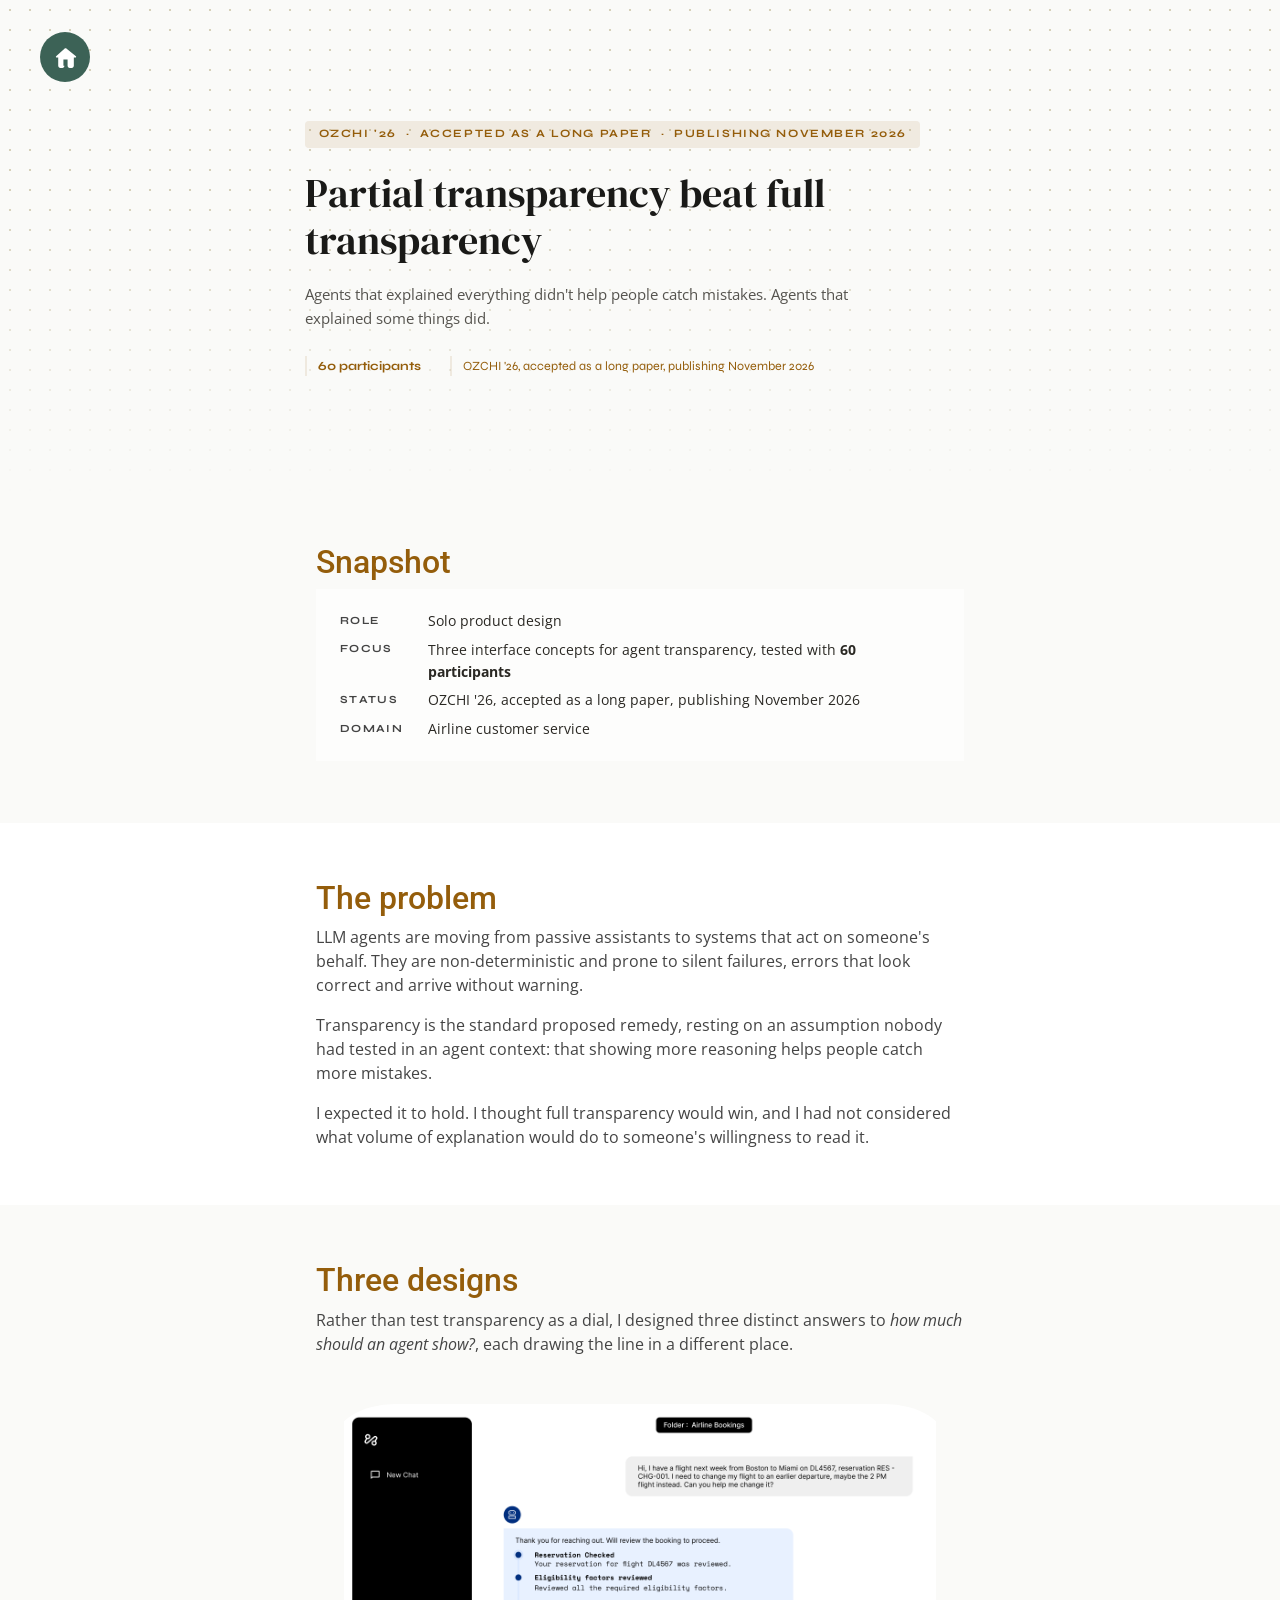
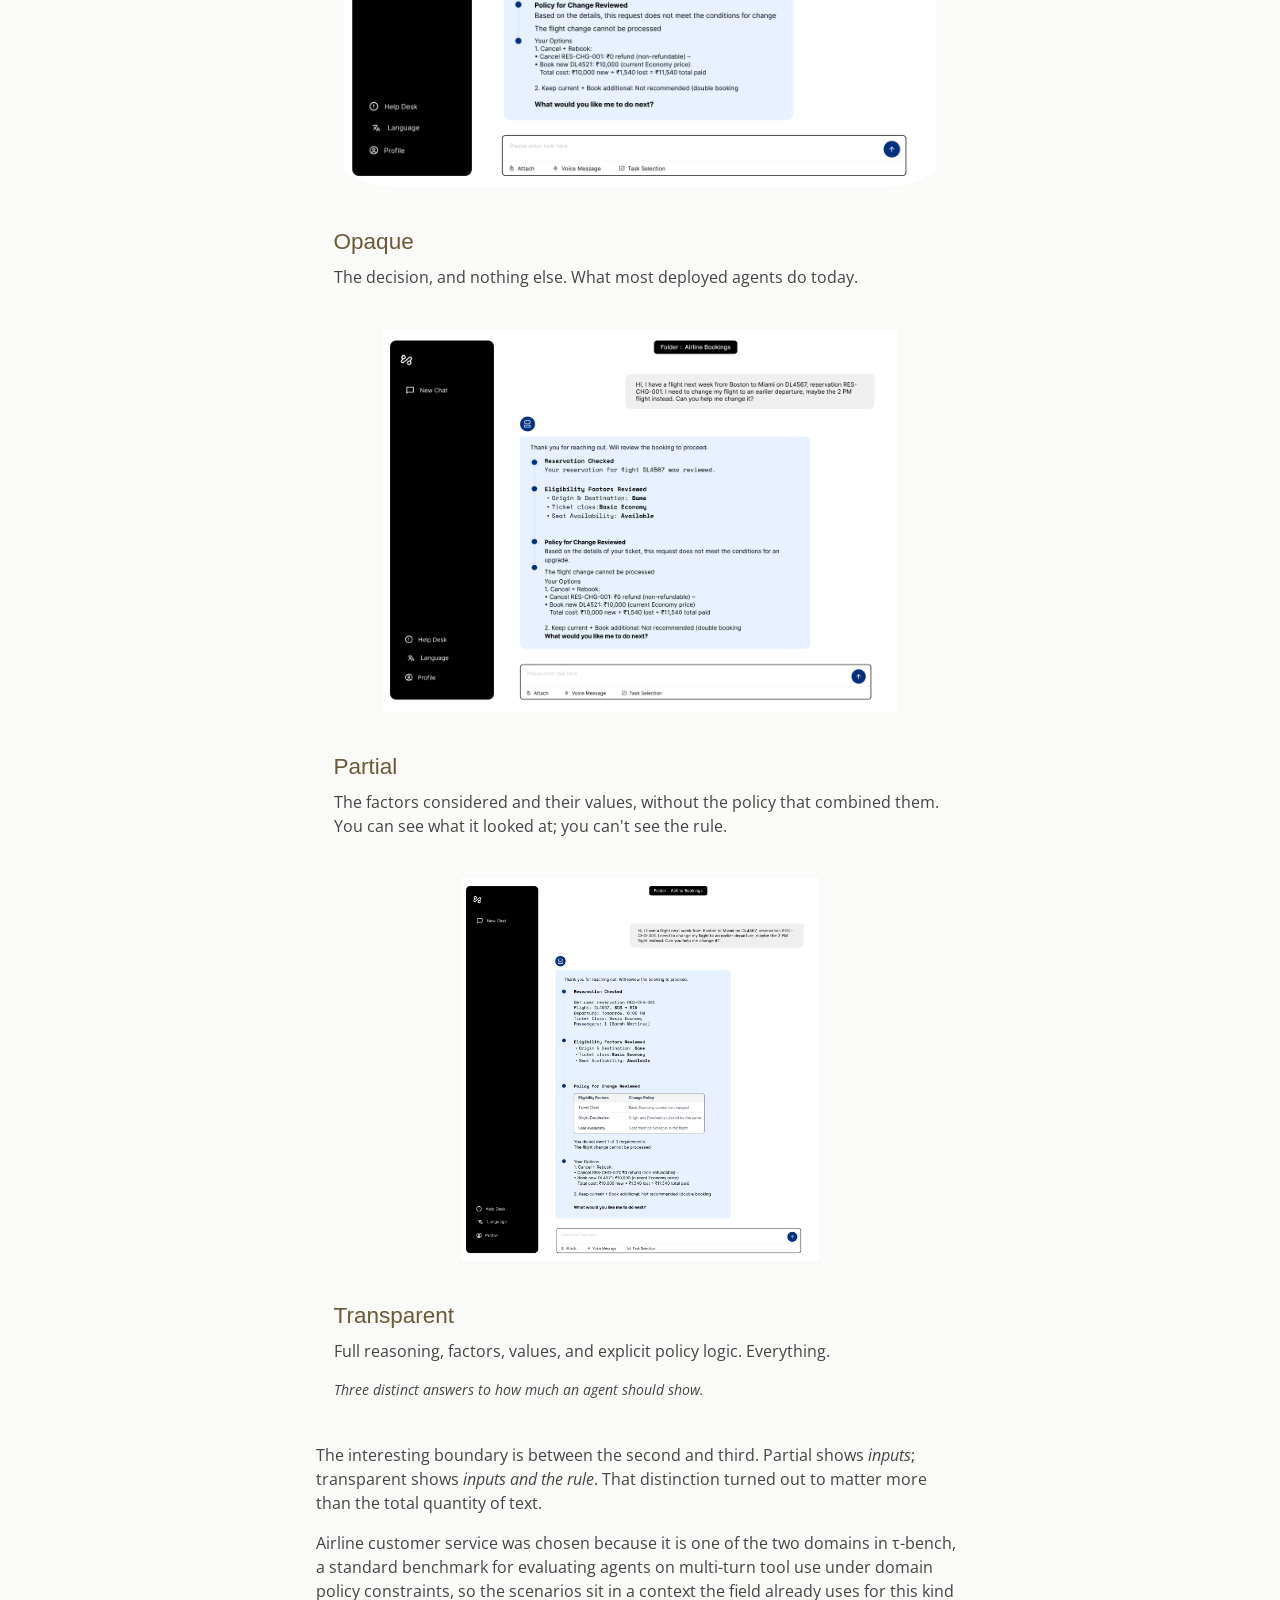
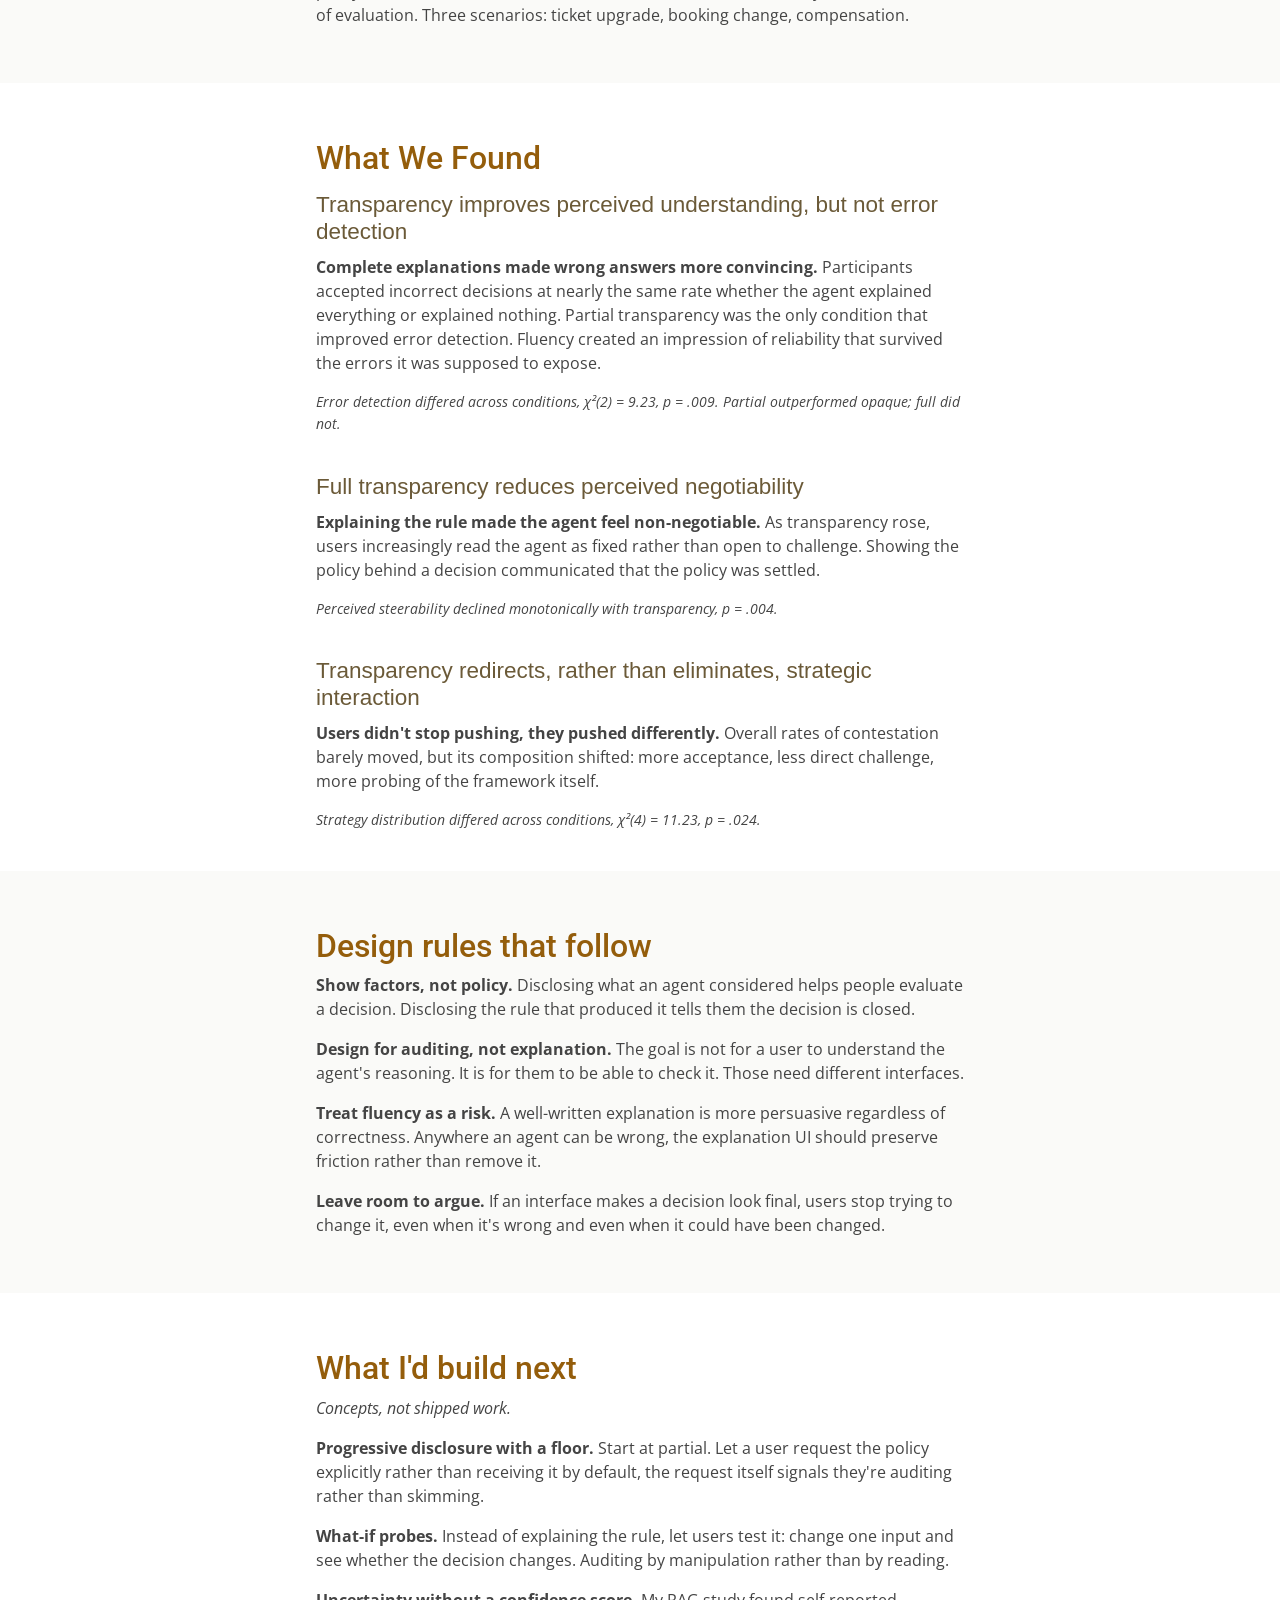
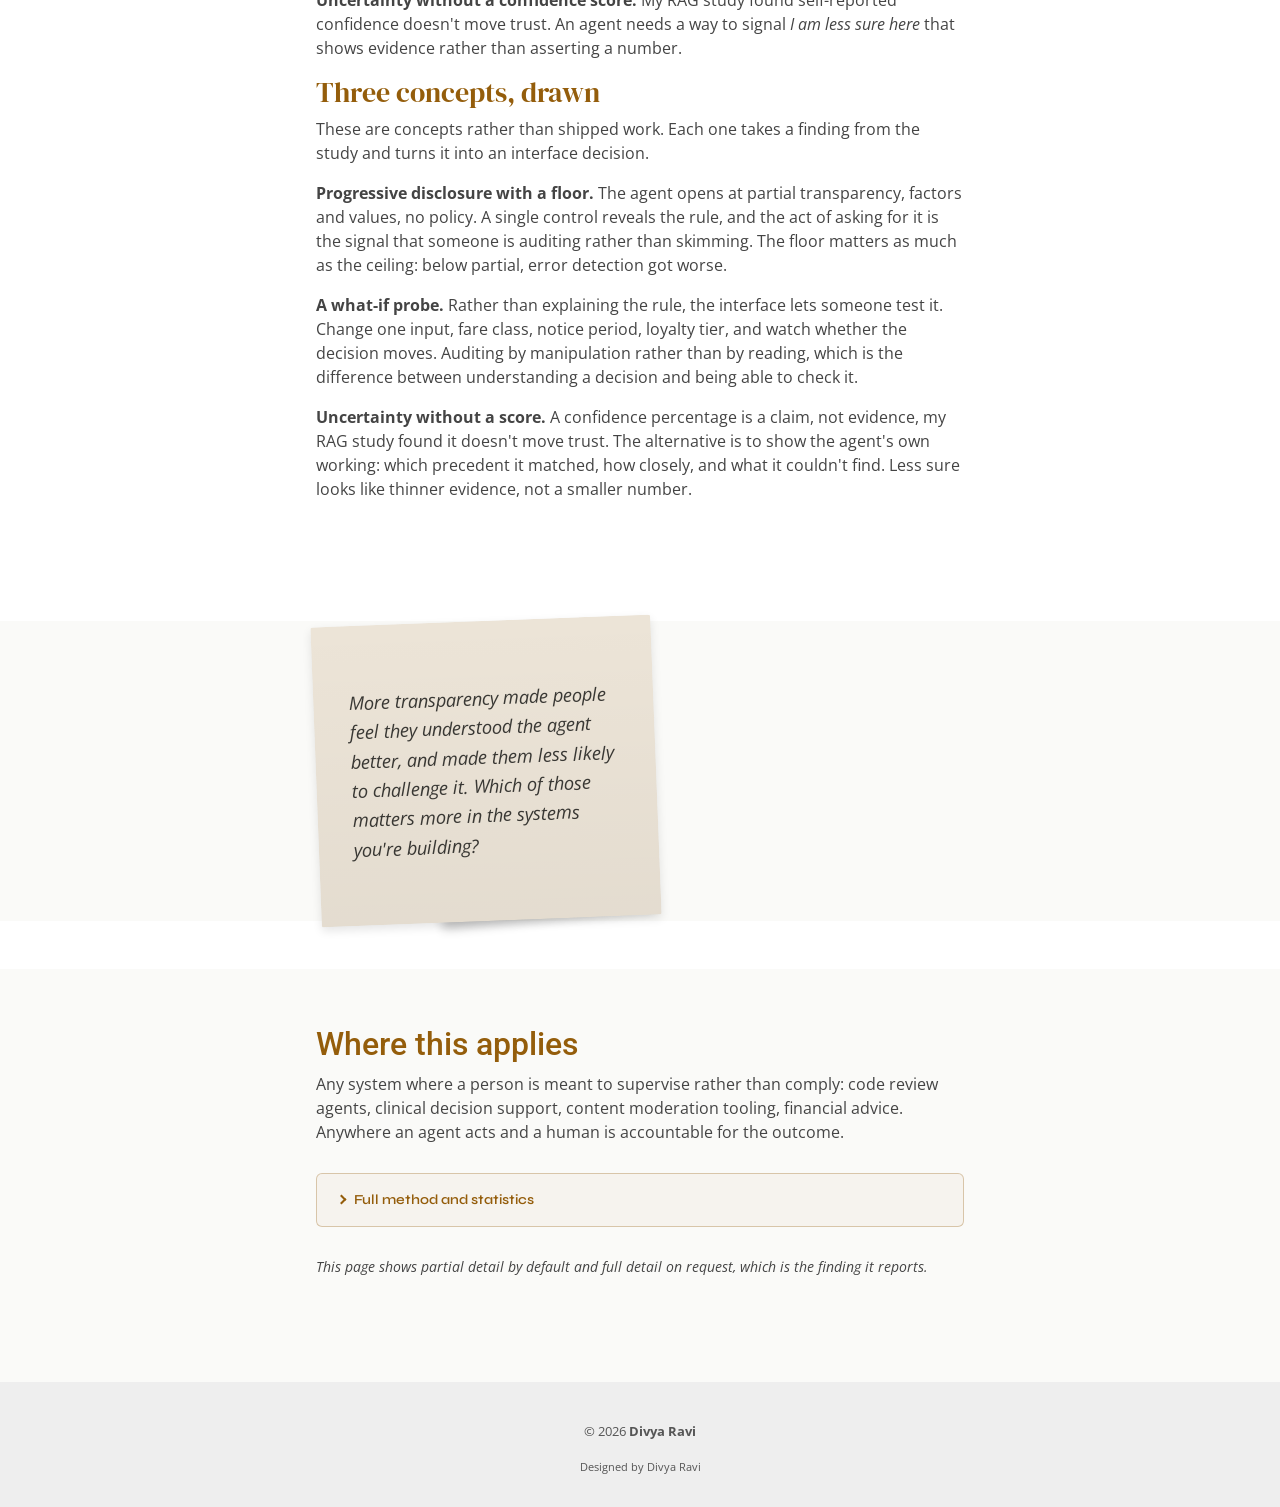
<file: ux-projects/Agentic_AI.html>
<!DOCTYPE html>
<html lang="en">

<head>
  <meta charset="utf-8">
  <meta content="width=device-width, initial-scale=1" name="viewport">

  <title>Seeing Inside AI Agents | Divya Ravi</title>
  <meta content="" name="description">
  <meta content="" name="keywords">

  <!-- Favicons -->
  <link href="assets/img/apple-touch-icon.png" rel="apple-touch-icon">

    <link rel="icon" href="data:,">

  <!-- Google Fonts -->
  <link href="https://fonts.googleapis.com/css?family=Open+Sans:300,300i,400,400i,600,600i,700,700i|Roboto:300,300i,400,400i,500,500i,600,600i,700,700i|Poppins:300,300i,400,400i,500,500i,600,600i,700,700i" rel="stylesheet">
  <link href="https://fonts.googleapis.com/css2?family=DM+Serif+Display:ital@0;1&family=Syne:wght@400;600;700;800&display=swap" rel="stylesheet">


  <!-- Runs before any CSS. Two jobs, both fail-safe:
       1. adds .js to <html> — [data-aos] hiding is gated on it, so if this
          script never runs every animated element renders visible.
       2. adds .preloader-seen on repeat visits in the same tab, so the
          preloader is never painted on internal navigation (no flash). -->
  <script>
    document.documentElement.className += ' js';
    try {
      if (sessionStorage.getItem('dr-preloader-shown')) {
        document.documentElement.className += ' preloader-seen';
      }
    } catch (e) { /* private mode / storage blocked — just show the preloader */ }
  </script>
  <!-- PATH: vendor CSS — Bootstrap 5, Bootstrap Icons, AOS (CDN; local vendor/ was absent) -->
  <link href="https://cdn.jsdelivr.net/npm/bootstrap@5.3.3/dist/css/bootstrap.min.css" rel="stylesheet">
  <link href="https://cdn.jsdelivr.net/npm/bootstrap-icons@1.11.3/font/bootstrap-icons.min.css" rel="stylesheet">
  <link href="https://cdn.jsdelivr.net/npm/aos@2.3.4/dist/aos.css" rel="stylesheet">
  <!-- PATH: main stylesheet -->
  <link href="assets/css/projectstyle.css" rel="stylesheet">
  <!-- PATH: shared case study styles — hero pattern (flow strip to follow) -->
  <link href="assets/css/case-study.css?v=5" rel="stylesheet">

  <script async src="https://www.googletagmanager.com/gtag/js?id=G-MVNYZ6Y0L4"></script>
  <script>
    window.dataLayer = window.dataLayer || [];
    function gtag(){dataLayer.push(arguments);}
    gtag('js', new Date());
    gtag('config', 'G-MVNYZ6Y0L4');
  </script>

  <style>
    /* ── Palette ── */
    :root {
      --mint:       #F6E3C4;
      --mint-mid:   #E3C68A;
      --mint-deep:  #B8862A;
      --green-dark: #945D0B;
      --green-ink:  #4A2F06;
      --white:      #ffffff;
      --off-white:  #f4fdf9;
      --text-body:  #3A2E1A;
      --text-muted: #6B5A38;
      --border:     #EFDFBE;
    }

    /* ── Global overrides (scoped) ── */
    body { background: var(--white); }

    /* ── Home button colour ── */
    .home-btn { background: rgba(13, 61, 46, 0.8); }
    .home-btn:hover { background: rgba(13, 61, 46, 0.95); }

    /* ── Section labels ── */
    .oz-label {
      font-family: 'Syne', sans-serif;
      font-size: 0.68rem;
      font-weight: 700;
      letter-spacing: 0.18em;
      text-transform: uppercase;
      color: var(--green-dark);
      border-bottom: 2px solid var(--mint);
      padding-bottom: 0.35rem;
      margin-bottom: 1.4rem;
      display: inline-block;
    }

    /* ── Abstract band ── */
    .oz-abstract {
      background: var(--off-white);
      border-left: 5px solid var(--mint-deep);
      padding: 2rem 2.4rem;
      border-radius: 0 10px 10px 0;
      margin: 2rem 0;
    }
    .oz-abstract p {
      font-size: 1rem;
      line-height: 1.85;
      color: var(--text-body);
      margin: 0;
    }

    /* ── Role pills ── */
    .role-list {
      display: flex;
      flex-wrap: wrap;
      gap: 0.6rem;
      padding: 0;
      list-style: none;
      margin: 0.5rem 0 0;
    }
    .role-list li {
      background: var(--mint);
      color: var(--green-ink);
      font-family: 'Syne', sans-serif;
      font-size: 0.8rem;
      font-weight: 600;
      padding: 0.35rem 0.9rem;
      border-radius: 20px;
    }

    /* ── Context band ── */
    .oz-context-band {
      background: var(--green-ink);
      width: 100%;
      padding: 3.5rem 0;
    }
    .oz-context-band h3 { color: var(--mint) !important; }
    .oz-context-band h4 { color: var(--mint-mid) !important; font-family: 'Syne', sans-serif !important; }
    .oz-context-band p.oz-context-band li { color: rgba(246, 227, 196,0.8) !important; line-height: 1.8; }

    /* ── Why it matters cards ── */
    .why-card {
      background: rgba(246, 227, 196,0.07);
      border: 1px solid rgba(246, 227, 196,0.18);
      border-top: 3px solid var(--mint-deep);
      border-radius: 0 0 10px 10px;
      padding: 1.4rem 1.6rem;
      height: 100%;
    }
    .why-card .why-num {
      font-family: 'Syne', sans-serif;
      font-size: 0.65rem;
      letter-spacing: 0.18em;
      color: var(--mint-deep);
      text-transform: uppercase;
      margin-bottom: 0.4rem;
    }
    .why-card h4 { color: var(--mint) !important; font-size: 0.9rem !important; font-weight: 700 !important; margin-bottom: 0.6rem; }
    .why-card p { font-size: 0.88rem !important; color: rgba(246, 227, 196,0.75) !important; margin: 0; }

    /* ── RQ callout ── */
    .rq-callout {
      background: var(--off-white);
      border-left: 4px solid var(--mint-deep);
      padding: 1.2rem 1.6rem;
      border-radius: 0 8px 8px 0;
      margin: 1rem 0 2rem;
    }
    .rq-callout p {
      margin: 0;
      font-size: 0.98rem;
      color: var(--green-ink);
      font-weight: 600;
      font-style: normal !important;
      line-height: 1.6;
    }

    /* ── Study Design section ── */
    .oz-study { background: #FDF9F0; width: 100%; }

    /* ── Condition cards ── */
    .condition-card {
      border-radius: 10px;
      padding: 1.5rem 1.8rem;
      margin-bottom: 1rem;
      border-left: 5px solid;
    }
    .condition-card.opaque      { background: #FDF9F0; border-color: #E3C68A; }
    .condition-card.partial     { background: #FBF4E8; border-color: #B8862A; }
    .condition-card.transparent { background: #F7EDD9; border-color: #945D0B; }
    .condition-card .cond-label {
      font-family: 'Syne', sans-serif;
      font-size: 0.68rem;
      letter-spacing: 0.14em;
      text-transform: uppercase;
      color: var(--green-dark);
      margin-bottom: 0.3rem;
    }
    /* Condition screenshots are LANDSCAPE WEB captures (§5.2). The container
       ratio matches the source, so nothing is cropped, letterboxed or forced
       into portrait. */
    .oz-condition-shot {
      display: block;
      width: 100%;
      aspect-ratio: 16 / 10;
      object-fit: contain;   /* was: cover — shows the whole image, no cropping */
      object-position: top;
      margin: 0;
      border-radius: 10%;
    }
    .condition-card h4 { color: var(--green-ink) !important; font-size: 0.95rem !important; font-weight: 700 !important; margin-bottom: 0.4rem; }
    .condition-card p { font-size: 0.88rem; color: var(--text-muted); margin: 0; }

    /* ── Findings section ── */
    .oz-findings { background: #f4fdf9; width: 100%; }

    /* ── Finding cards ── */
    .finding-card {
      border-radius: 10px;
      padding: 1.6rem 1.8rem;
      margin-bottom: 1.8rem;
    }
    .finding-card.fc-1 { background: #FAF3E6; border-left: 5px solid #B8862A; }
    .finding-card.fc-2 { background: #F5EBD7; border-left: 5px solid #A6741A; }
    .finding-card.fc-3 { background: #F0E4C8; border-left: 5px solid #945D0B; }

    .finding-label {
      font-family: 'Syne', sans-serif;
      font-size: 0.65rem;
      letter-spacing: 0.16em;
      font-weight: 700;
      text-transform: uppercase;
      color: var(--green-dark);
      opacity: 0.7;
      margin-bottom: 0.25rem;
    }
    .finding-card h4 {
      font-size: 1rem !important;
      font-weight: 700 !important;
      color: var(--green-ink) !important;
      margin-bottom: 0.7rem;
    }
    .stat-pill {
      display: inline-block;
      background: var(--white);
      border-radius: 20px;
      padding: 0.2rem 0.75rem;
      font-size: 0.8rem;
      font-weight: 700;
      margin-bottom: 0.7rem;
      color: var(--green-dark);
      box-shadow: 0 1px 4px rgba(0,0,0,0.08);
    }
    .finding-card ul { padding-left: 1.1rem; margin-bottom: 0; }
    .finding-card li { font-size: 0.92rem; color: var(--text-body); padding: 2px 0; line-height: 1.7; }

    /* ── Strategy grid ── */
    .strategy-grid {
      display: grid;
      grid-template-columns: repeat(3, 1fr);
      gap: 1rem;
      margin-top: 1rem;
    }
    @media (max-width: 768px) { .strategy-grid { grid-template-columns: 1fr; } }
    .strategy-card {
      background: var(--white);
      border: 1px solid var(--border);
      border-radius: 8px;
      padding: 1.2rem;
      text-align: center;
    }
    .strategy-pct {
      font-family: 'DM Serif Display', serif;
      font-size: 2rem;
      color: var(--green-dark);
      line-height: 1;
      display: block;
    }
    .strategy-change {
      font-family: 'Syne', sans-serif;
      font-size: 0.72rem;
      font-weight: 700;
      color: var(--mint-deep);
      letter-spacing: 0.08em;
    }
    .strategy-name {
      font-size: 0.82rem;
      color: var(--text-muted);
      margin-top: 0.3rem;
      font-weight: 600;
    }

    /* ── Implication box ── */
    .implication-box {
      background: var(--green-ink);
      border-radius: 10px;
      padding: 1.8rem 2.2rem;
      margin: 2rem 0 1rem;
    }
    .implication-box p {
      color: rgba(246, 227, 196,0.85);
      margin: 0;
      font-size: 0.97rem;
      line-height: 1.8;
    }
    .implication-box strong { color: var(--mint); }

    /* ── Design implications cards ── */
    .design-impl-card {
      background: var(--off-white);
      border: 1px solid var(--border);
      border-radius: 10px;
      padding: 1.4rem 1.6rem;
      margin-bottom: 1rem;
      display: flex;
      gap: 1rem;
      align-items: flex-start;
    }
    .design-impl-card .impl-icon {
      width: 36px;
      height: 36px;
      background: var(--mint);
      border-radius: 8px;
      display: flex;
      align-items: center;
      justify-content: center;
      flex-shrink: 0;
      font-size: 1rem;
    }
    .design-impl-card h5 {
      font-family: 'Syne', sans-serif;
      font-size: 0.88rem;
      font-weight: 700;
      color: var(--green-ink);
      margin-bottom: 0.3rem;
    }
    .design-impl-card p { font-size: 0.86rem; color: var(--text-muted); margin: 0; line-height: 1.65; }

    /* ── Reflection band ── */
    .oz-reflection {
      background: var(--mint);
      width: 100%;
    }
    .oz-reflection h3 { color: var(--green-ink) !important; }
    .oz-reflection p { color: var(--green-ink) !important; line-height: 1.8; }

    /* ── Publication band ── */
    .oz-pub {
      background: var(--green-ink);
      width: 100%;
    }
    .oz-pub h3 { color: var(--mint) !important; }
    .oz-pub p { color: rgba(246, 227, 196,0.8) !important; font-size: 0.9rem; line-height: 1.75; }
    .oz-pub a { color: var(--mint-mid) !important; }

    /* ── Global text ── */
    .text-with-margins p.text-with-margins li { line-height: 1.8; color: var(--text-body); }
    .text-with-margins h3 { color: var(--green-ink); font-family: 'DM Serif Display', serif; font-weight: 400; }
    .text-with-margins h4 { color: var(--text-muted) !important; }

    /* ── Responsive ── */
    @media (max-width: 768px) {
    }

    /* ── Agentic AI — page accent. The ONLY per-page hero
       declaration. Everything else is in case-study.css.
       amber, darkened from #B4720E · verified >=4.5:1 as text on #FAFAF8 ── */
    .ozchi-hero { --hero-accent: #945D0B; }
  
    /* Page accent on <body> so h2/h3 and the drop-cap can reach it. */
    body { --hero-accent: #945D0B; }
  </style>
</head>

<body>

  <a href="../index.html" class="home-btn" aria-label="Back to Home">
    <svg viewBox="0 0 24 24" class="home-icon">
      <path d="M10 20v-6h4v6c0 1.1.9 2 2 2h2c1.1 0 2-.9 2-2v-8h1.55c.66 0 .99-.8.47-1.27L13.12 3.52c-.6-.56-1.53-.56-2.12 0L2.98 10.73c-.52.47-.19 1.27.47 1.27H5v8c0 1.1.9 2 2 2h2c1.1 0 2-.9 2-2z"/>
    </svg>
  </a>

  <!-- ── HERO ── -->
  <div class="project-hero ozchi-hero">
    <div class="container">
      <div class="text-with-margins">
        <span class="badge-type">OZCHI '26 &nbsp;·&nbsp; Accepted as a long paper &nbsp;·&nbsp; Publishing November 2026</span>
        <h1>Partial transparency beat full transparency</h1>
        <p class="hero-sub">Agents that explained everything didn't help people catch mistakes. Agents that explained some things did.</p>
        <div class="meta-row">
          <div class="meta-chip"><b>60 participants</b></div>
          <div class="meta-chip">OZCHI '26, accepted as a long paper, publishing November 2026</div>
        
        </div>
      </div>
    </div>
  </div>

  <main id="main">
    <!-- ══ Snapshot ══ -->
    <div class="frame-bg" style="background:#FAFAF8; width:100%;">
      <div class="container padding" style="padding-top:3rem;" data-aos="fade-up">
        <div class="text-with-margins">
          <h2>Snapshot</h2>
          <dl class="cs-snapshot">
            <dt>Role</dt>   <dd>Solo product design</dd>
            <dt>Focus</dt>  <dd>Three interface concepts for agent transparency, tested with <b>60 participants</b></dd>
            <dt>Status</dt> <dd>OZCHI '26, accepted as a long paper, publishing November 2026</dd>
            <dt>Domain</dt> <dd>Airline customer service</dd>
          </dl>
        </div>
      </div>
    </div>

    <!-- ══ The problem ══ -->
    <div class="frame-bg" style="background:#FFFFFF; width:100%;">
      <div class="container padding" style="padding-top:3.5rem;" data-aos="fade-up">
        <div class="text-with-margins">
          <h2>The problem</h2>
          <p>LLM agents are moving from passive assistants to systems that act on someone's behalf. They are non-deterministic and prone to silent failures, errors that look correct and arrive without warning.</p>
          <p>Transparency is the standard proposed remedy, resting on an assumption nobody had tested in an agent context: that showing more reasoning helps people catch more mistakes.</p>
          <p>I expected it to hold. I thought full transparency would win, and I had not considered what volume of explanation would do to someone's willingness to read it.</p>
        </div>
      </div>
    </div>

    <!-- ══ Three designs — the condition screenshots live here ══ -->
    <div class="frame-bg" style="background:#FAFAF8; width:100%;">
      <div class="container padding" style="padding-top:3.5rem;" data-aos="fade-up">
        <div class="text-with-margins">
          <h2>Three designs</h2>
          <p>Rather than test transparency as a dial, I designed three distinct answers to <em>how much should an agent show?</em>, each drawing the line in a different place.</p>

          <div class="fs-framed" style="margin-top:1.6rem;">
            <div class="row">
              <div class="col-12 mb-4">
                <button type="button" class="cs-expandable"><img src="./assets/img/Agentic/Opaque.png" class="oz-condition-shot" alt="Opaque agent interface, decision only, no reasoning shown" data-aos="zoom-in" loading="lazy"></button>
                <br>  
                <h4 style="margin-top:0.7rem;">Opaque</h4>
                    <p>The decision, and nothing else. What most deployed agents do today.</p>
              </div>
              <div class="col-12 mb-4">
                <button type="button" class="cs-expandable"><img src="./assets/img/Agentic/Partial.png" class="oz-condition-shot" alt="Partial agent interface, factors and values shown, policy withheld" data-aos="zoom-in" loading="lazy"></button>
                <br>  
                <h4 style="margin-top:0.7rem;">Partial</h4>
                    <p>The factors considered and their values, without the policy that combined them. You can see what it looked at; you can't see the rule.</p>
              </div>
               <div class="col-12 mb-4">
                <button type="button" class="cs-expandable"><img src="./assets/img/Agentic/Transparent.png" class="oz-condition-shot" alt="Transparent agent interface, full reasoning and explicit policy logic" data-aos="zoom-in" loading="lazy"></button>
                <br>  
                <h4 style="margin-top:0.7rem;">Transparent</h4>
                    <p>Full reasoning, factors, values, and explicit policy logic. Everything.</p>

                    <p class="cs-caption">Three distinct answers to how much an agent should show.</p>
              </div>
               
          </div>
             
          </div>

          <p>The interesting boundary is between the second and third. Partial shows <em>inputs</em>; transparent shows <em>inputs and the rule</em>. That distinction turned out to matter more than the total quantity of text.</p>
          <p>Airline customer service was chosen because it is one of the two domains in &tau;-bench, a standard benchmark for evaluating agents on multi-turn tool use under domain policy constraints, so the scenarios sit in a context the field already uses for this kind of evaluation. Three scenarios: ticket upgrade, booking change, compensation.</p>
        </div>
      </div>
    </div>

    <!-- ══ What We Found ══ -->
    <div class="frame-bg" style="background:#FFFFFF; width:100%;">
      <div class="container padding" style="padding-top:3.5rem;" data-aos="fade-up">
        <div class="text-with-margins">
          <h2>What We Found</h2>

          <h4>Transparency improves perceived understanding, but not error detection</h4>
          <p><strong>Complete explanations made wrong answers more convincing.</strong> Participants accepted incorrect decisions at nearly the same rate whether the agent explained everything or explained nothing. Partial transparency was the only condition that improved error detection. Fluency created an impression of reliability that survived the errors it was supposed to expose.</p>
          <p class="cs-caption">Error detection differed across conditions, χ²(2) = 9.23, p = .009. Partial outperformed opaque; full did not.</p>

          <h4 style="margin-top:2rem;">Full transparency reduces perceived negotiability</h4>
          <p><strong>Explaining the rule made the agent feel non-negotiable.</strong> As transparency rose, users increasingly read the agent as fixed rather than open to challenge. Showing the policy behind a decision communicated that the policy was settled.</p>
          <p class="cs-caption">Perceived steerability declined monotonically with transparency, p = .004.</p>

          <h4 style="margin-top:2rem;">Transparency redirects, rather than eliminates, strategic interaction</h4>
          <p><strong>Users didn't stop pushing, they pushed differently.</strong> Overall rates of contestation barely moved, but its composition shifted: more acceptance, less direct challenge, more probing of the framework itself.</p>
          <p class="cs-caption">Strategy distribution differed across conditions, χ²(4) = 11.23, p = .024.</p>
        </div>
      </div>
    </div>

    <!-- ══ Design rules that follow ══ -->
    <div class="frame-bg" style="background:#FAFAF8; width:100%;">
      <div class="container padding" style="padding-top:3.5rem;" data-aos="fade-up">
        <div class="text-with-margins">
          <h2>Design rules that follow</h2>
          <p><strong>Show factors, not policy.</strong> Disclosing what an agent considered helps people evaluate a decision. Disclosing the rule that produced it tells them the decision is closed.</p>
          <p><strong>Design for auditing, not explanation.</strong> The goal is not for a user to understand the agent's reasoning. It is for them to be able to check it. Those need different interfaces.</p>
          <p><strong>Treat fluency as a risk.</strong> A well-written explanation is more persuasive regardless of correctness. Anywhere an agent can be wrong, the explanation UI should preserve friction rather than remove it.</p>
          <p><strong>Leave room to argue.</strong> If an interface makes a decision look final, users stop trying to change it, even when it's wrong and even when it could have been changed.</p>
        </div>
      </div>
    </div>

    <!-- ══ What I'd build next ══ -->
    <div class="frame-bg" style="background:#FFFFFF; width:100%;">
      <div class="container padding" style="padding-top:3.5rem;" data-aos="fade-up">
        <div class="text-with-margins">
          <h2>What I'd build next</h2>
          <p><em>Concepts, not shipped work.</em></p>
          <p><strong>Progressive disclosure with a floor.</strong> Start at partial. Let a user request the policy explicitly rather than receiving it by default, the request itself signals they're auditing rather than skimming.</p>
          <p><strong>What-if probes.</strong> Instead of explaining the rule, let users test it: change one input and see whether the decision changes. Auditing by manipulation rather than by reading.</p>
          <p><strong>Uncertainty without a confidence score.</strong> My RAG study found self-reported confidence doesn't move trust. An agent needs a way to signal <em>I am less sure here</em> that shows evidence rather than asserting a number.</p>

          <h3>Three concepts, drawn</h3>
          <p>These are concepts rather than shipped work. Each one takes a finding from the study and turns it into an interface decision.</p>
          <p><strong>Progressive disclosure with a floor.</strong> The agent opens at partial transparency, factors and values, no policy. A single control reveals the rule, and the act of asking for it is the signal that someone is auditing rather than skimming. The floor matters as much as the ceiling: below partial, error detection got worse.</p>
          <p><strong>A what-if probe.</strong> Rather than explaining the rule, the interface lets someone test it. Change one input, fare class, notice period, loyalty tier, and watch whether the decision moves. Auditing by manipulation rather than by reading, which is the difference between understanding a decision and being able to check it.</p>
          <p><strong>Uncertainty without a score.</strong> A confidence percentage is a claim, not evidence, my RAG study found it doesn't move trust. The alternative is to show the agent's own working: which precedent it matched, how closely, and what it couldn't find. Less sure looks like thinner evidence, not a smaller number.</p>

          <!-- PENDING ASSETS: these three sketches are grey stubs. Remove the
               .pending-assets class below to reveal this group once the real
               images are in assets/img/agentic_sketch_1..3.png. -->
          <div class="fs-framed pending-assets" style="margin-top:1.6rem;">
            <div class="row">
              <div class="col-md-4 mb-4">
                <button type="button" class="cs-expandable"><img src="./assets/img/agentic_sketch_1.png" class="oz-condition-shot" alt="PLACEHOLDER, sketch: progressive disclosure with a floor" data-aos="zoom-in" loading="lazy"></button>
                <span class="cs-state-label">Progressive disclosure with a floor</span>
              </div>
              <div class="col-md-4 mb-4">
                <button type="button" class="cs-expandable"><img src="./assets/img/agentic_sketch_2.png" class="oz-condition-shot" alt="PLACEHOLDER, sketch: what-if probe" data-aos="zoom-in" loading="lazy"></button>
                <span class="cs-state-label">A what-if probe</span>
              </div>
              <div class="col-md-4 mb-4">
                <button type="button" class="cs-expandable"><img src="./assets/img/agentic_sketch_3.png" class="oz-condition-shot" alt="PLACEHOLDER, sketch: uncertainty without a score" data-aos="zoom-in" loading="lazy"></button>
                <span class="cs-state-label">Uncertainty without a score</span>
              </div>
            </div>
            <p class="cs-caption">Three concepts, drawn. Each takes a finding from the study and turns it into an interface decision.</p>
          </div>
        </div>
      </div>
    </div>

    <!-- Closing question, set as a note. -->
    <div class="frame-bg" style="background:#FAFAF8; width:100%;">
      <div class="container padding" style="padding-top:0; padding-bottom:0;" data-aos="fade-up">
        <div class="text-with-margins">
          <div class="cs-note">
            <p>More transparency made people feel they understood the agent better, and made them less likely to challenge it. Which of those matters more in the systems you're building?</p>
          </div>
        </div>
      </div>
    </div>

    <!-- ══ Where this applies  +  statistics drawer  +  closing line ══ -->
    <div class="frame-bg" style="background:#FAFAF8; width:100%; padding-bottom:4rem;">
      <div class="container padding" style="padding-top:3.5rem;" data-aos="fade-up">
        <div class="text-with-margins">
          <h2>Where this applies</h2>
          <p>Any system where a person is meant to supervise rather than comply: code review agents, clinical decision support, content moderation tooling, financial advice. Anywhere an agent acts and a human is accountable for the outcome.</p>

          <details class="cs-drawer">
            <summary>Full method and statistics</summary>
            <div class="cs-drawer__body">
              <p>Within-subjects design, 60 participants with prior chatbot experience, recruited through professional networks. Three airline scenarios under three transparency conditions, order counterbalanced by Latin square.</p>
              <p>Responses were scripted rather than live-generated, giving precise control over correctness and explanation quality at the cost of some ecological validity.</p>
              <p>Error detection: χ²(2) = 9.23, p = .009. Partial vs. opaque Z = 110.50, p = .002, r = 0.43. Full vs. opaque p = .385.<br>
              Steerability: χ²(2) = 7.46, p = .024. Opaque M = 3.89, transparent M = 3.26. Z = 142.50, p = .004, r = 0.40.<br>
              Strategy: χ²(4) = 11.23, p = .024, Cramér's V = 0.24. Adversarial rates p = .281. Acceptance +15%.</p>
              <p>Divya Ravi. 2026. <em>Seeing Inside AI Agents: How Transparency Shapes Human-Agent Interactions.</em> OZCHI '26.</p>
            </div>
          </details>
          <p class="cs-caption">This page shows partial detail by default and full detail on request, which is the finding it reports.</p>

        </div>
      </div>
    </div>

  </main>

  <!-- ── Footer ── -->
  <footer id="footer">
    <div class="container">
      <div class="credits">
        <div class="copyright">
          <p>&copy; <script>document.write(new Date().getFullYear())</script><strong> Divya Ravi</strong></p>
          <a style="font-size: smaller;">Designed by Divya Ravi</a>
        </div>
      </div>
    </div>
  </footer>

  <div id="preloader" aria-hidden="true"></div>
  <a href="#" class="back-to-top d-flex align-items-center justify-content-center"><i class="bi bi-arrow-up-short"></i></a>

  <!-- PATH: vendor JS — Bootstrap 5 bundle + AOS (CDN) -->
  <script src="https://cdn.jsdelivr.net/npm/bootstrap@5.3.3/dist/js/bootstrap.bundle.min.js"></script>
  <script src="https://cdn.jsdelivr.net/npm/aos@2.3.4/dist/aos.js"></script>
  <!-- PATH: flow strip + group frames (shared) -->
  <script src="assets/js/flow-strip.js?v=5"></script>

  <script src="assets/js/main.js"></script>

</body>
</html>
</file>
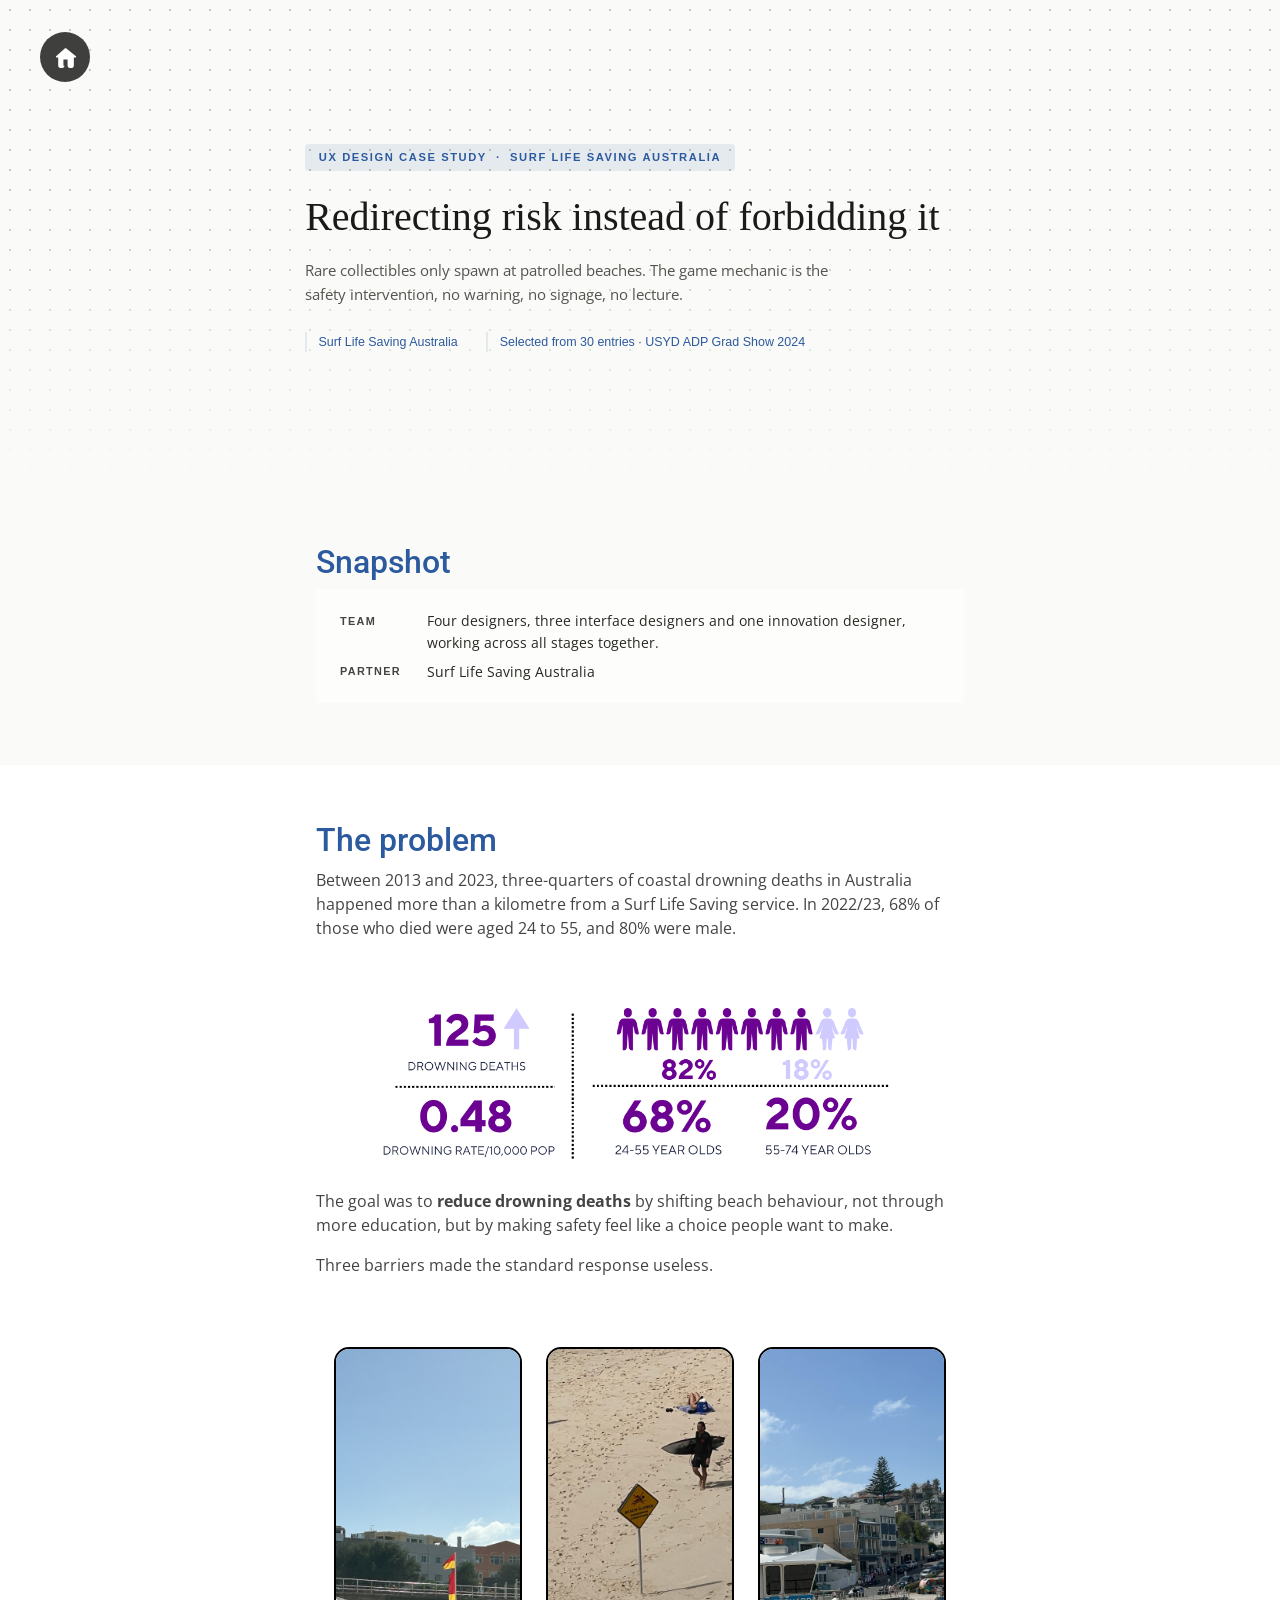
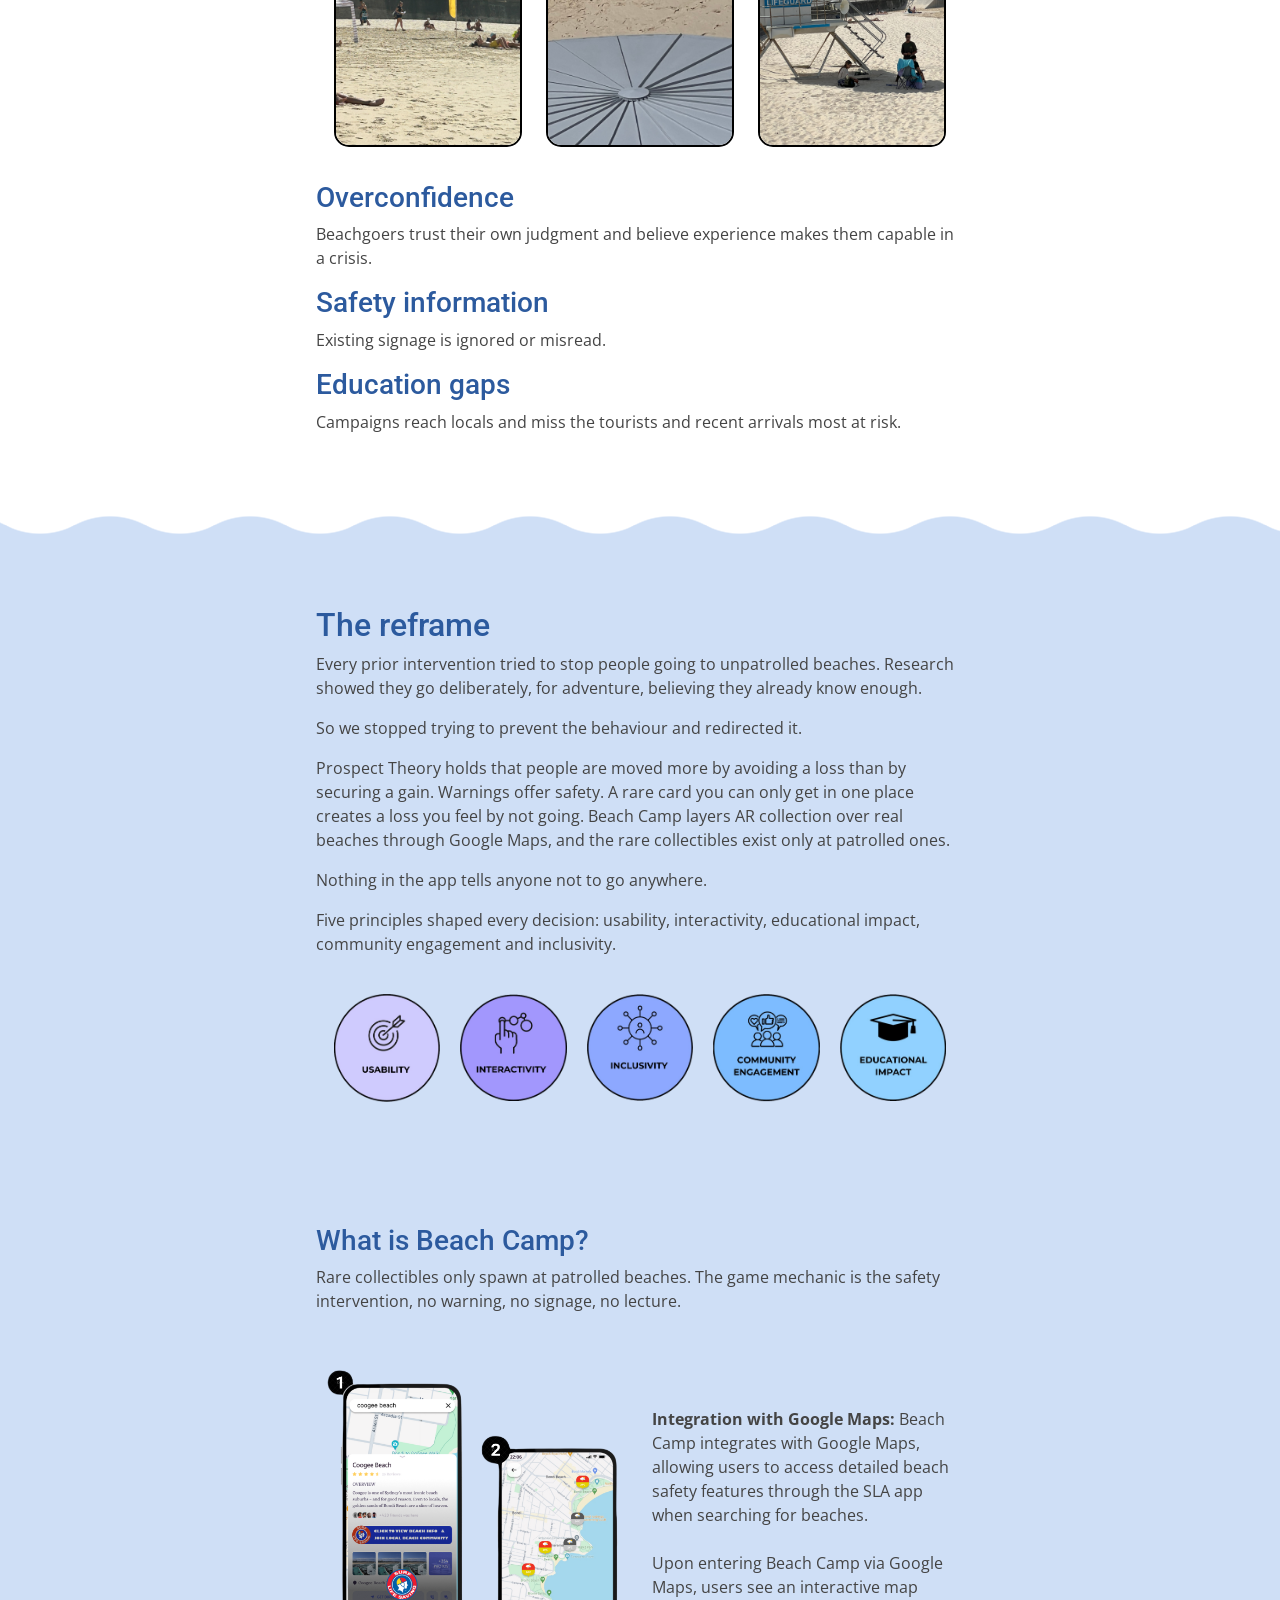
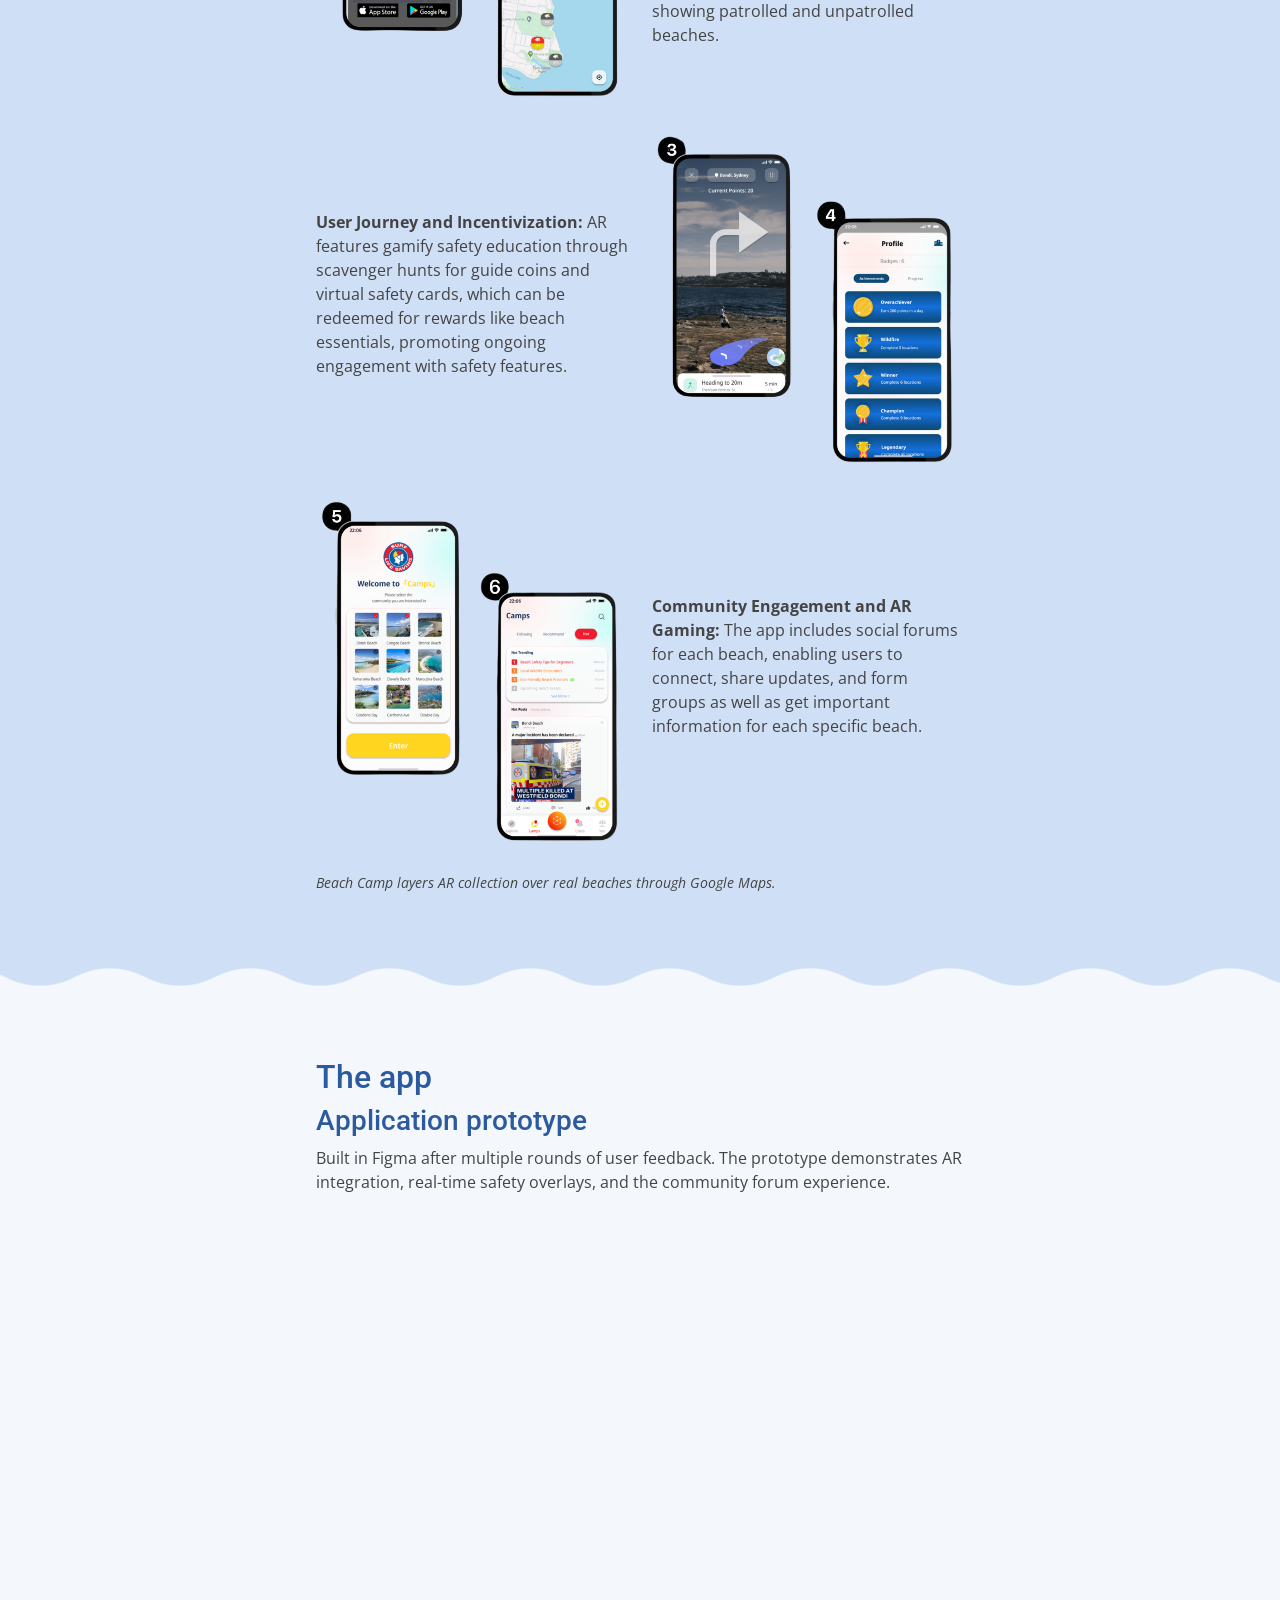
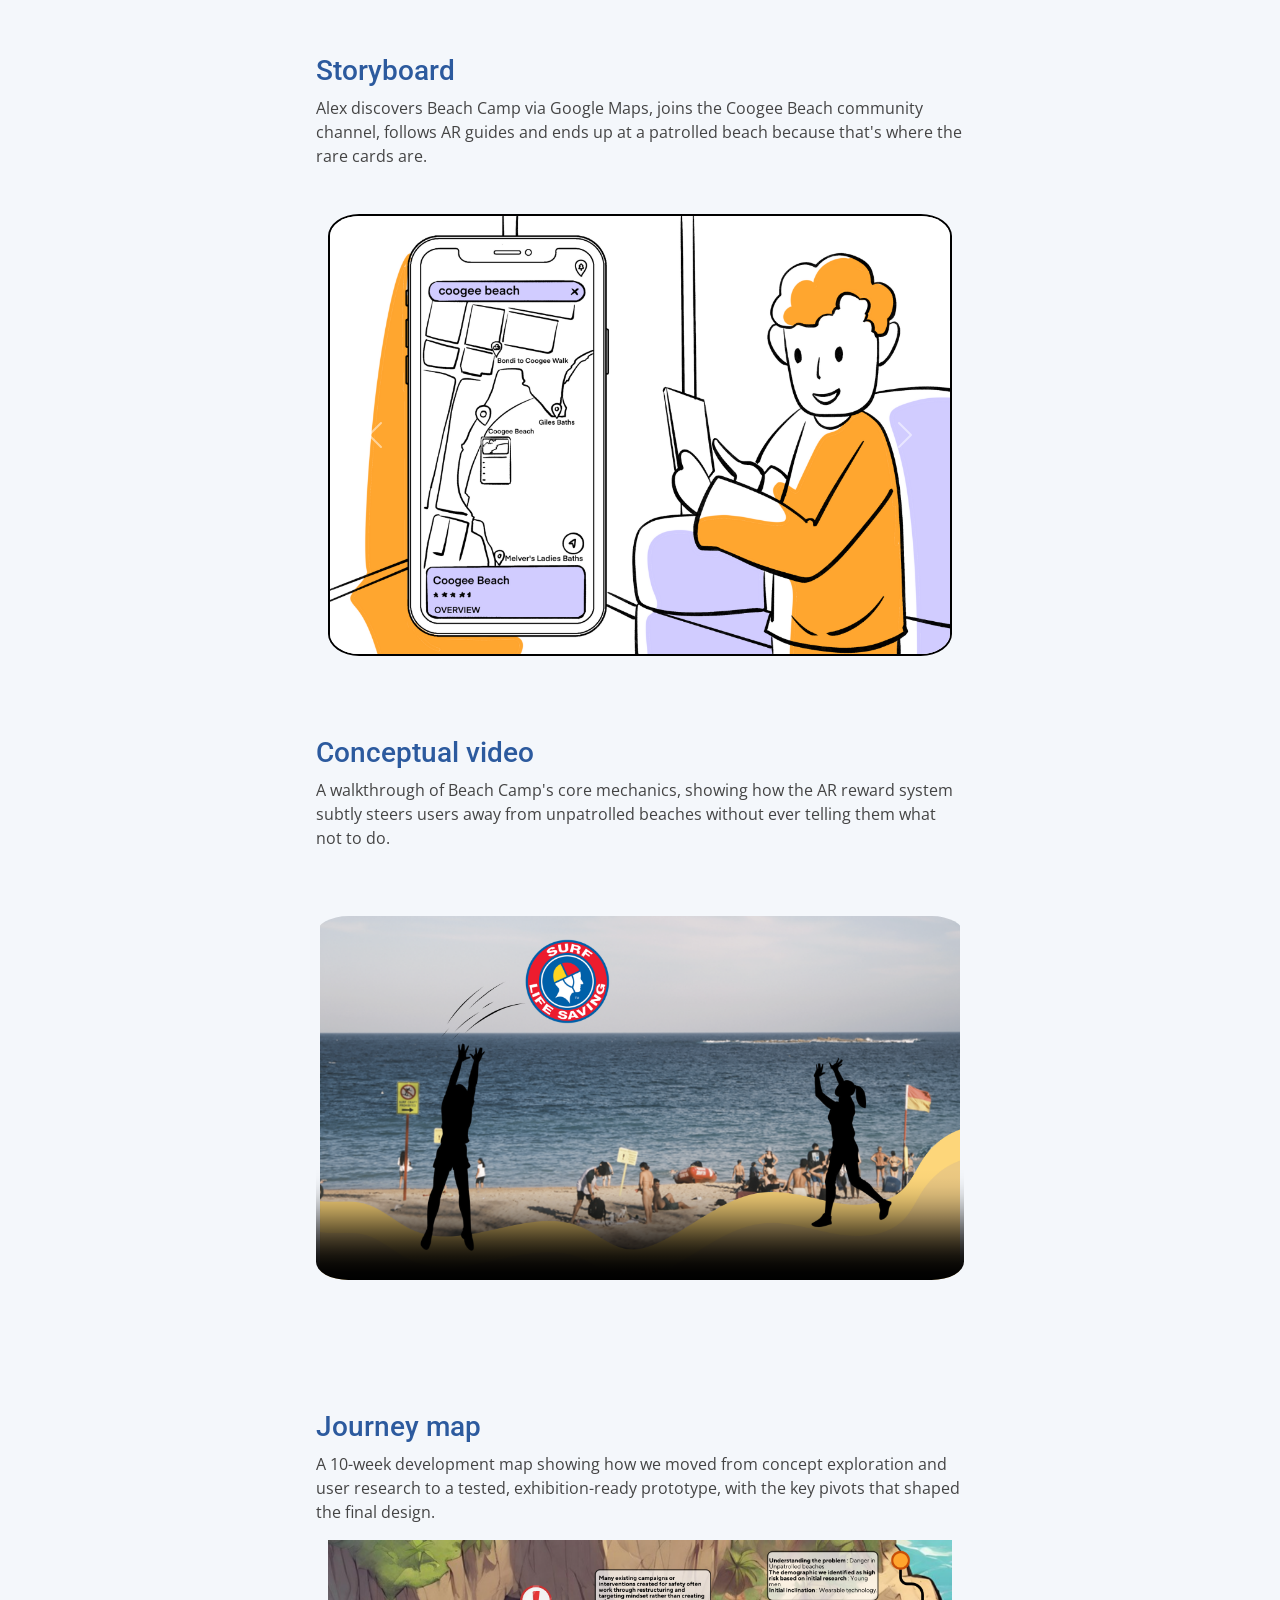
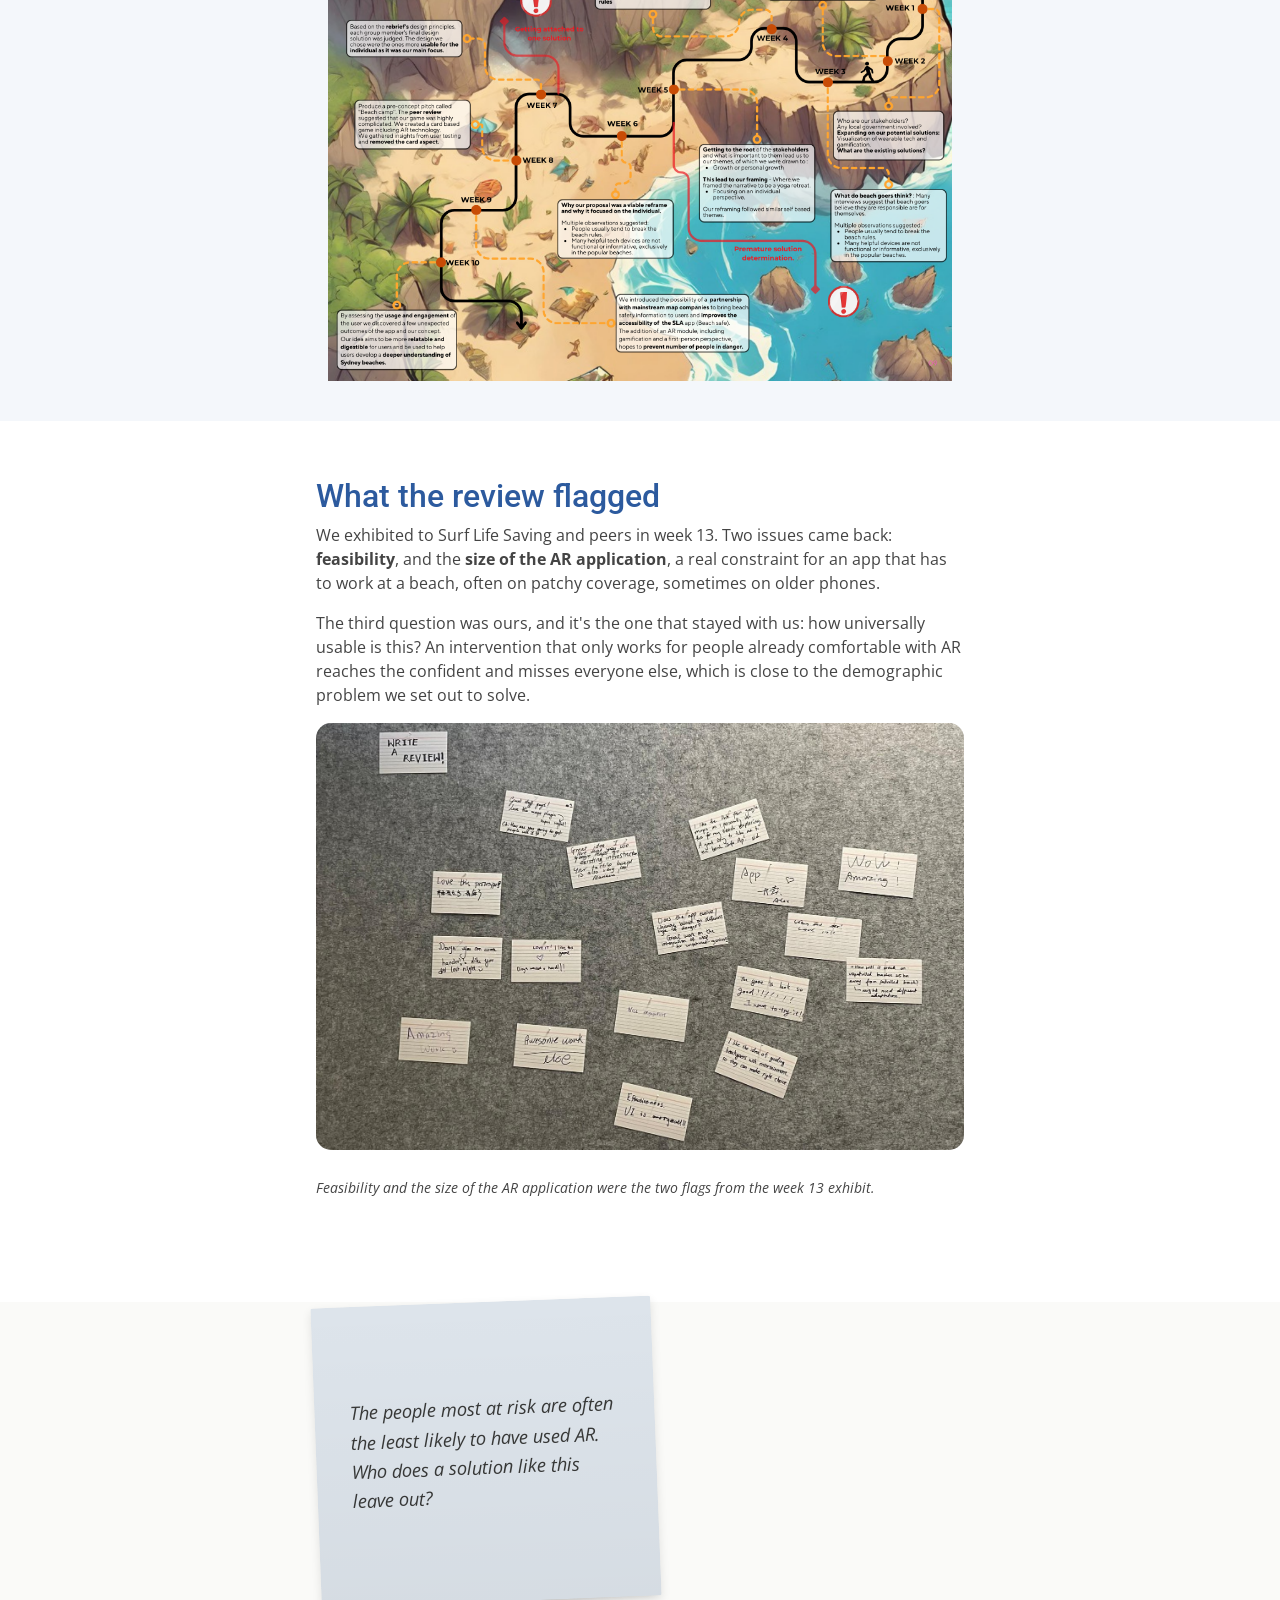
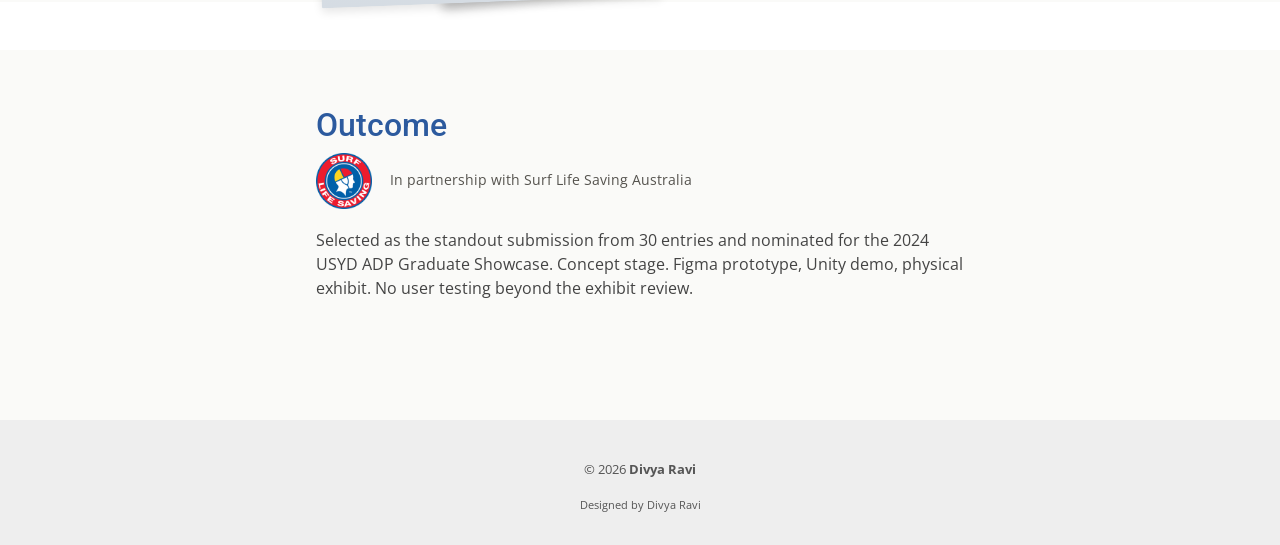
<file: ux-projects/beachcamp_project.html>
<!DOCTYPE html>
<html lang="en">

<head>
  <meta charset="utf-8">
  <meta content="width=device-width, initial-scale=1" name="viewport">

  <title>Beach Camp | Divya Ravi</title>
  <meta content="" name="description">
  <meta content="" name="keywords">
  
  <!-- Favicons -->
  <link href="assets/img/apple-touch-icon.png" rel="apple-touch-icon"> 

  <link rel="icon" href="data:,">

  <!-- Google Fonts -->
  <link href="https://fonts.googleapis.com/css?family=Open+Sans:300,300i,400,400i,600,600i,700,700i|Roboto:300,300i,400,400i,500,500i,600,600i,700,700i|Poppins:300,300i,400,400i,500,500i,600,600i,700,700i" rel="stylesheet">


  <!-- Runs before any CSS. Two jobs, both fail-safe:
       1. adds .js to <html> — [data-aos] hiding is gated on it, so if this
          script never runs every animated element renders visible.
       2. adds .preloader-seen on repeat visits in the same tab, so the
          preloader is never painted on internal navigation (no flash). -->
  <script>
    document.documentElement.className += ' js';
    try {
      if (sessionStorage.getItem('dr-preloader-shown')) {
        document.documentElement.className += ' preloader-seen';
      }
    } catch (e) { /* private mode / storage blocked — just show the preloader */ }
  </script>
  <!-- PATH: vendor CSS — Bootstrap 5, Bootstrap Icons, AOS (CDN; local vendor/ was absent) -->
  <link href="https://cdn.jsdelivr.net/npm/bootstrap@5.3.3/dist/css/bootstrap.min.css" rel="stylesheet">
  <link href="https://cdn.jsdelivr.net/npm/bootstrap-icons@1.11.3/font/bootstrap-icons.min.css" rel="stylesheet">
  <link href="https://cdn.jsdelivr.net/npm/aos@2.3.4/dist/aos.css" rel="stylesheet">
  <!-- PATH: main stylesheet -->
  <link href="assets/css/projectstyle.css" rel="stylesheet">
  <!-- PATH: shared case study styles — hero pattern (flow strip to follow) -->
  <link href="assets/css/case-study.css?v=5" rel="stylesheet">
<style>
  .sizing{
    width: 30vw;
  }

  @media (max-width: 500px) {
  .sizing{
    width: 75vw; /* Make the card take the full viewport width */
  }
}

.project-tag {
  display: inline-block;
  background-color: #DCE7F5;  /* blue family (was yellow #DCE7F5) */
  padding: 8px 18px;
  border-radius: 999px;
  font-size: 13px;
  font-weight: 600;
  color: #1B3A63;
  margin-top: 10px;
  letter-spacing: 0.3px;
}

    /* ── Beach Camp — page accent. The ONLY per-page hero
       declaration. Everything else is in case-study.css.
       coral, darkened from #2C5A9E · verified >=4.5:1 as text on #FAFAF8 ── */
    .beach-hero { --hero-accent: #2C5A9E; }
  
    /* Page accent on <body> so h2/h3 and the drop-cap can reach it. */
    body { --hero-accent: #2C5A9E; }
  </style>

  <script async src="https://www.googletagmanager.com/gtag/js?id=G-MVNYZ6Y0L4"></script>
<script>
  window.dataLayer = window.dataLayer || [];
  function gtag(){dataLayer.push(arguments);}
  gtag('js', new Date());

  gtag('config', 'G-MVNYZ6Y0L4');
</script>
  
</head>

<body>

  
  <a href="../index.html" class="home-btn" aria-label="Back to Home">
  <svg viewBox="0 0 24 24" class="home-icon">
    <path d="M10 20v-6h4v6c0 1.1.9 2 2 2h2c1.1 0 
    2-.9 2-2v-8h1.55c.66 0 .99-.8.47-1.27L13.12 
    3.52c-.6-.56-1.53-.56-2.12 0L2.98 10.73c-.52.47-.19 
    1.27.47 1.27H5v8c0 1.1.9 2 2 2h2c1.1 0 
    2-.9 2-2z"/>
  </svg>
</a>

   <!-- Header 
   <header id="header" class="d-flex align-items-center">
    <div class="container d-flex align-items-center justify-content-between">

      <div class="logo">
        <a href="../index.html"><img src="assets/img/logo.png" alt="" class="img-fluid"></a>
      </div>

      <nav id="navbar" class="navbar">
        <!--<ul>
          <li><a class="nav-link scrollto active" href="../index.html">Projects</a></li>
          <li><a class="nav-link scrollto" href="../AboutMe.html">About</a></li>

        </ul>
        <i class="bi bi-list mobile-nav-toggle"></i>
      </nav> 

    </div>
    
  </header><!-- End Header -->
  
  


  
  <main id="main">

<div class="project-hero beach-hero">
  <div class="container">
    <div class="text-with-margins">

      <span class="badge-type">UX Design Case Study &nbsp;·&nbsp; Surf Life Saving Australia</span>

      <h1>Redirecting risk instead of forbidding it</h1>

      <p class="hero-sub">Rare collectibles only spawn at patrolled beaches. The game mechanic is the safety intervention, no warning, no signage, no lecture.</p>

      <div class="meta-row">
        <div class="meta-chip">Surf Life Saving Australia</div>
        <div class="meta-chip">Selected from 30 entries &middot; USYD ADP Grad Show 2024</div>
      
      </div>

    </div>
  </div>
</div>

    <!-- ══ Snapshot ══ -->
    <div class="frame-bg" style="background:#FAFAF8; width:100%;">
      <div class="container padding" style="padding-top:3rem;" data-aos="fade-up">
        <div class="text-with-margins">
          <h2>Snapshot</h2>
          <dl class="cs-snapshot">
            <dt>Team</dt>    <dd>Four designers, three interface designers and one innovation designer, working across all stages together.</dd>
            <dt>Partner</dt> <dd>Surf Life Saving Australia</dd>
          </dl>
        </div>
      </div>
    </div>

    <!-- ══ The problem — absorbs STATISTICS, THE GOAL, Defining the problem ══ -->
    <div class="frame-bg" style="background:#FFFFFF; width:100%;">
      <div class="container padding" style="padding-top:3.5rem;" data-aos="fade-up">
        <div class="text-with-margins">
          <h2>The problem</h2>
          <p>Between 2013 and 2023, three-quarters of coastal drowning deaths in Australia happened more than a kilometre from a Surf Life Saving service. In 2022/23, 68% of those who died were aged 24 to 55, and 80% were male.</p>
          <img src="assets/img/beach/stats.png" class="img-fluid" alt="PLACEHOLDER, coastal drowning statistics" loading="lazy" style="padding-left: 10%; padding-right: 10%; padding-top: 5%;">
          <p>The goal was to <strong>reduce drowning deaths</strong> by shifting beach behaviour, not through more education, but by making safety feel like a choice people want to make.</p>
          <p>Three barriers made the standard response useless.</p>
          <div class="container mt-5 fs-framed">
  <div class="row">
    <div class="col-lg-4 mb-3">
      <div class="panel">
        <img class="img-fluid" src="./assets/img/beach/panel1.jpg" alt="Panel 1" style="border: 2px solid #000;">
      </div>
    </div>
    <div class="col-lg-4 mb-3">
      <div class="panel">
        <img class="img-fluid" src="./assets/img/beach/panel2.jpg" alt="Panel 2" style="border: 2px solid #000;">
      </div>
    </div>
    <div class="col-lg-4 mb-3">
      <div class="panel">
        <img class="img-fluid" src="./assets/img/beach/panel3.jpg" alt="Panel 3" style="border: 2px solid #000;">
      </div>
    </div>
  </div>
</div>
          <h3>Overconfidence</h3>
          <p>Beachgoers trust their own judgment and believe experience makes them capable in a crisis.</p>
          <h3>Safety information</h3>
          <p>Existing signage is ignored or misread.</p>
          <h3>Education gaps</h3>
          <p>Campaigns reach locals and miss the tourists and recent arrivals most at risk.</p>
        </div>
      </div>
    </div>

    <div class="wave" style="background-color:#ffffff; --wave-fill:#CFDFF6; width: 100%;"></div>

    <!-- ══ The reframe — absorbs Reframing, Framing the Solution, What is Beach Camp? ══ -->
    <div class="frame-bg" style="background:#CFDFF6; width:100%;">
      <div class="container padding" style="padding-top:3.5rem; padding-bottom:3rem;" data-aos="fade-up">
        <div class="text-with-margins">
          <h2>The reframe</h2>
          <p>Every prior intervention tried to stop people going to unpatrolled beaches. Research showed they go deliberately, for adventure, believing they already know enough.</p>
          <p>So we stopped trying to prevent the behaviour and redirected it.</p>
          <p>Prospect Theory holds that people are moved more by avoiding a loss than by securing a gain. Warnings offer safety. A rare card you can only get in one place creates a loss you feel by not going. Beach Camp layers AR collection over real beaches through Google Maps, and the rare collectibles exist only at patrolled ones.</p>
          <p>Nothing in the app tells anyone not to go anywhere.</p>
          <p>Five principles shaped every decision: usability, interactivity, educational impact, community engagement and inclusivity.</p>
          <div class="fs-framed">
                <div class="circle-container">
                  <div class="circle">
                      <img src="./assets/img/beach/design1.png" alt="Image 1">
                  </div>
          
                  <div class="circle" >
                      <img src="./assets/img/beach/design2.png" alt="Image 2">
                      
                  </div>
          
                  <div class="circle">
                      <img src="./assets/img/beach/design3.png" alt="Image 3">
                      
                  </div>
          
                  <div class="circle">
                      <img src="./assets/img/beach/design4.png" alt="Image 4">
                      
                  </div>
          
                  <div class="circle">
                      <img src="./assets/img/beach/design5.png" alt="Image 5">
                      
                  </div>
              </div>
                </div>

          <div class="container padding"></div>
          <br>
          <h3>What is Beach Camp?</h3>
          <p>Rare collectibles only spawn at patrolled beaches. The game mechanic is the safety intervention, no warning, no signage, no lecture.</p>
         <div class="image-text-grid mt-5">
            <div class="row">
              <div class="col-md-6">
                <img src="./assets/img/beach/c1.png" alt="Image 1">
              </div>
              <div class="col-md-6 d-flex-center">
                
                <p><strong>Integration with Google Maps:</strong> Beach Camp integrates with Google Maps, allowing users to access detailed beach safety features through the SLA app when searching for beaches.
                 <br><br>Upon entering Beach Camp via Google Maps, users see an interactive map showing patrolled and unpatrolled beaches.</p>
            
              </div>
            </div>
            <div class="row">
              <div class="col-md-6 order-md-2">
                <img src="./assets/img/beach/c2.png" alt="Image 2">
              </div>
              <div class="col-md-6 order-md-1 d-flex-center">
                <p><strong>User Journey and Incentivization:</strong> AR features gamify safety education through scavenger hunts for guide coins and virtual safety cards, which can be redeemed for rewards like beach essentials, promoting ongoing engagement with safety features. </p>
              </div>
            </div>
            <div class="row">
              <div class="col-md-6">
                <img src="./assets/img/beach/c3.png" alt="Image 3">
              </div>
              <div class="col-md-6 d-flex-center">
                <p><strong>Community Engagement and AR Gaming:</strong> The app includes social forums for each beach, enabling users to connect, share updates, and form groups as well as get important information for each specific beach.</p>
              </div>
            </div>
          </div>
         
         
          <!--<div class="image-text-grid mt-5 fs-framed">
            <div class="row">
              <div class="col-md-4 mb-4">
                <img src="./assets/img/beach/c1.png" class="img-fluid" alt="PLACEHOLDER. Google Maps integration screen" loading="lazy">
                <span class="cs-state-label">1 &middot; Google Maps</span>
              </div>
              <div class="col-md-4 mb-4">
                <img src="./assets/img/beach/c2.png" class="img-fluid" alt="PLACEHOLDER. AR scavenger hunt screen" loading="lazy">
                <span class="cs-state-label">2 &middot; AR collection</span>
              </div>
              <div class="col-md-4 mb-4">
                <img src="./assets/img/beach/c3.png" class="img-fluid" alt="PLACEHOLDER, beach community forum screen" loading="lazy">
                <span class="cs-state-label">3 &middot; community forum</span>
              </div>
            </div>
            <!-- SCREENS 4–6 — filenames not supplied. Add here when available:
            <div class="row">
              <div class="col-md-4 mb-4"><img src="./assets/img/beach/c4.png" class="img-fluid" alt="" loading="lazy"><span class="cs-state-label">4</span></div>
              <div class="col-md-4 mb-4"><img src="./assets/img/beach/c5.png" class="img-fluid" alt="" loading="lazy"><span class="cs-state-label">5</span></div>
              <div class="col-md-4 mb-4"><img src="./assets/img/beach/c6.png" class="img-fluid" alt="" loading="lazy"><span class="cs-state-label">6</span></div>
            </div>
            -->
            <p class="cs-caption">Beach Camp layers AR collection over real beaches through Google Maps.</p>
          </div>
        </div>
      </div>
    </div>

    <div class="wave" style="background-color:#CFDFF6; --wave-fill:#F4F7FB; width: 100%;"></div>

    <!-- ══ The app — absorbs Application Prototype, StoryBoard, Conceptual Video, Journey Map ══ -->
    <div class="frame-bg" style="background:#F4F7FB; width:100%;">
      <div class="container padding" style="padding-top:3.5rem;" data-aos="fade-up">
        <div class="text-with-margins">
          <h2>The app</h2>

          <h3>Application prototype</h3>
          <p>Built in Figma after multiple rounds of user feedback. The prototype demonstrates AR integration, real-time safety overlays, and the community forum experience.</p>
          <div class="icon-box mt-6">
            <div class="figma-container">
                <iframe class="figma-embed" src="https://www.figma.com/embed?embed_host=share&url=https%3A%2F%2Fwww.figma.com%2Fproto%2FXy60XlBQpT18IUA64AAI2g%2FBeach-Camp-Prototype%3Fpage-id%3D0%253A1%26node-id%3D513-3457%26viewport%3D277%252C1165%252C0.19%26t%3DEvUjP7epH30kP9dm-1%26scaling%3Dscale-down%26starting-point-node-id%3D200%253A167" allowfullscreen></iframe>
            </div>
          </div>

          <div class="container padding"></div>
          <h3>Storyboard</h3>
          <p>Alex discovers Beach Camp via Google Maps, joins the Coogee Beach community channel, follows AR guides and ends up at a patrolled beach because that's where the rare cards are.</p>
          <div class="container-fluid" style="padding-top: 30px;" >
          <div id="carouselExample" class="carousel slide">
            <div class="carousel-inner">
              <div class="carousel-item active">
                <img src="./assets/img/beach/sb1.png" class="d-block w-100" alt="storyboard" style="border: 2px solid #000; border-radius:5%;">
                <div class="overlay">
                  <div class="text">Alex uses Google Maps to search for his destination. The app displays the beach's safety level alongside real-time weather data like the UV index and wind speed.</div>
                </div>
              </div>
              <div class="carousel-item">
                <img src="./assets/img/beach/sb2.png" class="d-block w-100" alt="storyboard" style="border: 2px solid #000; border-radius:5%; ">
                <div class="overlay">
                  <div class="text">Alex noticing a new feature in Google Maps, he accesses the SLS app directly for detailed beach safety information.</div>
                </div>
              </div>
              <div class="carousel-item">
                <img src="./assets/img/beach/sb3.png" class="d-block w-100" alt="storyboard" style="border: 2px solid #000; border-radius:5%;">
                <div class="overlay">
                  <div class="text">In the SLS app, Alex explores different beach paths through an AR perspective. He chooses to visit Coogee Beach first.</div>
                </div>
              </div>
              <div class="carousel-item">
                <img src="./assets/img/beach/sb4.png"class="d-block w-100" alt="storyboard" style="border: 2px solid #000; border-radius:5%;">
                <div class="overlay">
                  <div class="text">Upon arrival, Alex joins the Coogee Beach community channel to receive the latest safety updates and connect with other beachgoers. </div>
                </div>
              </div>
              <div class="carousel-item">
                <img src="./assets/img/beach/sb5.png" class="d-block w-100" alt="storyboard" style="border: 2px solid #000; border-radius:5%;">
                <div class="overlay">
                  <div class="text">Alex guided through the AR view based on the plan he had laid out earlier.</div>
                </div>
              </div>
              <div class="carousel-item">
                <img src="./assets/img/beach/sb6.png" class="d-block w-100" alt="storyboard" style="border: 2px solid #000; border-radius:5%;">
                <div class="overlay">
                  <div class="text">Since there are fewer collection game cards on the unpatrolled beaches, he decides to head to the patrolled beaches. </div>
                </div>
              </div>
              <div class="carousel-item">
                <img src="./assets/img/beach/sb7.png" class="d-block w-100" alt="storyboard" style="border: 2px solid #000; border-radius:5%;">
                <div class="overlay">
                  <div class="text">Alex will travel to the patrolled beaches to collect more rare cards through the gold collection guide provided by the AR game.</div>
                </div>
              </div>
              <div class="carousel-item">
                <img src="./assets/img/beach/sb8.png" class="d-block w-100" alt="storyboard" style="border: 2px solid #000; border-radius:5%;">
                <div class="overlay">
                  <div class="text">Using his camera, Alex scans different beach areas marked with safety signs and zones. The app offers virtual rewards for scanning specific locations, enhancing both fun and safety awareness.</div>
                </div>
              </div>
            </div>
            <button class="carousel-control-prev" type="button" data-bs-target="#carouselExample" data-bs-slide="prev">
              <span class="carousel-control-prev-icon" aria-hidden="true"></span>
              <span class="visually-hidden">Previous</span>
            </button>
            <button class="carousel-control-next" type="button" data-bs-target="#carouselExample" data-bs-slide="next">
              <span class="carousel-control-next-icon" aria-hidden="true"></span>
              <span class="visually-hidden">Next</span>
            </button>
          </div>
          </div>

          <div class="container padding"></div>
          <h3>Conceptual video</h3>
          <p>A walkthrough of Beach Camp's core mechanics, showing how the AR reward system subtly steers users away from unpatrolled beaches without ever telling them what not to do.</p>
          <div style="width: 60%; margin: 0 auto;">
            <div style="position: relative; /* 16:9 Aspect Ratio */ height: 0; overflow: hidden; border-radius: 5%; margin-bottom: 50px;">
          <!--<iframe 
              style="position: absolute; top: 0; left: 0; width: 100%; height: 100%;"
              src="https://www.youtube.com/embed/-gm0Pjfldnw"  title="YouTube video player" 
              frameborder="0" 
              allow="accelerometer; autoplay; clipboard-write; encrypted-media; gyroscope; picture-in-picture; web-share" 
              allowfullscreen>
          </iframe>-->
      </div>
          </div>
          <div style="width: 100%; margin: 0 auto;">
            <div class="embed-responsive" style="margin-bottom: 50px; border-radius:5%;">
        <video class="embed-responsive-item" width="100%" controls
               poster="./assets/img/beach/video-poster.png">
          <source src="./assets/img/beach/video.mov" type="video/quicktime">
          <source src="./assets/img/beach/video.mov" type="video/mp4">
          Your browser does not support the video tag.
        </video>
      </div>
          </div>

          <div class="container padding"></div>
          <h3>Journey map</h3>
          <p>A 10-week development map showing how we moved from concept exploration and user research to a tested, exhibition-ready prototype, with the key pivots that shaped the final design.</p>
          <div class="container-fluid">
        <img src="./assets/img/beach/map.png" alt="Journey Map" data-aos="zoom-in" width="100%" loading="lazy" data-bs-toggle="modal" data-bs-target="#lightboxModal">
      </div>
        </div>
      </div>
    </div>

    <!-- ══ What the review flagged ══ -->
    <div class="frame-bg" style="background:#FFFFFF; width:100%;">
      <div class="container padding" style="padding-top:3.5rem;" data-aos="fade-up">
        <div class="text-with-margins">
          <h2>What the review flagged</h2>
          <p>We exhibited to Surf Life Saving and peers in week 13. Two issues came back: <strong>feasibility</strong>, and the <strong>size of the AR application</strong>, a real constraint for an app that has to work at a beach, often on patchy coverage, sometimes on older phones.</p>
          <p>The third question was ours, and it's the one that stayed with us: how universally usable is this? An intervention that only works for people already comfortable with AR reaches the confident and misses everyone else, which is close to the demographic problem we set out to solve.</p>
          <img src="./assets/img/beach/reviews.jpg" class="img-fluid" alt="PLACEHOLDER, exhibit review wall" loading="lazy" data-aos="zoom-in">
          <p class="cs-caption">Feasibility and the size of the AR application were the two flags from the week 13 exhibit.</p>
        </div>
      </div>
    </div>

    <!-- Closing question, set as a note. -->
    <div class="frame-bg" style="background:#FAFAF8; width:100%;">
      <div class="container padding" style="padding-top:0; padding-bottom:0;" data-aos="fade-up">
        <div class="text-with-margins">
          <div class="cs-note">
            <p>The people most at risk are often the least likely to have used AR. Who does a solution like this leave out?</p>
          </div>
        </div>
      </div>
    </div>

    <!-- ══ Outcome  +  closing line ══ -->
    <div class="frame-bg" style="background:#FAFAF8; width:100%; padding-bottom:4rem;">
      <div class="container padding" style="padding-top:3.5rem;" data-aos="fade-up">
        <div class="text-with-margins">
          <h2>Outcome</h2>
          <!-- Partner credit. sls.png is the Surf Life Saving mark — it belongs
               here as attribution, not as hero decoration. -->
          <p style="margin-bottom:1.2rem;">
            <img src="./assets/img/beach/sls.png" alt="PLACEHOLDER. Surf Life Saving Australia mark"
                 style="height:56px; width:auto; border:0; margin:0; display:inline-block; vertical-align:middle;">
            <span style="margin-left:0.9rem; font-size:0.85rem; color:#55534E;">In partnership with Surf Life Saving Australia</span>
          </p>
          <p>Selected as the standout submission from 30 entries and nominated for the 2024 USYD ADP Graduate Showcase. Concept stage. Figma prototype, Unity demo, physical exhibit. No user testing beyond the exhibit review.</p>

        </div>
      </div>
    </div>


<div class="modal fade" id="lightboxModal" tabindex="-1" aria-labelledby="lightboxModalLabel" aria-hidden="true">
  <div class="modal-dialog modal-dialog-centered">
    <div class="modal-content">
      <div class="modal-body">
        <img src="./assets/img/beach/map.png" alt="Journey Map">
      </div>
    </div>
  </div>
</div>

  </main><!-- End #main -->

  <!-- ======= Footer ======= -->
    <footer id="footer">
      <div class="container">
        <div class="row">


    <div class="container">
      <div class="credits">
        <div class="copyright">
        <p>&copy; <script>document.write(new Date().getFullYear())</script><strong> Divya Ravi</p></strong>
        <a style="font-size: smaller;">Designed by Divya Ravi</a>
        </div>
      </div>
    </div>
  </footer>
  <!-- End Footer -->

  <div id="preloader" aria-hidden="true"></div>
  <a href="#" class="back-to-top d-flex align-items-center justify-content-center"><i class="bi bi-arrow-up-short"></i></a>




  <!-- PATH: vendor JS — Bootstrap 5 bundle + AOS (CDN) -->
  <script src="https://cdn.jsdelivr.net/npm/bootstrap@5.3.3/dist/js/bootstrap.bundle.min.js"></script>
  <script src="https://cdn.jsdelivr.net/npm/aos@2.3.4/dist/aos.js"></script>
  <!-- PATH: flow strip + group frames (shared) -->
  <script src="assets/js/flow-strip.js?v=5"></script>
  <!-- Template Main JS File -->
  <script src="assets/js/main.js"></script>

</body>

</html>
</file>
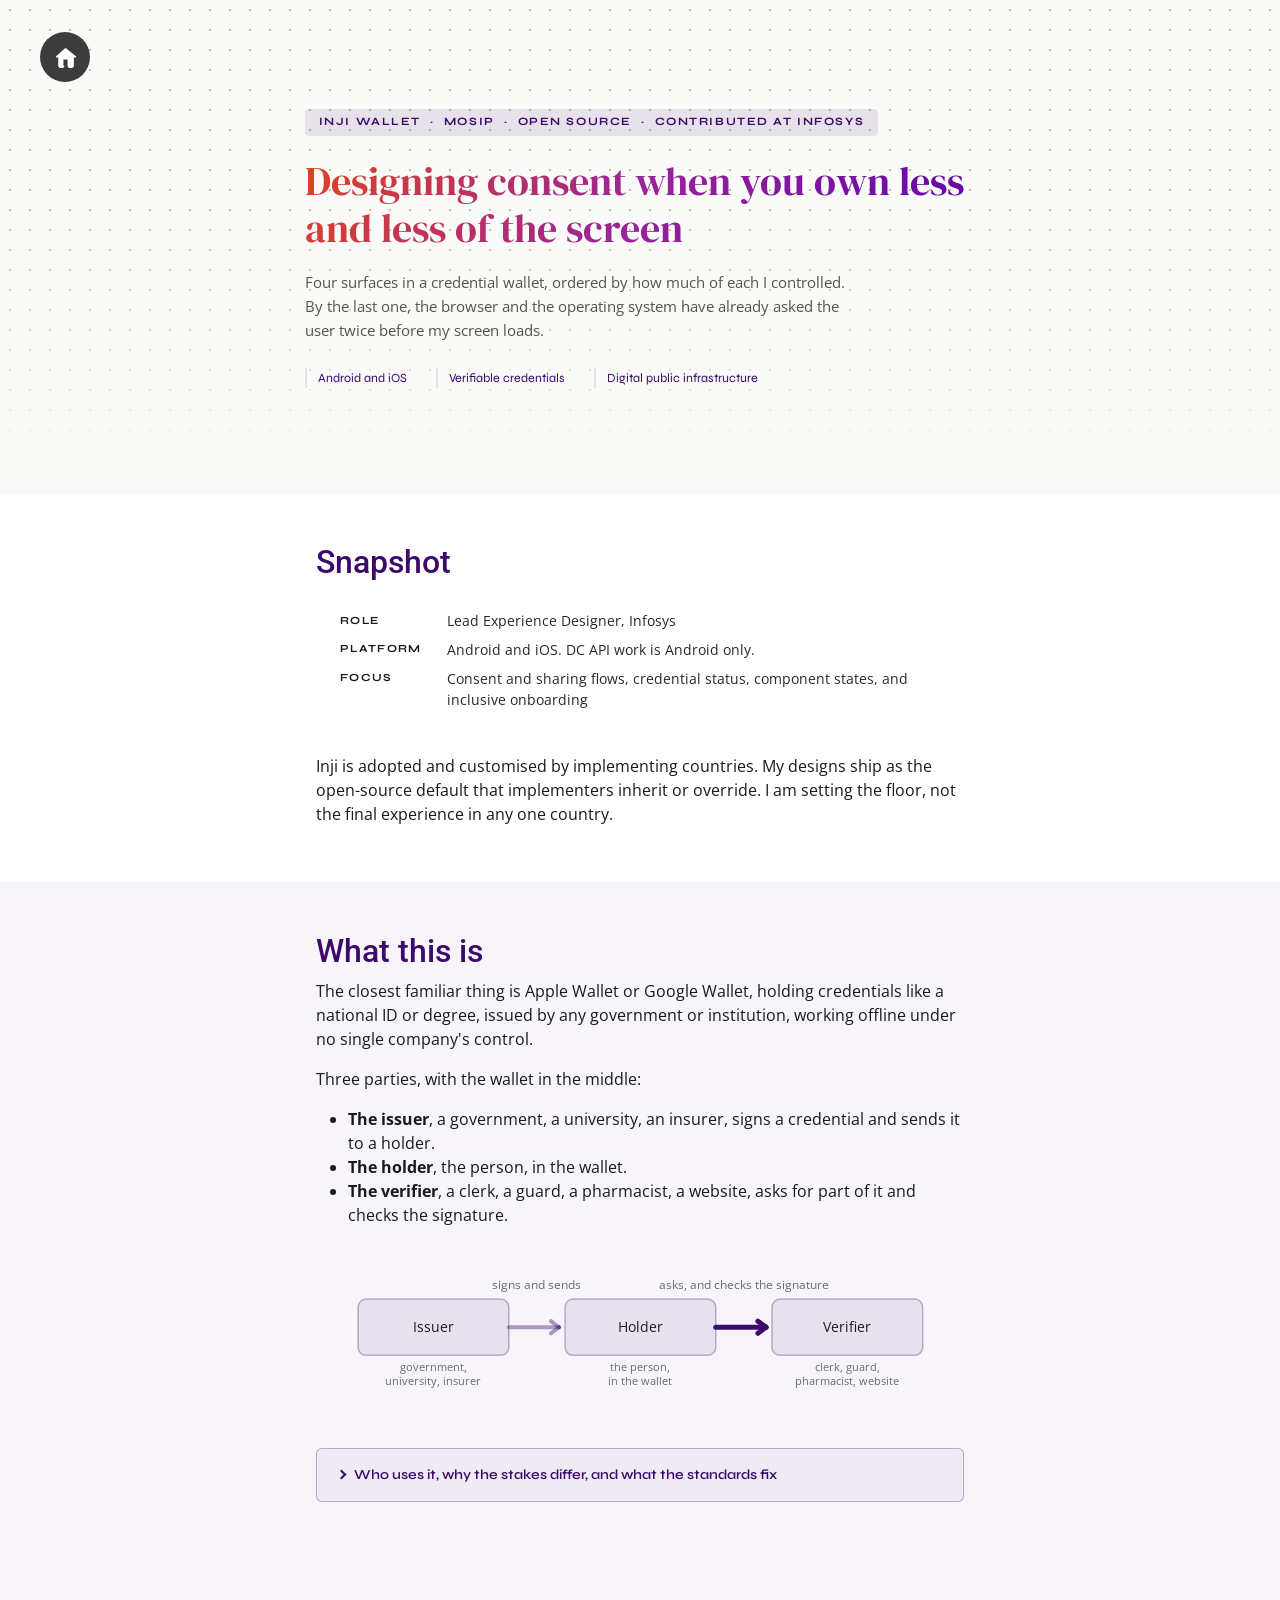
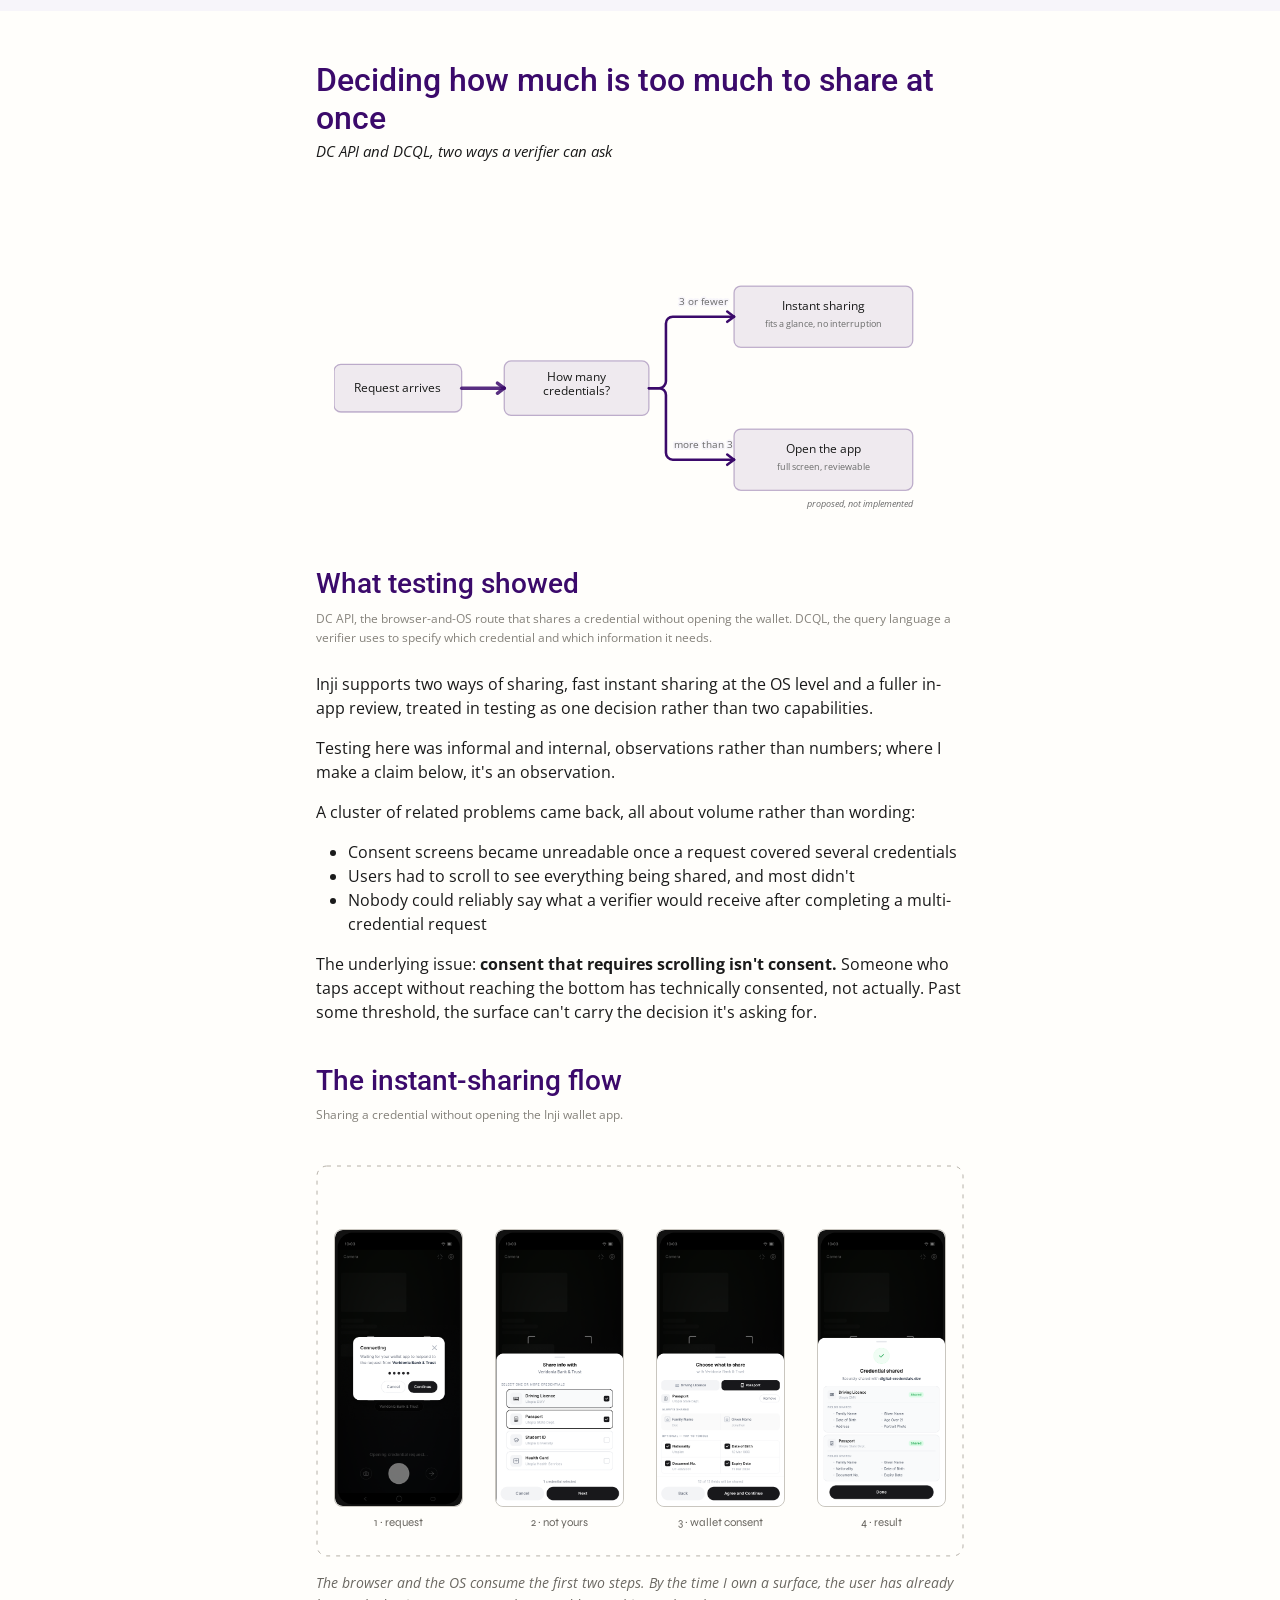
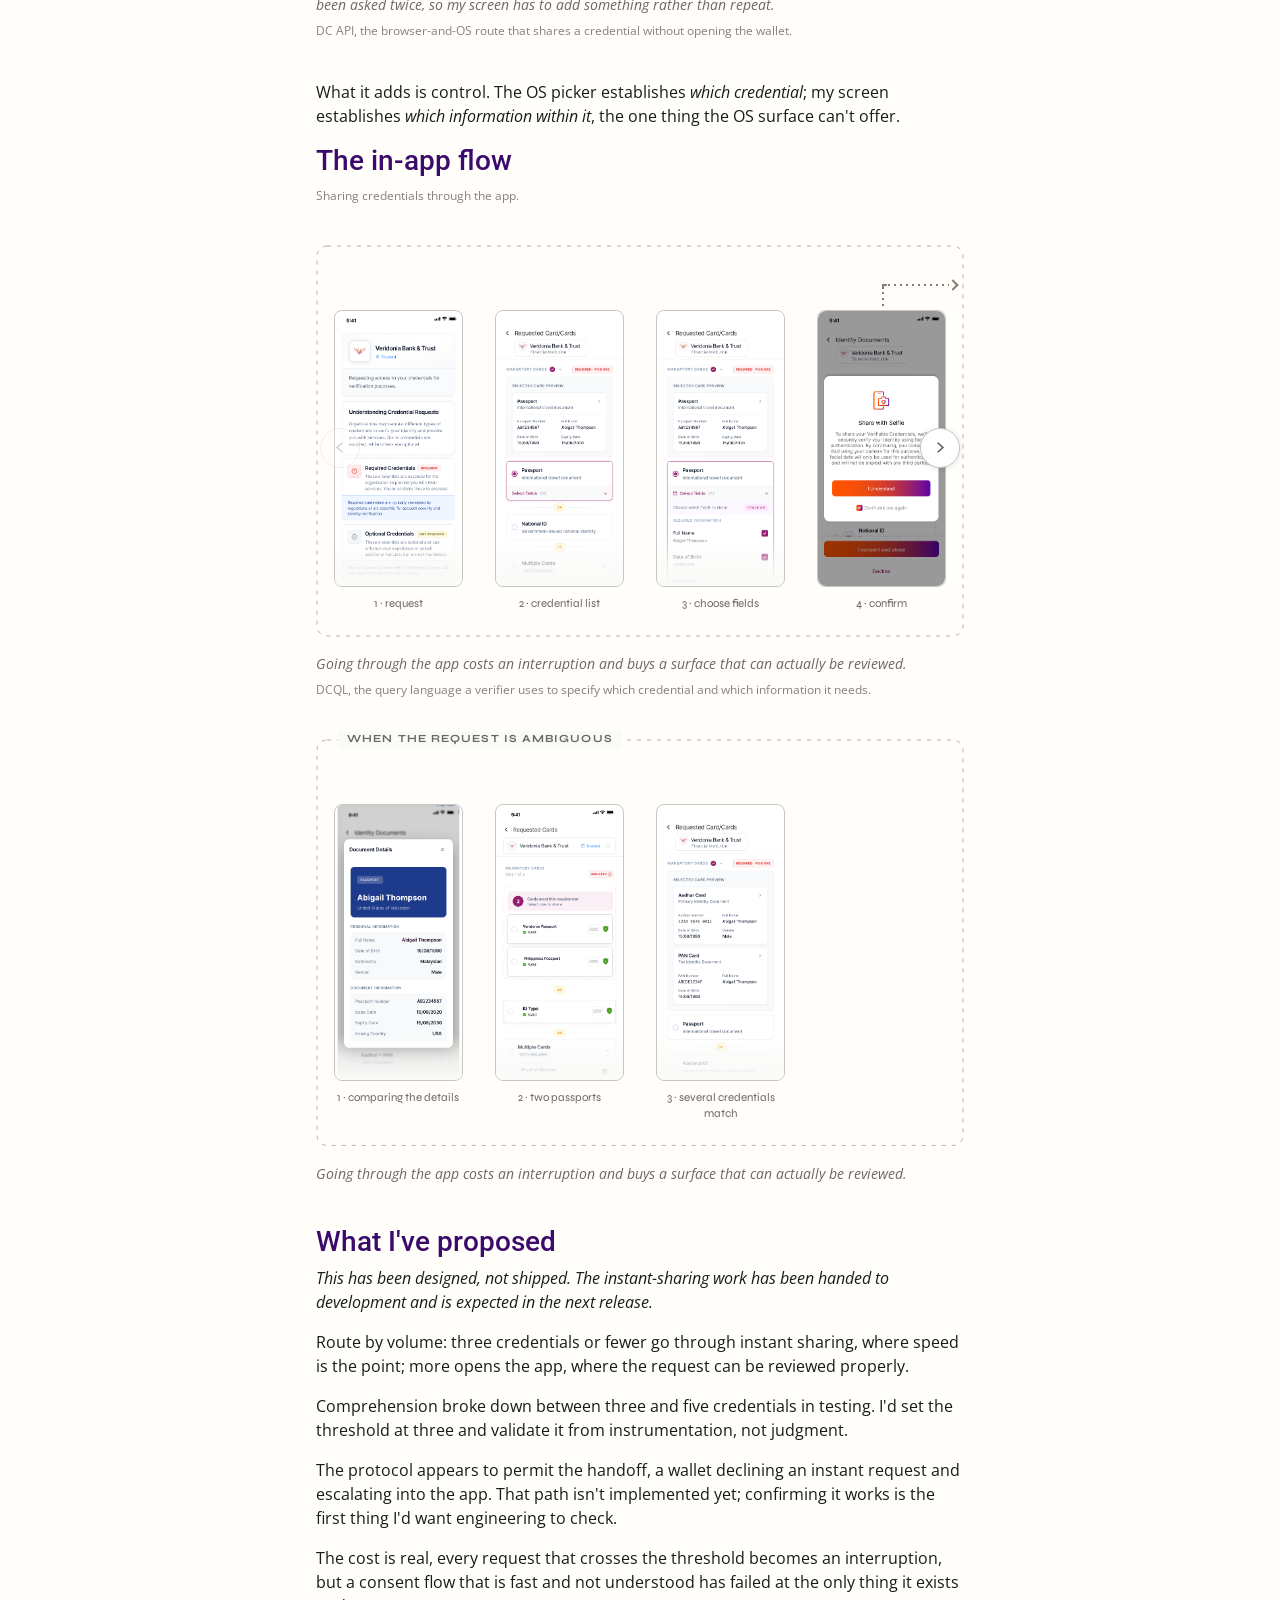
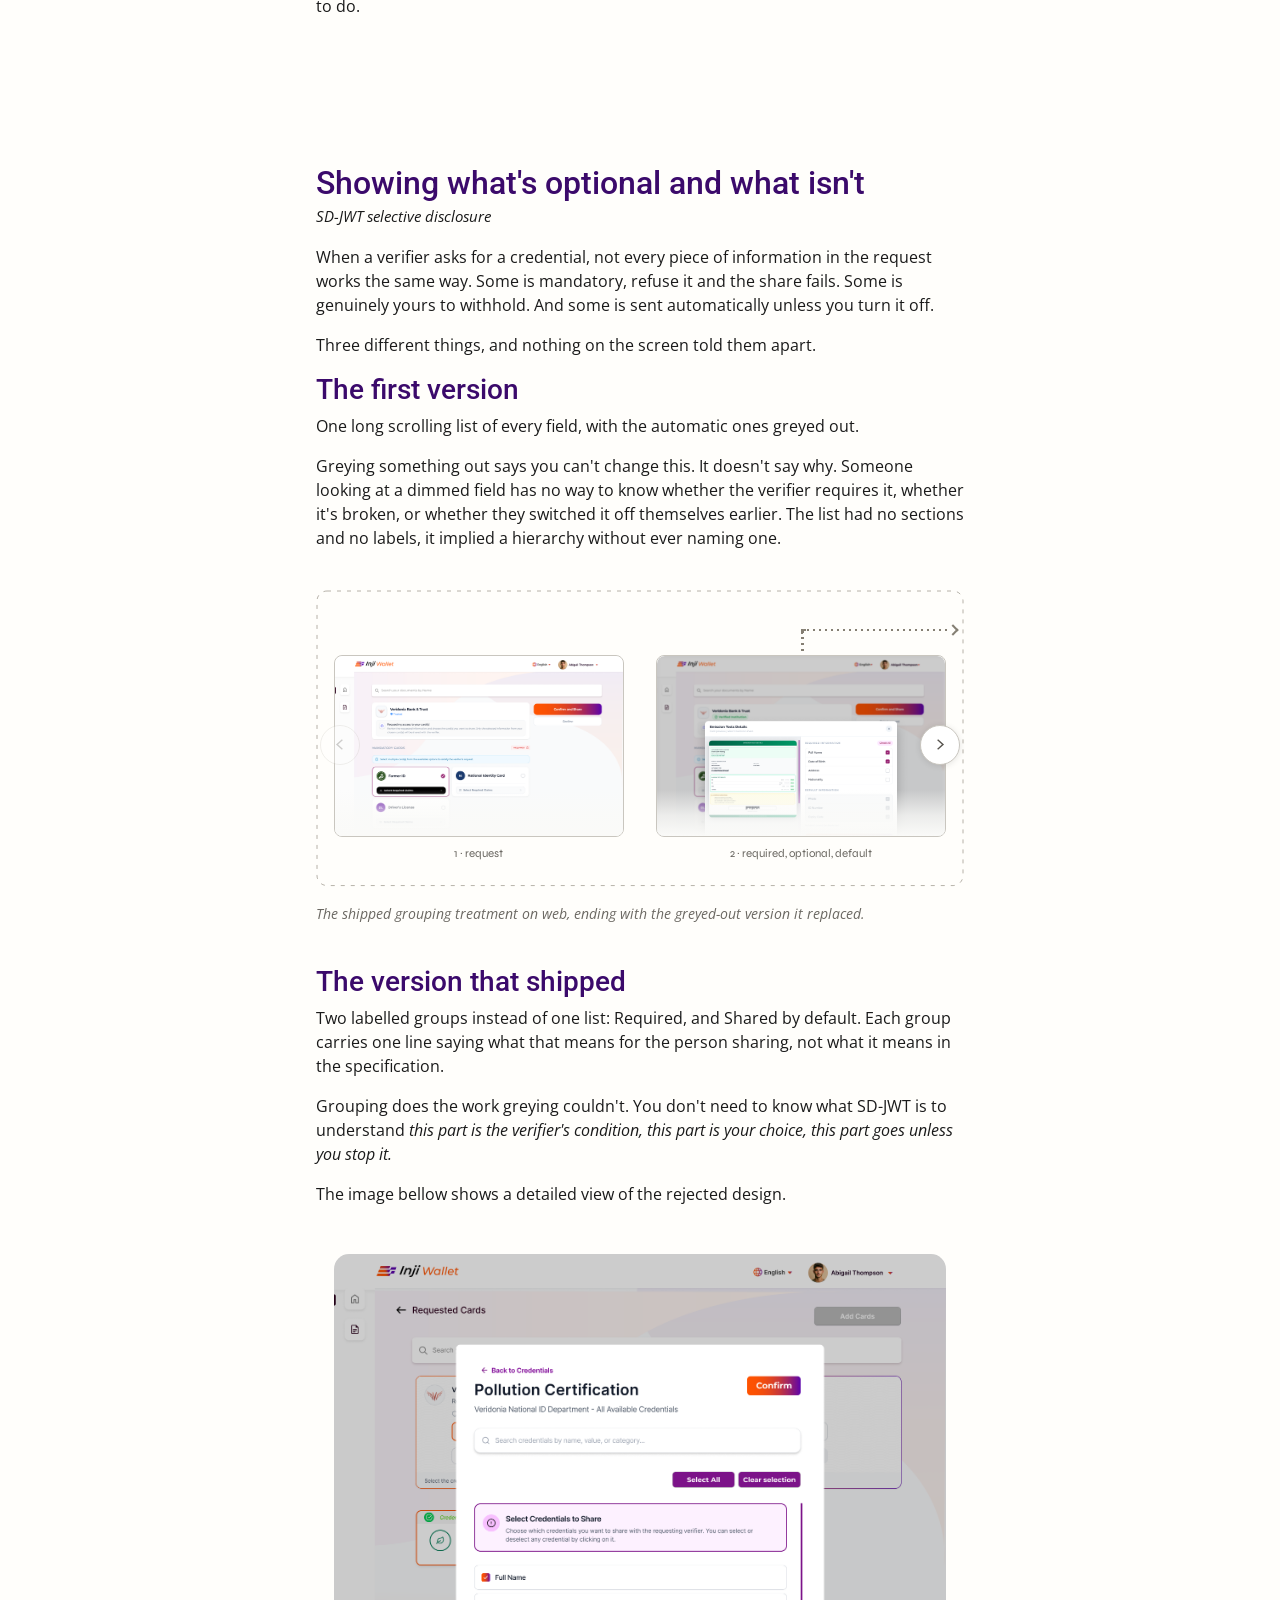
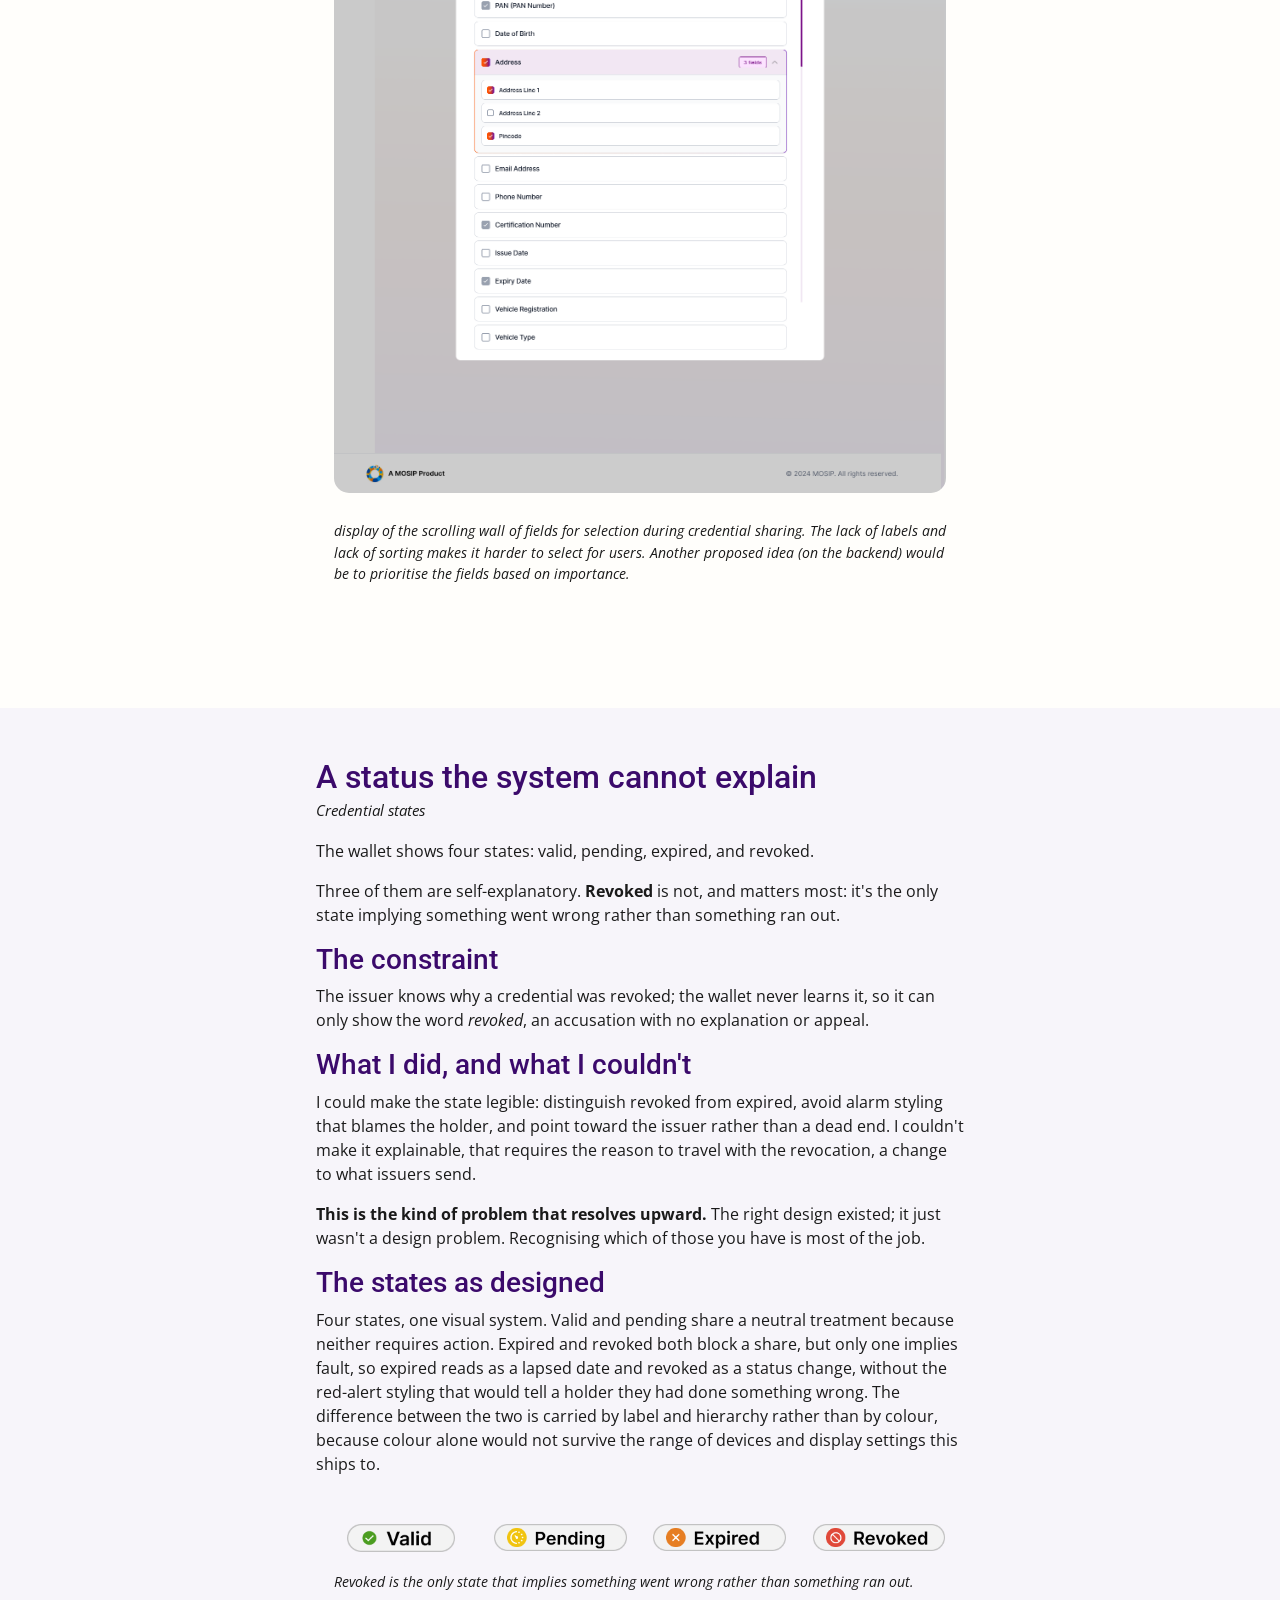
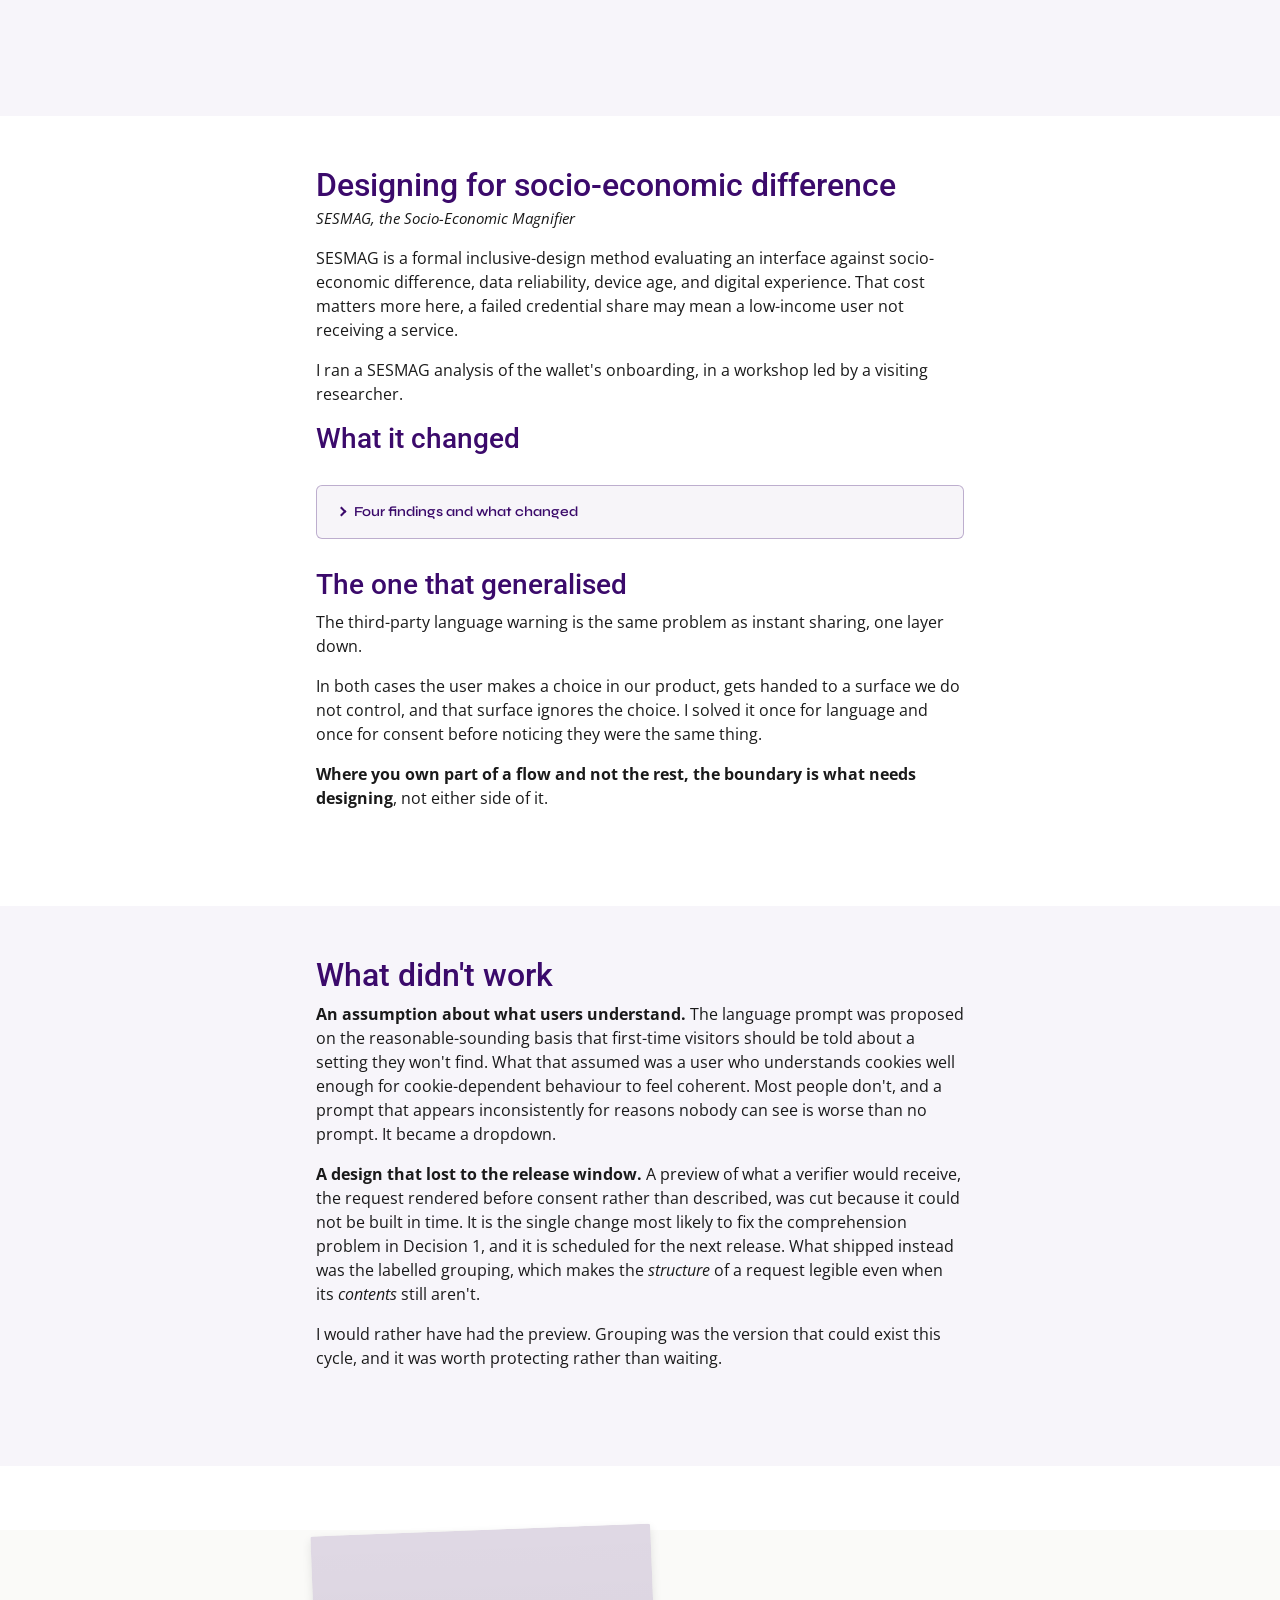
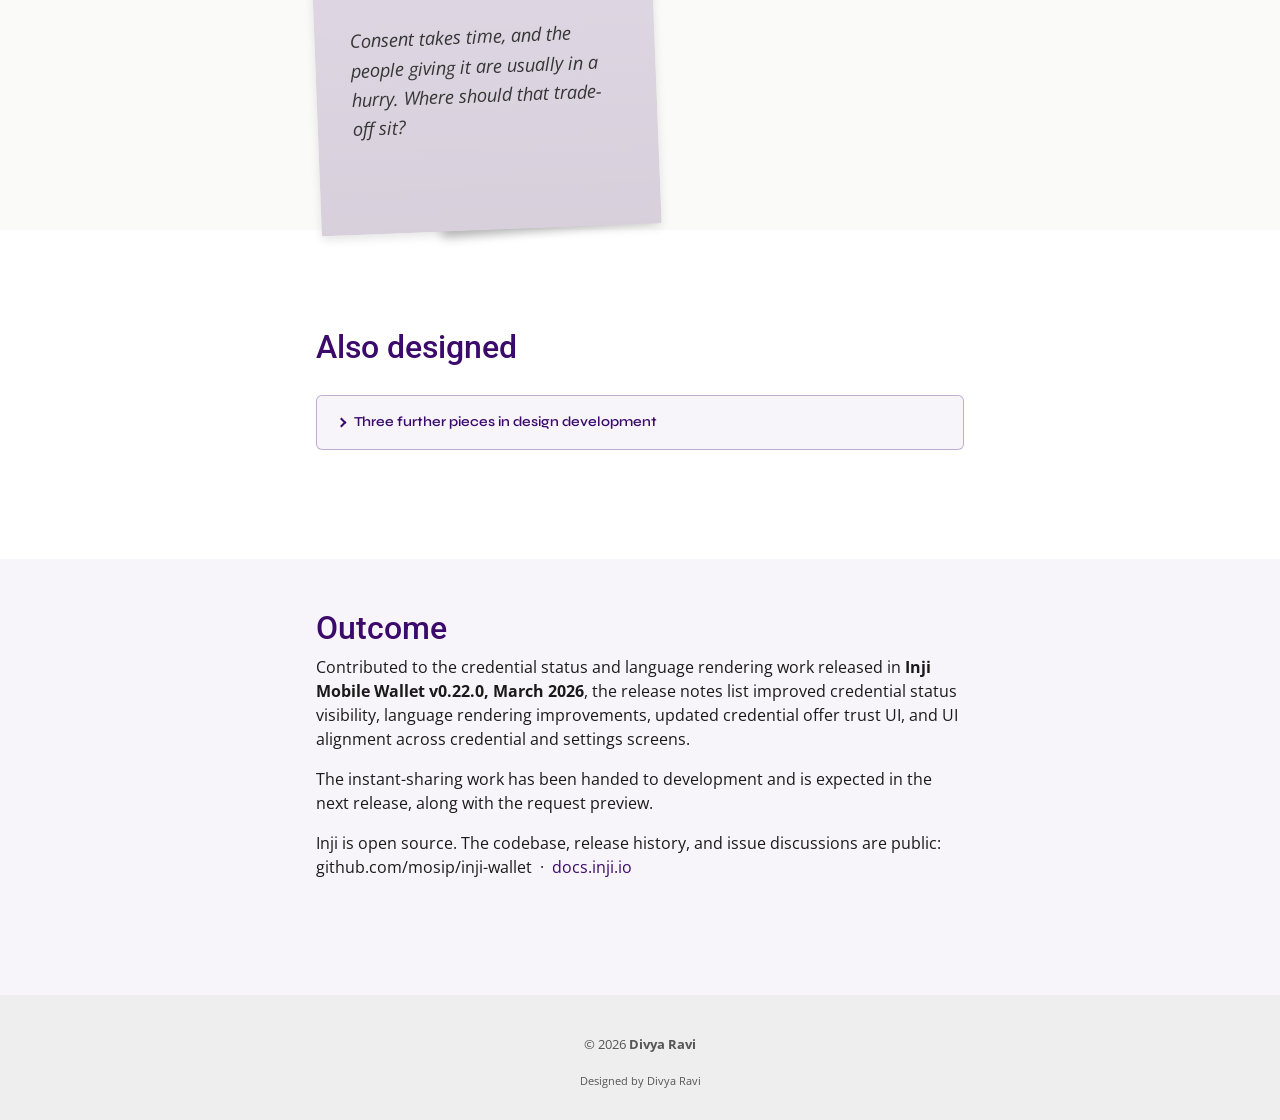
<file: ux-projects/inji.html>
<!DOCTYPE html>
<html lang="en">
<head>
<!--
  ==========================================================
  EXTERNAL PATHS — update these during integration
  ==========================================================
  CSS   assets/css/projectstyle.css        existing site stylesheet
  CSS   assets/css/case-study.css          shared, all five case studies
  JS    assets/js/flow-strip.js            shared, all five case studies
  JS    assets/js/main.js                  shared site behaviour
  DATA  assets/data/inji-manifest.js       defines window.FLOW_MANIFEST_INJI
  IMG   assets/img/inji/                   all screens, named per screen-naming.md
  LINK  ../index.html                      home button
  ==========================================================
  Opens directly from disk. No server: the manifest is a plain script
  assigning a global, not fetched JSON.
-->
  <meta charset="utf-8">
  <meta content="width=device-width, initial-scale=1" name="viewport">
  <title>INJI Wallet | Divya Ravi</title>
  <!-- Favicons --> 
  <link href="assets/img/apple-touch-icon.png" rel="apple-touch-icon"> 

  <link href="https://fonts.googleapis.com/css?family=Open+Sans:300,300i,400,400i,600,600i,700,700i|Roboto:300,300i,400,400i,500,500i,600,600i,700,700i|Poppins:300,300i,400,400i,500,500i,600,600i,700,700i" rel="stylesheet">
  <link href="https://fonts.googleapis.com/css2?family=DM+Serif+Display:ital@0;1&family=Syne:wght@400;600;700;800&display=swap" rel="stylesheet">

  <!-- Runs before any CSS. Two jobs, both fail-safe:
       1. adds .js to <html> — [data-aos] hiding is gated on it, so if this
          script never runs every animated element renders visible.
       2. adds .preloader-seen on repeat visits in the same tab, so the
          preloader is never painted on internal navigation (no flash). -->
  <script>
    document.documentElement.className += ' js';
    try {
      if (sessionStorage.getItem('dr-preloader-shown')) {
        document.documentElement.className += ' preloader-seen';
      }
    } catch (e) { /* private mode / storage blocked — just show the preloader */ }
  </script>
  <!-- PATH: vendor CSS — Bootstrap 5, Bootstrap Icons, AOS (CDN; local vendor/ was absent) -->
  <link href="https://cdn.jsdelivr.net/npm/bootstrap@5.3.3/dist/css/bootstrap.min.css" rel="stylesheet">
  <link href="https://cdn.jsdelivr.net/npm/bootstrap-icons@1.11.3/font/bootstrap-icons.min.css" rel="stylesheet">
  <link href="https://cdn.jsdelivr.net/npm/aos@2.3.4/dist/aos.css" rel="stylesheet">
  <!-- PATH: main stylesheet -->
  <link href="assets/css/projectstyle.css" rel="stylesheet">
  <!-- PATH: shared case study styles — hero pattern (flow strip to follow) -->
  <link href="assets/css/case-study.css?v=5" rel="stylesheet">

  <style>
    :root {
      --grad: linear-gradient(120deg, #DE4322 0%, #9A239A 50%, #5B03AD 100%);
      --red:  #DE4322;
      --purple: #5B03AD;
      --ink:  #1a1a1a;
      --off:  #F7F5FA;
      --pale: #F9F9F9;
      --muted: #6b6b6b;
      --border: #e0e0e0;
      --sticky: #EDE4F5;   /* violet family (was amber #EDE4F5) */
    }

    body { background: #fff; color: var(--ink); }
    .home-btn { background: rgba(26,26,26,0.85); }
    .home-btn:hover { background: rgba(26,26,26,0.97); }

    /* ── gradient accent utility ── */
    /* used ONLY on: hero badge, left-border accents, phase top-borders, divider line */

    /* ── hero image band ── */
    .hero-img-band { background: #F2F2F2; padding: 2rem 1rem 0; }

    /* ── image placeholders ── */
    .img-box {
      border: 2px ;
      border-radius: 6px;
      border-color: #000000;
      display: flex; align-items: center; justify-content: center;
      color: var(--muted); font-size: 0.82rem; font-weight: 600;
      text-align: center; padding: 1rem;
    }

  .img-box img {
  width: 100%;
  height: 100%;
  object-fit: contain; /* keeps it neat */
  border-radius: 6px; /* optional but nice */
}
    .img-box.hero { height: 340px; width: 100%; }
    .img-box.tall { height: 300px; }
    .img-box.half { height:  auto; }

.img-box img {
  cursor: pointer;
  transition: transform 0.2s ease;
}

.img-box img:hover {
  transform: scale(1.02);
}

/* MODAL */
.img-modal {
  display: none;
  position: fixed;
  z-index: 9999;
  padding-top: 40px;
  left: 0;
  top: 0;
  width: 100%;
  height: 100%;
  background-color: rgba(0,0,0,0.9);
}

/* Renamed from .modal-content — Bootstrap 5 now defines that class and was
   overriding this lightbox image (background, border, border-radius).
   JS targets #modalImg by id, so only CSS + markup needed changing. */
.inji-lightbox-content {
  display: block;
  margin: auto;

  max-width: 90vw;
  max-height: 90vh;

  width: auto;
  height: auto;

  object-fit: contain;
}

    /* ── callout boxes ── */
    /* gradient used only on the left border — everything else neutral */
    .accent-box {
      background: var(--pale);
      border-left: 4px solid transparent;
      border-left-color: var(--hero-accent);
      border-radius: 0 4px 4px 0;
      padding: 1.4rem 1.8rem;
      margin-top: 1.5rem;
    }
    .white-box {
      background: #fff; border: 1.5px solid var(--border);
      border-radius: 4px; padding: 1.4rem 1.8rem; margin-top: 1.5rem;
    }
    .sesmag-box {
      background: #fff; border: 1.5px solid var(--border);
      border-left: 4px solid transparent;
      border-left-color: var(--hero-accent);
      border-radius: 0 4px 4px 0;
      padding: 1.4rem 1.8rem; margin-top: 1.5rem;
    }

    /* ── role pills — neutral, gradient only on hover ── */
    .role-list { display: flex; flex-wrap: wrap; gap: 0.6rem; padding: 0; list-style: none; margin: 0.5rem 0 0; }
    .role-list li {
      background: #111; color: #fff;
      font-family: 'Syne', sans-serif; font-size: 0.8rem; font-weight: 600;
      padding: 0.35rem 0.9rem; border-radius: 20px;
    }

    /* ── tag pills ── */
    .tag-pill {
      display: inline-block; background: #111; color: #fff;
      font-size: 0.76rem; font-weight: 700;
      padding: 0.22rem 0.72rem; border-radius: 3px;
      margin: 0.2rem 0.15rem 0 0;
    }
    .sesmag-pill {
      display: inline-block;
      background: var(--hero-accent);
      color: #fff;
      font-size: 0.76rem; font-weight: 700;
      padding: 0.25rem 0.8rem; border-radius: 3px; margin-bottom: 0.8rem;
    }

    /* ── numbered headings ── */

    /* ── bands — all neutral ── */

    /* ── phase strip ── */

    /* ── image-text rows ── */

    @media (max-width: 768px) {
    }

    /* ── Inji — page accent. The ONLY per-page hero
       declaration. Everything else is in case-study.css.
       deep indigo · verified >=4.5:1 as text on #FAFAF8 ── */
    .inji-hero { --hero-accent: #3B0A6B; }

    /* ── Brand gradient — the <h1> hero title ONLY ──────────────
       Background-clipped text fill. Solid var(--hero-accent) is the declared
       value; the gradient is applied only where background-clip:text
       is supported, so the title is never unreadable. Nothing else on
       the page carries the gradient, and it never touches body text. */
    .inji-hero h1 { color: var(--hero-accent); }
    @supports ((-webkit-background-clip: text) or (background-clip: text)) {
      .inji-hero h1 {
        background: var(--grad);
        -webkit-background-clip: text;
                background-clip: text;
        -webkit-text-fill-color: transparent;
        color: transparent;
      }
    }

    /* Monochrome violet family — retint anything that was a stray hue */
    #main a               { color: var(--hero-accent); }
    .accent-box.sesmag-box           { border-image: none; border-left: 4px solid var(--hero-accent); }
    .role-list li.tag-pill             { background: #2F0159; }
    .sesmag-pill          { background: var(--hero-accent); }
  
    /* Page accent on <body> so h2/h3 and the drop-cap can reach it. */
    body {
      --hero-accent: #3B0A6B;        /* deeper, less vivid; 13.94:1 as text on paper */
      --accent-text: #3B0A6B;        /* the split collapsed: the new accent is dark enough to be type */
    }

    /* Two roles, kept apart. Heading and link text takes the darker violet;
       every tint, border and divider takes the accent at 6–10%. Nothing but
       heading text carries the accent at full strength — the <h1> gradient
       is the single exception. */
    #main h2,
    #main .text-with-margins h3,
    #main a               { color: var(--accent-text); }
    #main a:hover         { color: var(--hero-accent); }
    .accent-box.sesmag-box           { border-left-color: color-mix(in srgb, var(--hero-accent) 45%, transparent); }
    .cs-drawer            { border-color: color-mix(in srgb, var(--hero-accent) 30%, transparent); }
    .role-list li.tag-pill             { background: color-mix(in srgb, var(--hero-accent) 10%, transparent); color: var(--accent-text); }
    .sesmag-pill          { background: color-mix(in srgb, var(--hero-accent) 10%, transparent); color: var(--accent-text); }
  </style>
</head>
<body>

  <a href="../index.html" class="home-btn" aria-label="Back to Home">
    <svg viewBox="0 0 24 24" class="home-icon">
      <path d="M10 20v-6h4v6c0 1.1.9 2 2 2h2c1.1 0 2-.9 2-2v-8h1.55c.66 0 .99-.8.47-1.27L13.12 3.52c-.6-.56-1.53-.56-2.12 0L2.98 10.73c-.52.47-.19 1.27.47 1.27H5v8c0 1.1.9 2 2 2h2c1.1 0 2-.9 2-2z"/>
    </svg>
  </a>

  <main id="main">

    <!-- ── HERO ── -->
    <div class="project-hero inji-hero">
      <div class="container">
        <div class="text-with-margins">
          <span class="badge-type">Inji Wallet &nbsp;·&nbsp; MOSIP &nbsp;·&nbsp; Open source &nbsp;·&nbsp; Contributed at Infosys</span>
          <h1>Designing consent when you own less and less of the screen</h1>
          <p class="hero-sub">Four surfaces in a credential wallet, ordered by how much of each I controlled. By the last one, the browser and the operating system have already asked the user twice before my screen loads.</p>
          <div class="meta-row">
            <div class="meta-chip">Android and iOS</div>
            <div class="meta-chip">Verifiable credentials</div>
            <div class="meta-chip">Digital public infrastructure</div>
          </div>
        </div>
      </div>
    </div>

    <!-- ══ 2. SNAPSHOT ══ -->
    <div class="frame-bg" style="background:#FFFFFF; width:100%;">
      <div class="container padding" style="padding-top:3rem;" data-aos="fade-up">
        <div class="text-with-margins">
          <h2>Snapshot</h2>
          <dl class="cs-snapshot">
            <dt>Role</dt>     <dd>Lead Experience Designer, Infosys</dd>
            <dt>Platform</dt> <dd>Android and iOS. DC API work is Android only.</dd>
            <dt>Focus</dt>    <dd>Consent and sharing flows, credential status, component states, and inclusive onboarding</dd>
          </dl>
          <p>Inji is adopted and customised by implementing countries. My designs ship as the open-source default that implementers inherit or override. I am setting the floor, not the final experience in any one country.</p>
        </div>
      </div>
    </div>


    <!-- ══ 3. WHAT THIS IS ══ -->
    <div class="frame-bg" style="background:#F7F5FA; width:100%; padding-bottom:40px;">
      <div class="container padding" style="padding-top:50px;" data-aos="fade-up">
        <div class="text-with-margins">
          <h2>What this is</h2>

          <p>The closest familiar thing is Apple Wallet or Google Wallet, holding credentials like a national ID or degree, issued by any government or institution, working offline under no single company's control.</p>
          <p>Three parties, with the wallet in the middle:</p>
          <ul>
            <li><strong>The issuer</strong>, a government, a university, an insurer, signs a credential and sends it to a holder.</li>
            <li><strong>The holder</strong>, the person, in the wallet.</li>
            <li><strong>The verifier</strong>, a clerk, a guard, a pharmacist, a website, asks for part of it and checks the signature.</li>
          </ul>

          <!-- Inline SVG — issuer / holder / verifier. Replaces inji_orientation_diagram_parties.png. -->
          <div class="cs-diagram fs-framed">
            <svg class="cs-diagram__wide" viewBox="0 0 610 126" role="img" aria-labelledby="parties-w-t parties-w-d">
              <title id="parties-w-t">Issuer, holder and verifier</title>
              <desc id="parties-w-d">The issuer signs and sends a credential to the holder. The verifier asks the holder and checks the signature, the arrow every decision on this page concerns.</desc>
              <!-- Boxes sized to their label (150 wide, 56 tall), not the
                   old fixed 200/64 — gaps between them (56) are unchanged
                   from before, so the arrows just read as longer now.
                   Descriptions wrap to two lines at this width. -->
              <line class="arrow arrow--dim" x1="174" y1="52" x2="224" y2="52"/>
              <line class="arrow arrow--dim" x1="216" y1="46" x2="224" y2="52"/>
              <line class="arrow arrow--dim" x1="216" y1="58" x2="224" y2="52"/>
              <text class="arrow-label" x="202" y="14">signs and sends</text>
              <line class="arrow arrow--strong" x1="380" y1="52" x2="430" y2="52"/>
              <line class="arrow arrow--strong" x1="422" y1="46" x2="430" y2="52"/>
              <line class="arrow arrow--strong" x1="422" y1="58" x2="430" y2="52"/>
              <text class="arrow-label" x="408" y="14">asks, and checks the signature</text>
              <rect class="node-box" x="24"  y="24" width="150" height="56" rx="8"/>
              <rect class="node-box" x="230" y="24" width="150" height="56" rx="8"/>
              <rect class="node-box" x="436" y="24" width="150" height="56" rx="8"/>
              <text class="node-title" x="99"  y="57">Issuer</text>
              <text class="node-title" x="305" y="57">Holder</text>
              <text class="node-title" x="511" y="57">Verifier</text>
              <text class="node-sub" x="99"  y="96">government,<tspan x="99" dy="13">university, insurer</tspan></text>
              <text class="node-sub" x="305" y="96">the person,<tspan x="305" dy="13">in the wallet</tspan></text>
              <text class="node-sub" x="511" y="96">clerk, guard,<tspan x="511" dy="13">pharmacist, website</tspan></text>
            </svg>
            <svg class="cs-diagram__narrow" viewBox="0 0 280 400" role="img" aria-labelledby="parties-n-t parties-n-d">
              <title id="parties-n-t">Issuer, holder and verifier</title>
              <desc id="parties-n-d">The issuer signs and sends a credential to the holder. The verifier asks the holder and checks the signature, the arrow every decision on this page concerns.</desc>
              <!-- each node: box (60px) + subtitle line (18px clearance) + a
                   clear gap before the arrow starts, so the label never sits
                   inside the same band as the subtitle above it -->
              <line class="arrow arrow--dim" x1="130" y1="100" x2="130" y2="148"/>
              <line class="arrow arrow--dim" x1="124" y1="138" x2="130" y2="148"/>
              <line class="arrow arrow--dim" x1="136" y1="138" x2="130" y2="148"/>
              <text class="arrow-label" x="175" y="128">signs and sends</text>
              <line class="arrow arrow--strong" x1="130" y1="248" x2="130" y2="296"/>
              <line class="arrow arrow--strong" x1="123" y1="286" x2="130" y2="296"/>
              <line class="arrow arrow--strong" x1="137" y1="286" x2="130" y2="296"/>
              <text class="arrow-label" x="175" y="276">asks, and checks the signature</text>
              <rect class="node-box" x="20" y="10"  width="220" height="60" rx="8"/>
              <rect class="node-box" x="20" y="158" width="220" height="60" rx="8"/>
              <rect class="node-box" x="20" y="306" width="220" height="60" rx="8"/>
              <text class="node-title" x="130" y="45">Issuer</text>
              <text class="node-title" x="130" y="193">Holder</text>
              <text class="node-title" x="130" y="341">Verifier</text>
              <text class="node-sub" x="130" y="88">government, university, insurer</text>
              <text class="node-sub" x="130" y="236">the person, in the wallet</text>
              <text class="node-sub" x="130" y="384">clerk, guard, pharmacist, website</text>
            </svg>
          </div>

          <details class="cs-drawer">
            <summary>Who uses it, why the stakes differ, and what the standards fix</summary>
            <div class="cs-drawer__body">
          <h3>Who uses it</h3>
          <p><strong>Holders</strong> may be meeting a digital credential for the first time, on an older or shared device, despite years of smartphone use.</p>
          <p><strong>Verifiers</strong> are usually mid-task, seconds not minutes; a credential nobody will accept is not a credential.</p>

          <h3>Why the stakes differ</h3>
          <p>This is public infrastructure, not a consumer app. A failed credential share is not a bad experience; it is a service not received. Someone doesn't collect a payment, doesn't enrol, doesn't get seen.</p>
          <p>That changes what a design failure costs, and who absorbs it. The users most likely to hit an edge case are the users least able to survive one.</p>

          <h3>Standards set the shape</h3>
          <p>OpenID4VP, SD-JWT, and the W3C Verifiable Credentials data model govern how a credential is presented, shared, and structured. These specifications fix the steps and their order.</p>
          <p><strong>One vocabulary decision:</strong> the specifications call these pieces <em>claims</em>; the interface calls them <strong>information</strong> throughout.</p>
          <p>A credential is only worth what a verifier will accept, and a wallet is only worth what its holder understands well enough to consent to.</p>
            </div>
          </details>
        </div>
      </div>
    </div>


    <!-- ══ 5. DECIDING HOW MUCH IS TOO MUCH TO SHARE AT ONCE ══ -->
    <div class="frame-bg" style="background:#fffefb; width:100%; padding-bottom:40px;">
      <div class="container padding" style="padding-top:50px;" data-aos="fade-up">
        <div class="text-with-margins">
          <h2>Deciding how much is too much to share at once</h2>
          <p class="cs-subline">DC API and DCQL, two ways a verifier can ask</p>
          <br>
          <!-- Inline SVG — the routing fork. Replaces inji_dcapi_diagram_fork.png. -->
          <div class="cs-diagram fs-framed">
            <svg class="cs-diagram__wide" viewBox="0 0 720 320" role="img" aria-labelledby="fork-w-t fork-w-d">
              <title id="fork-w-t">Routing fork by credential count</title>
              <desc id="fork-w-d">A request arrives and asks how many credentials are involved. Three or fewer routes to instant sharing, which fits a glance with no interruption. More than three opens the app, a full screen that can be reviewed. Proposed, not implemented.</desc>
              <!-- Orthogonal elbow connectors, not curves — matches the
                   flow-strip connector style: 90 degree corners, 8px radius,
                   round caps. The trunk runs from the decision node to
                   x=390, splits into an upper and lower branch, then a
                   final straight run carries each into its target box with
                   the arrowhead flush at x=470. Both branch labels sit
                   centred over that final run, single line. -->
              <line class="arrow arrow--plain" x1="150" y1="160" x2="200" y2="160"/>
              <line class="arrow arrow--plain" x1="192" y1="154" x2="200" y2="160"/>
              <line class="arrow arrow--plain" x1="192" y1="166" x2="200" y2="160"/>
              <path class="arrow arrow--elbow" d="M370,160 L382,160 A8,8 0 0 0 390,152 L390,84 A8,8 0 0 1 398,76 L470,76"/>
              <line class="arrow arrow--elbow" x1="462" y1="70" x2="470" y2="76"/>
              <line class="arrow arrow--elbow" x1="462" y1="82" x2="470" y2="76"/>
              <text class="arrow-label" x="434" y="62">3 or fewer</text>
              <path class="arrow arrow--elbow" d="M370,160 L382,160 A8,8 0 0 1 390,168 L390,236 A8,8 0 0 0 398,244 L470,244"/>
              <line class="arrow arrow--elbow" x1="462" y1="238" x2="470" y2="244"/>
              <line class="arrow arrow--elbow" x1="462" y1="250" x2="470" y2="244"/>
              <text class="arrow-label" x="434" y="230">more than 3</text>
              <rect class="node-box" x="0"   y="132" width="150" height="56" rx="8"/>
              <rect class="node-box" x="200" y="128" width="170" height="64" rx="8"/>
              <rect class="node-box" x="470" y="40"  width="210" height="72" rx="8"/>
              <rect class="node-box" x="470" y="208" width="210" height="72" rx="8"/>
              <text class="node-title" x="75"  y="165">Request arrives</text>
              <text class="node-title" x="285" y="152">How many</text>
              <text class="node-title" x="285" y="168">credentials?</text>
              <text class="node-title" x="575" y="68">Instant sharing</text>
              <text class="node-sub"   x="575" y="88">fits a glance, no interruption</text>
              <text class="node-title" x="575" y="236">Open the app</text>
              <text class="node-sub"   x="575" y="256">full screen, reviewable</text>
              <text class="diagram-note" x="680" y="300" text-anchor="end">proposed, not implemented</text>
            </svg>
            <svg class="cs-diagram__narrow" viewBox="0 0 260 430" role="img" aria-labelledby="fork-n-t fork-n-d">
              <title id="fork-n-t">Routing fork by credential count</title>
              <desc id="fork-n-d">A request arrives and asks how many credentials are involved. Three or fewer routes to instant sharing, which fits a glance with no interruption. More than three opens the app, a full screen that can be reviewed. Proposed, not implemented.</desc>
              <line class="arrow arrow--plain" x1="130" y1="70"  x2="130" y2="106"/>
              <line class="arrow arrow--plain" x1="124" y1="96" x2="130" y2="106"/>
              <line class="arrow arrow--plain" x1="136" y1="96" x2="130" y2="106"/>
              <line class="arrow arrow--plain" x1="130" y1="170" x2="130" y2="206"/>
              <line class="arrow arrow--plain" x1="124" y1="196" x2="130" y2="206"/>
              <line class="arrow arrow--plain" x1="136" y1="196" x2="130" y2="206"/>
              <text class="arrow-label" x="185" y="192">3 or fewer</text>
              <line class="arrow arrow--plain" x1="130" y1="280" x2="130" y2="316"/>
              <line class="arrow arrow--plain" x1="124" y1="306" x2="130" y2="316"/>
              <line class="arrow arrow--plain" x1="136" y1="306" x2="130" y2="316"/>
              <text class="arrow-label" x="185" y="302">more than 3</text>
              <rect class="node-box" x="42" y="10"  width="176" height="60" rx="8"/>
              <rect class="node-box" x="42" y="110" width="176" height="60" rx="8"/>
              <rect class="node-box" x="42" y="210" width="176" height="70" rx="8"/>
              <rect class="node-box" x="42" y="320" width="176" height="70" rx="8"/>
              <text class="node-title" x="130" y="45">Request arrives</text>
              <text class="node-title" x="130" y="145">How many credentials?</text>
              <text class="node-title" x="130" y="242">Instant sharing</text>
              <text class="node-sub"   x="130" y="262">fits a glance, no interruption</text>
              <text class="node-title" x="130" y="352">Open the app</text>
              <text class="node-sub"   x="130" y="372">full screen, reviewable</text>
              <text class="diagram-note" x="218" y="415" text-anchor="end">proposed, not implemented</text>
            </svg>
          </div>

          <h3>What testing showed</h3>
          <p class="cs-gloss">DC API, the browser-and-OS route that shares a credential without opening the wallet. DCQL, the query language a verifier uses to specify which credential and which information it needs.</p>
          <br>
          <p>Inji supports two ways of sharing, fast instant sharing at the OS level and a fuller in-app review, treated in testing as one decision rather than two capabilities.</p>
          <p>Testing here was informal and internal, observations rather than numbers; where I make a claim below, it's an observation.</p>
          <p>A cluster of related problems came back, all about volume rather than wording:</p>
          <ul>
            <li>Consent screens became unreadable once a request covered several credentials</li>
            <li>Users had to scroll to see everything being shared, and most didn't</li>
            <li>Nobody could reliably say what a verifier would receive after completing a multi-credential request</li>
          </ul>
          <p>The underlying issue: <strong>consent that requires scrolling isn't consent.</strong> Someone who taps accept without reaching the bottom has technically consented, not actually. Past some threshold, the surface can't carry the decision it's asking for.</p>
          <br>

          <h3>The instant-sharing flow</h3>
          <p class="cs-gloss">Sharing a credential without opening the Inji wallet app.</p>
          
          <!-- FLOW STRIP — dcapi-flow -->
          <div class="flow-strip-mount"
               data-manifest="FLOW_MANIFEST_INJI"
               data-strip="dcapi-flow"
               data-img-base="assets/img/inji/"></div>

          <p>What it adds is control. The OS picker establishes <em>which credential</em>; my screen establishes <em>which information within it</em>, the one thing the OS surface can't offer.</p>

          <h3>The in-app flow</h3>
          <p class="cs-gloss">Sharing credentials through the app.</p>
          
          <!-- FLOW STRIP — dcql-flow, then the ambiguous-request edge-case group -->
          <div class="flow-strip-mount"
               data-manifest="FLOW_MANIFEST_INJI"
               data-strip="dcql-flow"
               data-img-base="assets/img/inji/"></div>
          <div class="flow-strip-mount"
               data-manifest="FLOW_MANIFEST_INJI"
               data-strip="dcql-usecase-edgecases"
               data-img-base="assets/img/inji/"></div>

          <h3>What I've proposed</h3>
          <p><em>This has been designed, not shipped. The instant-sharing work has been handed to development and is expected in the next release.</em></p>
          <p>Route by volume: three credentials or fewer go through instant sharing, where speed is the point; more opens the app, where the request can be reviewed properly.</p>
          <p>Comprehension broke down between three and five credentials in testing. I'd set the threshold at three and validate it from instrumentation, not judgment.</p>
          <p>The protocol appears to permit the handoff, a wallet declining an instant request and escalating into the app. That path isn't implemented yet; confirming it works is the first thing I'd want engineering to check.</p>
          <p>The cost is real, every request that crosses the threshold becomes an interruption, but a consent flow that is fast and not understood has failed at the only thing it exists to do.</p>
        </div>
      </div>
    </div>


    <!-- ══ 6. MAKING "YOU HAVE NO CHOICE ABOUT THIS" VISIBLE ══ -->
    <div class="frame-bg" style="background:#fffefb; width:100%; padding-bottom:40px;">
      <div class="container padding" style="padding-top:50px;" data-aos="fade-up">
        <div class="text-with-margins">
          <h2>Showing what's optional and what isn't</h2>
          <p class="cs-subline">SD-JWT selective disclosure</p>

          <p>When a verifier asks for a credential, not every piece of information in the request works the same way. Some is mandatory, refuse it and the share fails. Some is genuinely yours to withhold. And some is sent automatically unless you turn it off.</p>
          <p>Three different things, and nothing on the screen told them apart.</p>

          <h3>The first version</h3>
          <p>One long scrolling list of every field, with the automatic ones greyed out.</p>
          <p>Greying something out says you can't change this. It doesn't say why. Someone looking at a dimmed field has no way to know whether the verifier requires it, whether it's broken, or whether they switched it off themselves earlier. The list had no sections and no labels, it implied a hierarchy without ever naming one.</p>

          <!-- FLOW STRIP — sdjwt-web; replaces the old before/after pair.
               Landscape, 2 across, so four screens page 2+2 and the arrows
               and connector appear. Screen 4 is the rejected greyed-out
               version, sitting last on page two as the contrast case. -->
          <div class="flow-strip-mount"
               data-manifest="FLOW_MANIFEST_INJI"
               data-strip="sdjwt-web"
               data-img-base="assets/img/inji/"></div>

          <h3>The version that shipped</h3>
          <p>Two labelled groups instead of one list: Required, and Shared by default. Each group carries one line saying what that means for the person sharing, not what it means in the specification.</p>
          <p>Grouping does the work greying couldn't. You don't need to know what SD-JWT is to understand <em>this part is the verifier's condition, this part is your choice, this part goes unless you stop it.</em></p>
          <p>The image bellow shows a detailed view of the rejected design.</p>

          <!-- ANCHORED DETAIL — crop of the shipped screen above; the former
               full-screen companion (inji_sdjwt_detail_full.png) duplicated
               inji_sdjwt_shipped_grouped.png and was removed. -->
          <div class="cs-anchored fs-framed">
            <img src="./assets/img/inji/inji_sdjwt_detail_crop.png" class="img-fluid" alt="PLACEHOLDER, crop of the grouping treatment" loading="lazy" onclick="openModal(this)">
            <p class="cs-caption">display of the scrolling wall of fields for selection during credential sharing. The lack of labels and lack of sorting makes it harder to select for users. Another proposed idea (on the backend) would be to prioritise the fields based on importance.</p>
          </div>
        </div>
      </div>
    </div>


    <!-- ══ 7. A STATUS THE SYSTEM CANNOT EXPLAIN ══ -->
    <div class="frame-bg" style="background:#F7F5FA; width:100%; padding-bottom:40px;">
      <div class="container padding" style="padding-top:50px;" data-aos="fade-up">
        <div class="text-with-margins">
          <h2>A status the system cannot explain</h2>
          <p class="cs-subline">Credential states</p>

          <p>The wallet shows four states: valid, pending, expired, and revoked.</p>
          <p>Three of them are self-explanatory. <strong>Revoked</strong> is not, and matters most: it's the only state implying something went wrong rather than something ran out.</p>

          <h3>The constraint</h3>
          <p>The issuer knows why a credential was revoked; the wallet never learns it, so it can only show the word <em>revoked</em>, an accusation with no explanation or appeal.</p>

          <h3>What I did, and what I couldn't</h3>
          <p>I could make the state legible: distinguish revoked from expired, avoid alarm styling that blames the holder, and point toward the issuer rather than a dead end. I couldn't make it explainable, that requires the reason to travel with the revocation, a change to what issuers send.</p>
          <p><strong>This is the kind of problem that resolves upward.</strong> The right design existed; it just wasn't a design problem. Recognising which of those you have is most of the job.</p>

          <h3>The states as designed</h3>
          <p>Four states, one visual system. Valid and pending share a neutral treatment because neither requires action. Expired and revoked both block a share, but only one implies fault, so expired reads as a lapsed date and revoked as a status change, without the red-alert styling that would tell a holder they had done something wrong. The difference between the two is carried by label and hierarchy rather than by colour, because colour alone would not survive the range of devices and display settings this ships to.</p>

          <div class="cs-stateset fs-framed">
            <div class="row">
              <div class="col-6 col-md-3">
                <img style="max-height: 82%;" src="./assets/img/inji/valid.png" alt="PLACEHOLDER, valid credential state" loading="lazy" onclick="openModal(this)">
              </div>
              <div class="col-6 col-md-3">
                <img src="./assets/img/inji/pening.png" alt="PLACEHOLDER, pending credential state" loading="lazy" onclick="openModal(this)">
              </div>
              <div class="col-6 col-md-3">
                <img src="./assets/img/inji/expired.png" alt="PLACEHOLDER, expired credential state" loading="lazy" onclick="openModal(this)">
              </div>
              <div class="col-6 col-md-3">
                <img src="./assets/img/inji/revoked.png" alt="PLACEHOLDER, revoked credential state" loading="lazy" onclick="openModal(this)">
              </div>
            </div>
            <p class="cs-caption">Revoked is the only state that implies something went wrong rather than something ran out.</p>
          </div>
        </div>
      </div>
    </div>


    <!-- ══ 8. DESIGNING FOR SOCIO-ECONOMIC DIFFERENCE ══ -->
    <div class="frame-bg" style="background:#FFFFFF; width:100%; padding-bottom:40px;">
      <div class="container padding" style="padding-top:50px;" data-aos="fade-up">
        <div class="text-with-margins">
          <h2>Designing for socio-economic difference</h2>
          <p class="cs-subline">SESMAG, the Socio-Economic Magnifier</p>

          <p>SESMAG is a formal inclusive-design method evaluating an interface against socio-economic difference, data reliability, device age, and digital experience. That cost matters more here, a failed credential share may mean a low-income user not receiving a service.</p>
          <p>I ran a SESMAG analysis of the wallet's onboarding, in a workshop led by a visiting researcher.</p>

          <h3>What it changed</h3>
          <details class="cs-drawer">
            <summary>Four findings and what changed</summary>
            <div class="cs-drawer__body">

          <p><strong>Finding:</strong> The language control, a bare globe icon, was not evident to users unfamiliar with technology.<br>
          <strong>Change:</strong> Added an explanatory label and made the symbol customisable for local context.</p>

          <p><strong>Finding:</strong> New visitors did not find the language setting before beginning.<br>
          <strong>Change:</strong> Shipped a persistent dropdown instead of a first-visit popup, whose cookie-dependent trigger was the least reliable thing to rely on.</p>

          <p><strong>Finding:</strong> Users expected their language choice to carry into everything the wallet handed them to, it does not.<br>
          <strong>Change:</strong> Added a warning that language settings do not apply to third-party services.</p>

          <p><strong>Finding:</strong> Landing-page arrivals had no orientation, and no way to recover it once dismissed.<br>
          <strong>Change:</strong> Extended the tour into the wallet with a reactivation control, since the people likeliest to need it are likeliest to dismiss it by accident.</p>

          <!-- Final shipped versions only, web, expandable — no before
               shots, no bubbles. Click any tile to open it in the
               lightbox. -->
          <div class="cs-stateset fs-framed">
            <div class="row">
              <div class="col-12 col-md-4">
                <button type="button" class="cs-expandable"><img src="./assets/img/inji/inji_sesmag_language.png" class="img-fluid" alt="PLACEHOLDER, language control, shipped" loading="lazy"></button>
              </div>
              <div class="col-12 col-md-4">
                <button type="button" class="cs-expandable"><img src="./assets/img/inji/inji_sesmag_thirdparty.png" class="img-fluid" alt="PLACEHOLDER, third-party language warning, shipped" loading="lazy"></button>
              </div>
              <div class="col-12 col-md-4">
                <button type="button" class="cs-expandable"><img src="./assets/img/inji/inji_sesmag_tour.png" class="img-fluid" alt="PLACEHOLDER, onboarding tour with reactivation, shipped" loading="lazy"></button>
              </div>
            </div>
            <p class="cs-caption">The three changes, as shipped.</p>
          </div>

            </div>
          </details>
          <h3>The one that generalised</h3>
          <p>The third-party language warning is the same problem as instant sharing, one layer down.</p>
          <p>In both cases the user makes a choice in our product, gets handed to a surface we do not control, and that surface ignores the choice. I solved it once for language and once for consent before noticing they were the same thing.</p>
          <p><strong>Where you own part of a flow and not the rest, the boundary is what needs designing</strong>, not either side of it.</p>
        </div>
      </div>
    </div>


    <!-- ══ 9. WHAT DIDN'T WORK ══ -->
    <div class="frame-bg" style="background:#F7F5FA; width:100%; padding-bottom:40px;">
      <div class="container padding" style="padding-top:50px;" data-aos="fade-up">
        <div class="text-with-margins">
          <h2>What didn't work</h2>
          <p><strong>An assumption about what users understand.</strong> The language prompt was proposed on the reasonable-sounding basis that first-time visitors should be told about a setting they won't find. What that assumed was a user who understands cookies well enough for cookie-dependent behaviour to feel coherent. Most people don't, and a prompt that appears inconsistently for reasons nobody can see is worse than no prompt. It became a dropdown.</p>
          <p><strong>A design that lost to the release window.</strong> A preview of what a verifier would receive, the request rendered before consent rather than described, was cut because it could not be built in time. It is the single change most likely to fix the comprehension problem in Decision 1, and it is scheduled for the next release. What shipped instead was the labelled grouping, which makes the <em>structure</em> of a request legible even when its <em>contents</em> still aren't.</p>
          <p>I would rather have had the preview. Grouping was the version that could exist this cycle, and it was worth protecting rather than waiting.</p>
        </div>
      </div>
    </div>


    <!-- Closing question, set as a note. -->
    <div class="frame-bg" style="background:#FAFAF8; width:100%;">
      <div class="container padding" style="padding-top:0; padding-bottom:0;" data-aos="fade-up">
        <div class="text-with-margins">
          <div class="cs-note">
            <p>Consent takes time, and the people giving it are usually in a hurry. Where should that trade-off sit?</p>
          </div>
        </div>
      </div>
    </div>

    <!-- ══ 10. ALSO IN PROGRESS ══ -->
    <div class="frame-bg" style="background:#FFFFFF; width:100%; padding-bottom:40px;">
      <div class="container padding" style="padding-top:50px;" data-aos="fade-up">
        <div class="text-with-margins">
          <h2>Also designed</h2>
          <details class="cs-drawer">
            <summary>Three further pieces in design development</summary>
            <div class="cs-drawer__body">
          <p>Three further pieces of interface work, currently in design development: a redesign of wallet login, multi-account support with profile switching, and a landing page redesign. These are product decisions without a research programme behind them, the everyday half of the role.</p>

          <!-- PENDING ASSETS: these three screens are grey stubs. Remove the
               .pending-assets class below to reveal this group once the real
               images are in assets/img/inji/inji_inprogress_*.png. -->
          <div class="cs-stateset fs-framed pending-assets" style="margin-top:1.6rem;">
            <div class="row">
              <div class="col-md-4 mb-4">
                <img src="./assets/img/inji/inji_inprogress_login.png" alt="PLACEHOLDER, wallet login redesign" loading="lazy" onclick="openModal(this)">
                <span class="cs-state-label">Wallet login</span>
              </div>
              <div class="col-md-4 mb-4">
                <img src="./assets/img/inji/inji_inprogress_accounts.png" alt="PLACEHOLDER, multi-account support with profile switching" loading="lazy" onclick="openModal(this)">
                <span class="cs-state-label">Multi-account</span>
              </div>
              <div class="col-md-4 mb-4">
                <img src="./assets/img/inji/inji_inprogress_landing.png" alt="PLACEHOLDER, landing page redesign" loading="lazy" onclick="openModal(this)">
                <span class="cs-state-label">Landing page</span>
              </div>
            </div>
            <p class="cs-caption">Three further pieces of interface work, in design development.</p>
          </div>
            </div>
          </details>
        </div>
      </div>
    </div>


    <!-- ══ 11. OUTCOME  +  12. CLOSING LINE ══ -->
    <div class="frame-bg" style="background:#F7F5FA; width:100%; padding-bottom:60px;">
      <div class="container padding" style="padding-top:50px;" data-aos="fade-up">
        <div class="text-with-margins">
          <h2>Outcome</h2>
          <p>Contributed to the credential status and language rendering work released in <strong>Inji Mobile Wallet v0.22.0, March 2026</strong>, the release notes list improved credential status visibility, language rendering improvements, updated credential offer trust UI, and UI alignment across credential and settings screens.</p>
          <p>The instant-sharing work has been handed to development and is expected in the next release, along with the request preview.</p>
          <p>Inji is open source. The codebase, release history, and issue discussions are public: github.com/mosip/inji-wallet &nbsp;·&nbsp; <a href="https://docs.inji.io" target="_blank" rel="noopener">docs.inji.io</a></p>

        </div>
      </div>
    </div>

  </main>

  <footer id="footer">
    <div class="container"><div class="credits"><div class="copyright">
      <p>&copy; <script>document.write(new Date().getFullYear())</script><strong> Divya Ravi</strong></p>
      <a style="font-size:smaller;">Designed by Divya Ravi</a>
    </div></div></div>
  </footer>

  <div id="preloader" aria-hidden="true"></div>
  <a href="#" class="back-to-top d-flex align-items-center justify-content-center"><i class="bi bi-arrow-up-short"></i></a>

  <!-- IMAGE MODAL -->
<div id="imgModal" class="img-modal" onclick="closeModal()">
  <span class="close-btn" onclick="closeModal()">&times;</span>
  <img id="modalImg" class="inji-lightbox-content" onclick="event.stopPropagation()">
</div>

<script>
function openModal(img) {
  document.getElementById("imgModal").style.display = "block";
  document.getElementById("modalImg").src = img.src;
}

function closeModal() {
  document.getElementById("imgModal").style.display = "none";
}

document.addEventListener('keydown', function(e) {
  if (e.key === "Escape") {
    closeModal();
  }
});
</script>

  <!-- PATH: vendor JS — Bootstrap 5 bundle + AOS (CDN) -->
  <script src="https://cdn.jsdelivr.net/npm/bootstrap@5.3.3/dist/js/bootstrap.bundle.min.js"></script>
  <script src="https://cdn.jsdelivr.net/npm/aos@2.3.4/dist/aos.js"></script>
  <!-- PATH: manifest — defines window.FLOW_MANIFEST_INJI. MUST load first. -->
  <script src="assets/data/inji-manifest.js"></script>
  <!-- PATH: flow strip + group frames (shared) -->
  <script src="assets/js/flow-strip.js?v=5"></script>

  <script src="assets/js/main.js"></script>
</body>
</html>
</file>
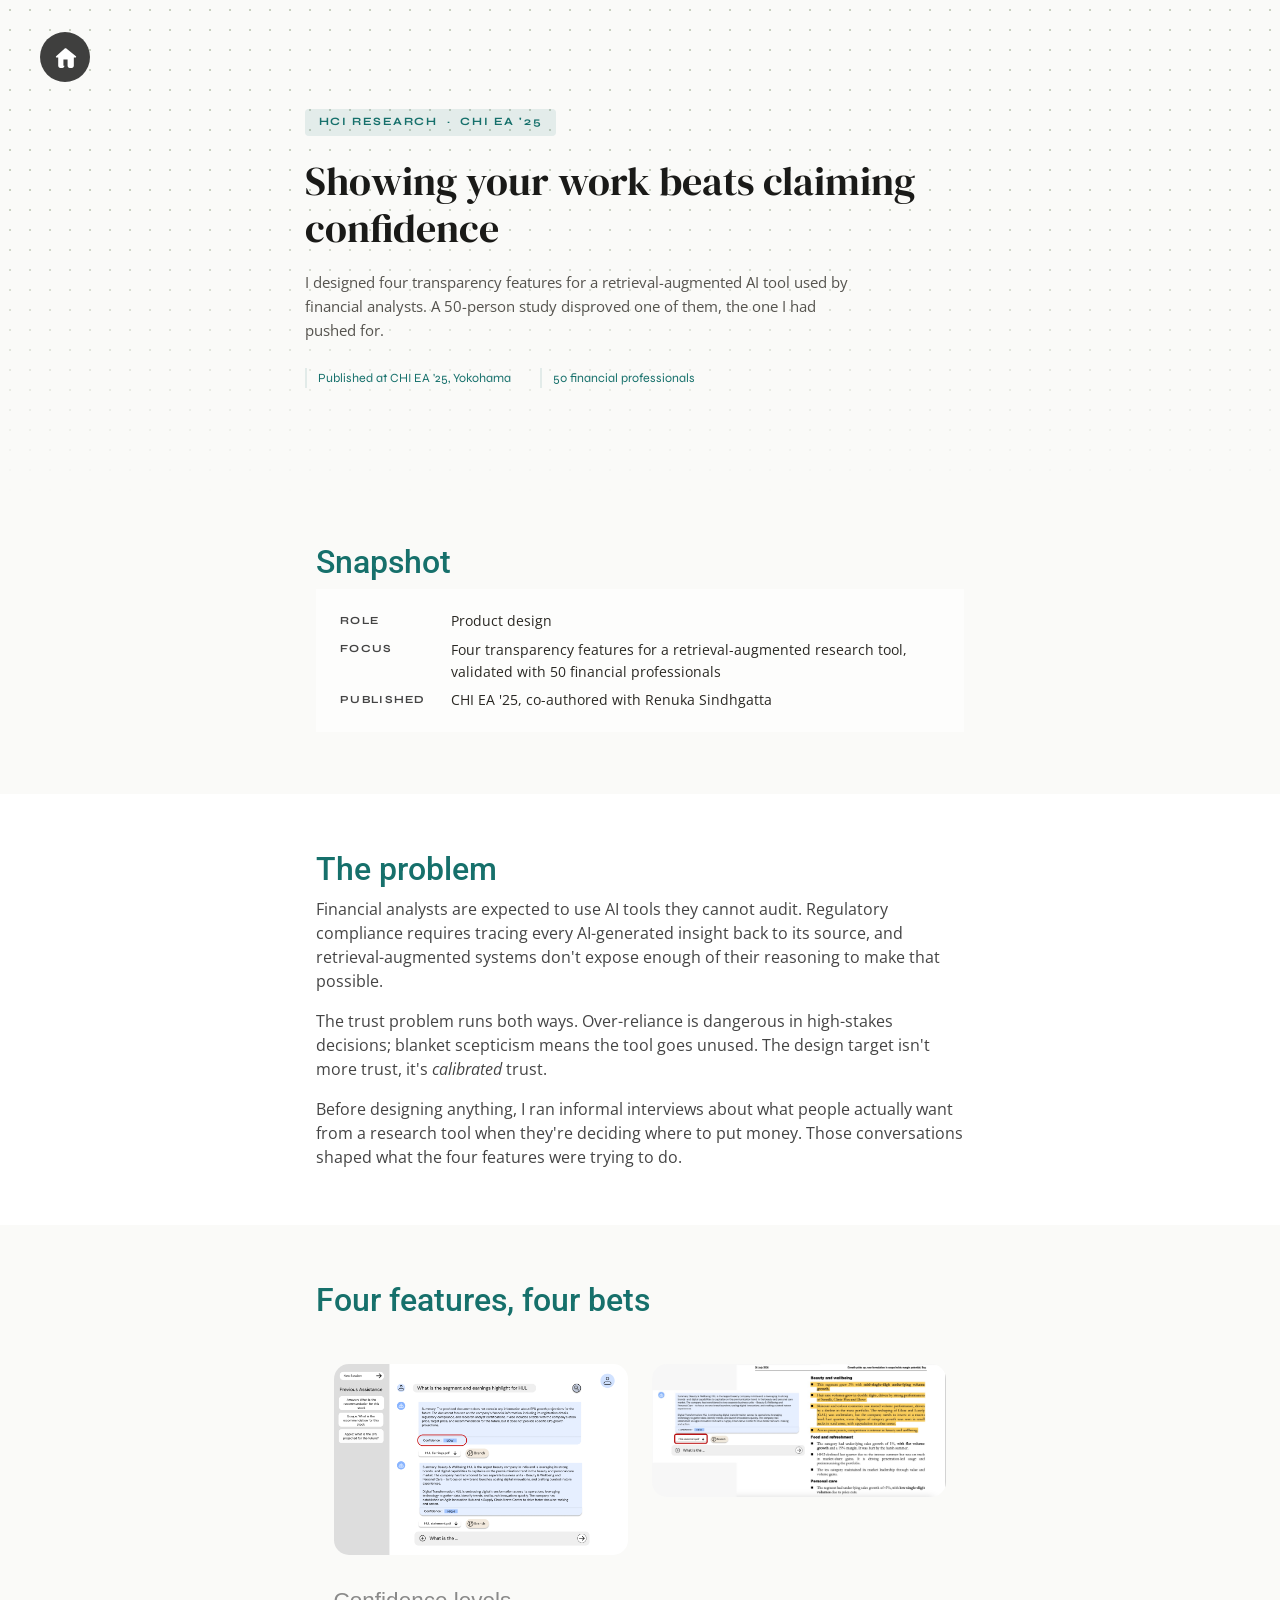
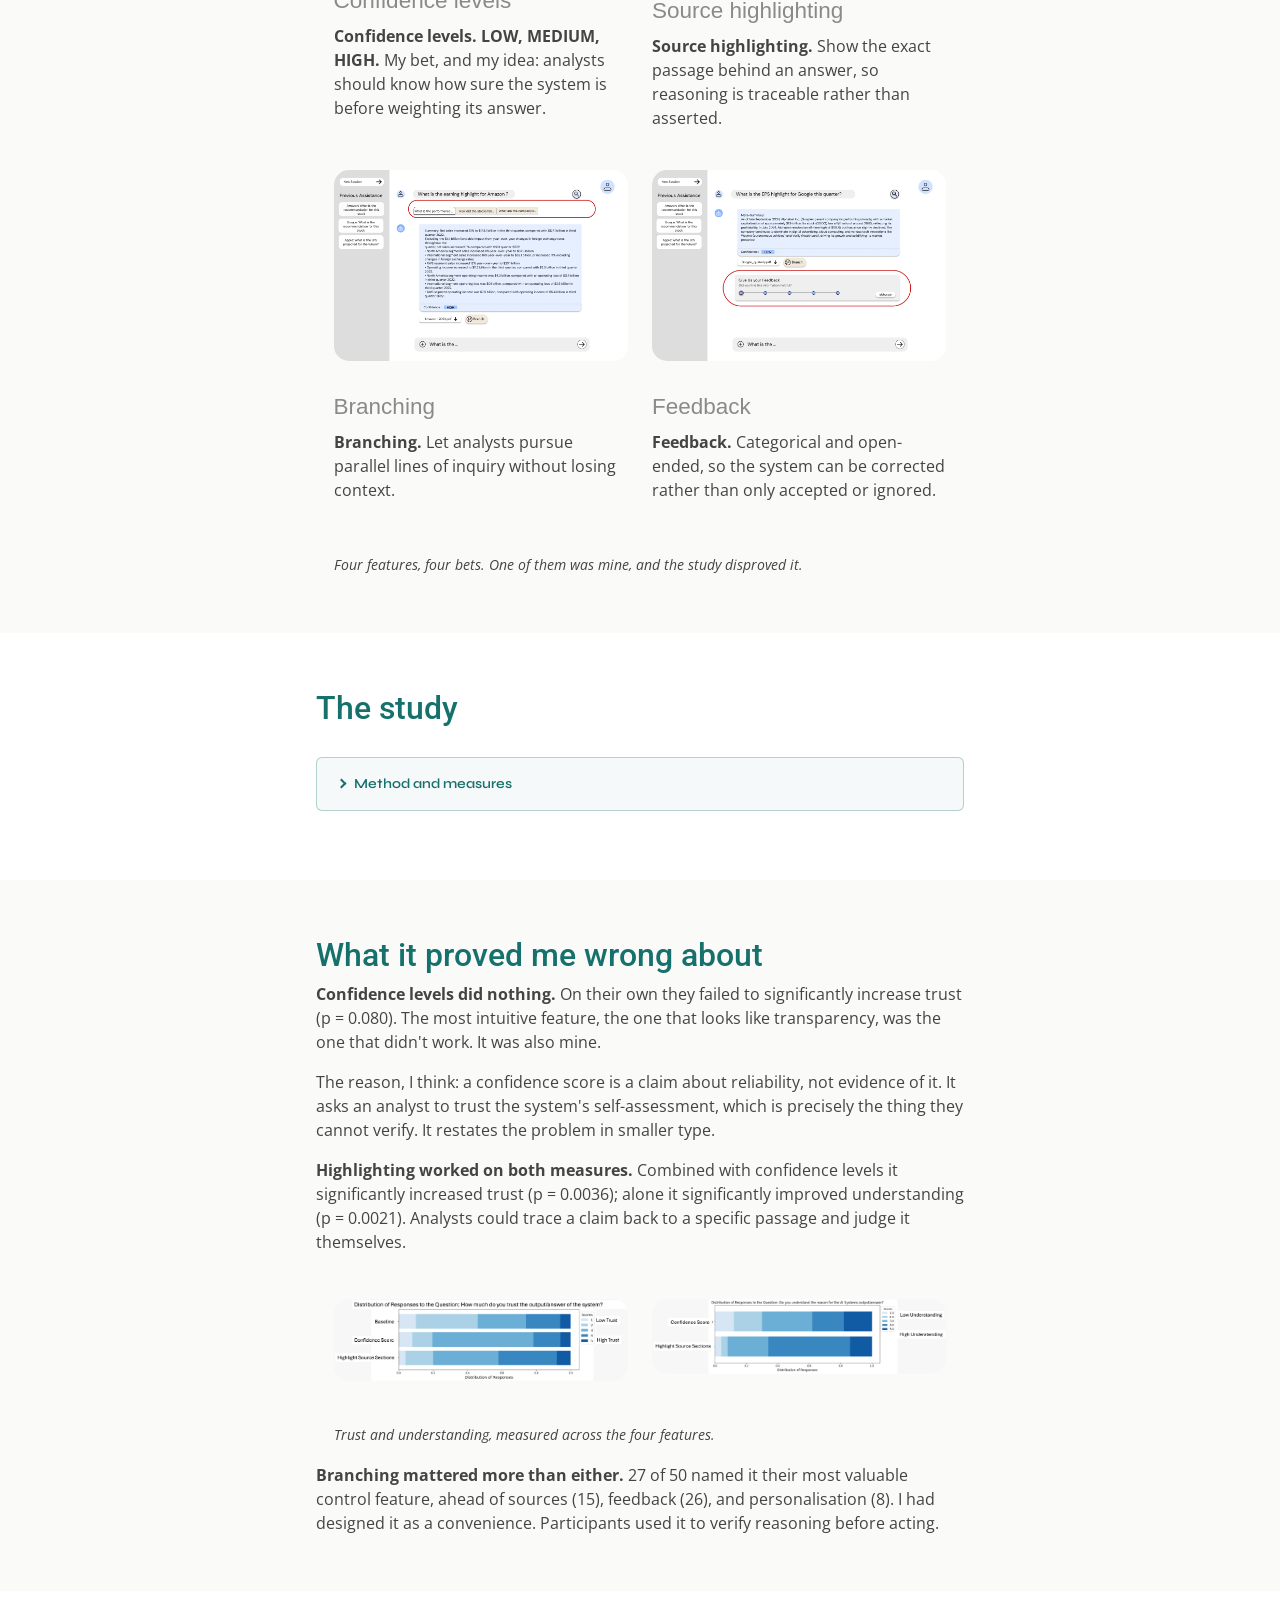
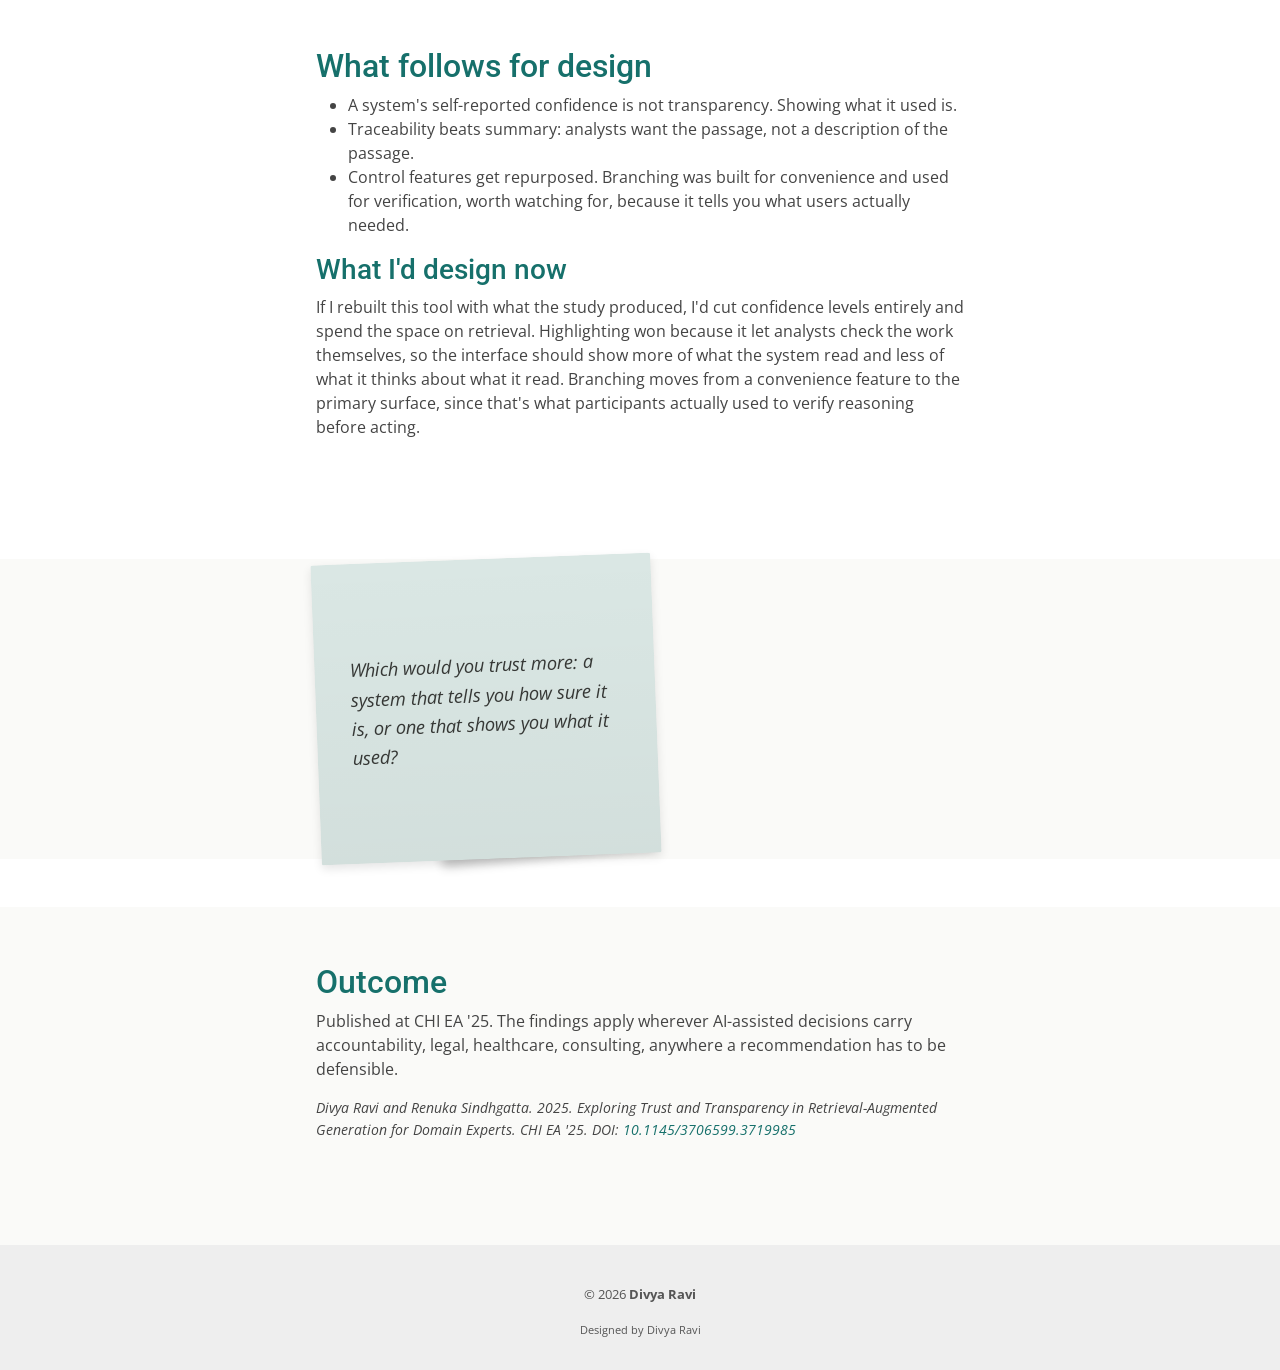
<file: ux-projects/RAG_trust.html>
<!DOCTYPE html>
<html lang="en">

<head>
  <meta charset="utf-8">
  <meta content="width=device-width, initial-scale=1" name="viewport">

  <title>Trust and Transparency | Divya Ravi</title>
  <meta content="" name="description">
  <meta content="" name="keywords">
  
  <!-- Favicons -->
  <link href="assets/img/apple-touch-icon.png" rel="apple-touch-icon"> 

  <link rel="icon" href="data:,">

  <!-- Google Fonts -->
   <link href="https://fonts.googleapis.com/css2?family=DM+Serif+Display:ital@0;1&family=Syne:wght@400;600;700;800&display=swap" rel="stylesheet">
  <link href="https://fonts.googleapis.com/css?family=Open+Sans:300,300i,400,400i,600,600i,700,700i|Roboto:300,300i,400,400i,500,500i,600,600i,700,700i|Poppins:300,300i,400,400i,500,500i,600,600i,700,700i" rel="stylesheet">


  <link href='https://fonts.googleapis.com/css?family=Josefin Sans' rel='stylesheet'>

  <!-- Runs before any CSS. Two jobs, both fail-safe:
       1. adds .js to <html> — [data-aos] hiding is gated on it, so if this
          script never runs every animated element renders visible.
       2. adds .preloader-seen on repeat visits in the same tab, so the
          preloader is never painted on internal navigation (no flash). -->
  <script>
    document.documentElement.className += ' js';
    try {
      if (sessionStorage.getItem('dr-preloader-shown')) {
        document.documentElement.className += ' preloader-seen';
      }
    } catch (e) { /* private mode / storage blocked — just show the preloader */ }
  </script>
  <!-- PATH: vendor CSS — Bootstrap 5, Bootstrap Icons, AOS (CDN; local vendor/ was absent) -->
  <link href="https://cdn.jsdelivr.net/npm/bootstrap@5.3.3/dist/css/bootstrap.min.css" rel="stylesheet">
  <link href="https://cdn.jsdelivr.net/npm/bootstrap-icons@1.11.3/font/bootstrap-icons.min.css" rel="stylesheet">
  <link href="https://cdn.jsdelivr.net/npm/aos@2.3.4/dist/aos.css" rel="stylesheet">
  <!-- PATH: main stylesheet -->
  <link href="assets/css/projectstyle.css" rel="stylesheet">
  <!-- PATH: shared case study styles — hero pattern (flow strip to follow) -->
  <link href="assets/css/case-study.css?v=5" rel="stylesheet">

  <style>
    /* ── Global line-height ── */
    .text-with-margins p.text-with-margins li { line-height: 1.8; }

    /* ── Research question callout ── */
    .rq-callout {
      background: #f0f6ff;
      padding: 1.2rem 1.6rem;
      border-radius: 8px;
      margin: 1rem 0 2rem;
    }
    .rq-callout p {
      margin: 0;
      font-size: 1rem;
      color: #1A524D;
      font-weight: 600;
      font-style: normal !important;
    }

    /* ── Feature cards (System Features Evaluated) ── */
    .feature-card {
      background: #f0f6ff;
      border: 1px solid #C2E0DC;
      border-radius: 10px;
      padding: 1.4rem 1.8rem;
      margin-bottom: 1.8rem;
    }
    .feature-card h4 {
      color: #123B39 !important;
      font-weight: 600 !important;
      font-size: 0.95rem !important;
      margin-bottom: 0.5rem;
    }
    .feature-card ul { margin-bottom: 0; padding-left: 1.2rem; }
    .feature-card li { font-size: 0.92rem; color: #2C6B66; padding: 2px 0; }

    /* ── Research Findings section wrapper ── */
    .findings-section { background: #f5f8ff; }

    /* ── Finding cards ── */
    .finding-card {
      border-radius: 10px;
      padding: 1.5rem 1.8rem;
      margin-bottom: 1.8rem;
    }
    .finding-card.fc-trust      { background: #DFEEEC; border-left: 5px solid #12615C; }
    .finding-card.fc-understand { background: #E6F2F0; border-left: 5px solid #16706B; }
    .finding-card.fc-control    { background: #EEFFFE; border-left: 5px solid #5BD6CC; }

    .finding-label {
      font-family: "Josefin Sans", sans-serif;
      font-size: 0.65rem;
      letter-spacing: 0.16em;
      font-weight: 700;
      text-transform: uppercase;
      color: #3A8A83;
      opacity: 0.7;
      margin-bottom: 0.25rem;
    }
    .finding-card h4 {
      font-size: 1rem !important;
      font-weight: 700 !important;
      color: #1A524D !important;
      margin-bottom: 0.7rem;
    }
    .stat-pill {
      display: inline-block;
      background: #fff;
      border-radius: 20px;
      padding: 0.2rem 0.7rem;
      font-size: 0.8rem;
      font-weight: 700;
      margin-bottom: 0.7rem;
      box-shadow: 0 1px 4px rgba(0,0,0,0.1);
      color: #12615C;
    }
    .finding-card ul  { padding-left: 1.1rem; margin-bottom: 0; }
    .finding-card li  { font-size: 0.92rem; color: #2C6B66; padding: 2px 0; }

    /* ── Theme grid (User Control) ── */
    .theme-grid {
      display: grid;
      grid-template-columns: 1fr 1fr;
      gap: 0.9rem;
      margin-top: 0.8rem;
    }
    @media (max-width: 600px) { .theme-grid { grid-template-columns: 1fr; } }
    .theme-card {
      background: #fff;
      border: 1px solid #C2F0EC;
      border-radius: 8px;
      padding: 1rem 1.2rem;
    }
    .theme-count {
      font-size: 1.5rem;
      font-weight: 800;
      color: #12615C;
      line-height: 1;
    }
    .theme-label {
      font-weight: 700;
      font-size: 0.88rem;
      color: #1A524D;
      margin: 0.2rem 0 0.35rem;
    }
    .theme-card p { font-size: 0.83rem; color: #4A807C; margin: 0; }

    /* ── Design implication dark box ── */
    .implication-box {
      background: #1A524D;
      border-radius: 10px;
      padding: 1.8rem 2.2rem;
      margin: 2rem 0 1rem;
    }
    .implication-box p {
      color: #CFE6E3;
      margin: 0;
      font-size: 0.97rem;
      line-height: 1.8;
    }
    .implication-box strong { color: #fff; }

    /* ── Section divider spacing ── */
    .findings-section .text-with-margins > div { margin-bottom: 1rem; }

    /* ── RAG Trust — page accent. The ONLY per-page hero
       declaration. Everything else is in case-study.css.
       teal · verified >=4.5:1 as text on #FAFAF8 ── */
    .rag-hero { --hero-accent: #16706B; }
  
    /* Page accent on <body> so h2/h3 and the drop-cap can reach it. */
    body { --hero-accent: #16706B; }
  
    /* Citation DOI — accent, underline on hover only. */
    .cs-caption a { color: var(--hero-accent); text-decoration: none; }
    .cs-caption a:hover.cs-caption a:focus-visible { text-decoration: underline; }
  </style>

  <script async src="https://www.googletagmanager.com/gtag/js?id=G-MVNYZ6Y0L4"></script>
<script>
  window.dataLayer = window.dataLayer || [];
  function gtag(){dataLayer.push(arguments);}
  gtag('js', new Date());

  gtag('config', 'G-MVNYZ6Y0L4');
</script>
  
</head>

<body>

  <a href="../index.html" class="home-btn" aria-label="Back to Home">
  <svg viewBox="0 0 24 24" class="home-icon">
    <path d="M10 20v-6h4v6c0 1.1.9 2 2 2h2c1.1 0 
    2-.9 2-2v-8h1.55c.66 0 .99-.8.47-1.27L13.12 
    3.52c-.6-.56-1.53-.56-2.12 0L2.98 10.73c-.52.47-.19 
    1.27.47 1.27H5v8c0 1.1.9 2 2 2h2c1.1 0 
    2-.9 2-2z"/>
  </svg>
</a>

   <!-- Header 
   <header id="header" class="d-flex align-items-center">
    <div class="container d-flex align-items-center justify-content-between">

      <div class="logo">
        <a href="../index.html"><img src="assets/img/logo.png" alt="" class="img-fluid"></a>
      </div>

      <!-- <nav id="navbar" class="navbar">
        <ul>
          <li><a class="nav-link scrollto active" href="../index.html">Projects</a></li>
          <li><a class="nav-link scrollto" href="../AboutMe.html">About</a></li>

        </ul>-->
        <!--<i class="bi bi-list mobile-nav-toggle"></i>
      </nav>

    </div>
    
  </header><!-- End Header -->
  
    <!-- Hero Image -->
<div class="project-hero rag-hero">
  <div class="container">
    <div class="text-with-margins">

      <span class="badge-type">HCI Research &nbsp;·&nbsp; CHI EA '25</span>

      <h1>Showing your work beats claiming confidence</h1>

      <p class="hero-sub">I designed four transparency features for a retrieval-augmented AI tool used by financial analysts. A 50-person study disproved one of them, the one I had pushed for.</p>

      <div class="meta-row">
        <div class="meta-chip">Published at CHI EA '25, Yokohama</div>
        <div class="meta-chip">50 financial professionals</div>
      
      
      </div>

    </div>
  </div>
</div>
<!-- END RAG TRUST HERO -->
  
<!-- OLD RAG HERO
    <div class="container-fluid hero-container">
      <img src="assets/img/Hero.png" class="img-fluid border hero-image" alt="Example image" loading="lazy">
    </div>

    <!-- End Hero -->


  
  <main id="main">



    <!-- ══ Snapshot ══ -->
    <div class="frame-bg" style="background:#FAFAF8; width:100%;">
      <div class="container padding" style="padding-top:3rem;" data-aos="fade-up">
        <div class="text-with-margins">
          <h2>Snapshot</h2>
          <dl class="cs-snapshot">
            <dt>Role</dt>      <dd>Product design</dd>
            <dt>Focus</dt>     <dd>Four transparency features for a retrieval-augmented research tool, validated with 50 financial professionals</dd>
            <dt>Published</dt> <dd>CHI EA '25, co-authored with Renuka Sindhgatta</dd>
          </dl>
        </div>
      </div>
    </div>

    <!-- ══ The problem ══ -->
    <div class="frame-bg" style="background:#FFFFFF; width:100%;">
      <div class="container padding" style="padding-top:3.5rem;" data-aos="fade-up">
        <div class="text-with-margins">
          <h2>The problem</h2>
          <p>Financial analysts are expected to use AI tools they cannot audit. Regulatory compliance requires tracing every AI-generated insight back to its source, and retrieval-augmented systems don't expose enough of their reasoning to make that possible.</p>
          <p>The trust problem runs both ways. Over-reliance is dangerous in high-stakes decisions; blanket scepticism means the tool goes unused. The design target isn't more trust, it's <em>calibrated</em> trust.</p>
          <p>Before designing anything, I ran informal interviews about what people actually want from a research tool when they're deciding where to put money. Those conversations shaped what the four features were trying to do.</p>
        </div>
      </div>
    </div>

    <!-- ══ Four features, four bets — the four screenshots live here ══ -->
    <div class="frame-bg" style="background:#FAFAF8; width:100%;">
      <div class="container padding" style="padding-top:3.5rem;" data-aos="fade-up">
        <div class="text-with-margins">
          <h2>Four features, four bets</h2>

          <div class="fs-framed" style="margin-top:1.4rem;">
            <div class="row">
              <div class="col-md-6 mb-4">
                <button type="button" class="cs-expandable"><img src="./assets/img/RAG/confidence tag.png" class="img-fluid" alt="Confidence level tag reading LOW, MEDIUM or HIGH beside a generated answer" data-aos="zoom-in" loading="lazy"></button>
                <h4 style="margin-top:0.7rem;">Confidence levels</h4>
                <p><strong>Confidence levels. LOW, MEDIUM, HIGH.</strong> My bet, and my idea: analysts should know how sure the system is before weighting its answer.</p>
              </div>
              <div class="col-md-6 mb-4">
                <button type="button" class="cs-expandable"><img src="./assets/img/RAG/highlight.jpg" class="img-fluid" alt="Source document with the exact passage behind the answer highlighted" data-aos="zoom-in" loading="lazy"></button>
                <h4 style="margin-top:4.9rem;">Source highlighting</h4>
                <p><strong>Source highlighting.</strong> Show the exact passage behind an answer, so reasoning is traceable rather than asserted.</p>
              </div>
              <div class="col-md-6 mb-4">
                <button type="button" class="cs-expandable"><img src="./assets/img/RAG/branching.png" class="img-fluid" alt="Branched conversation showing two parallel lines of inquiry" data-aos="zoom-in" loading="lazy"></button>
                <h4 style="margin-top:0.7rem;">Branching</h4>
                <p><strong>Branching.</strong> Let analysts pursue parallel lines of inquiry without losing context.</p>
              </div>
              <div class="col-md-6 mb-4">
                <button type="button" class="cs-expandable"><img src="./assets/img/RAG/feedback_new.png" class="img-fluid" alt="Feedback control offering categorical and open-ended responses" data-aos="zoom-in" loading="lazy"></button>
                <h4 style="margin-top:0.7rem;">Feedback</h4>
                <p><strong>Feedback.</strong> Categorical and open-ended, so the system can be corrected rather than only accepted or ignored.</p>
              </div>
            </div>
            <p class="cs-caption">Four features, four bets. One of them was mine, and the study disproved it.</p>
          </div>
        </div>
      </div>
    </div>

    <!-- ══ The study ══ -->
    <div class="frame-bg" style="background:#FFFFFF; width:100%;">
      <div class="container padding" style="padding-top:3.5rem;" data-aos="fade-up">
        <div class="text-with-margins">
          <h2>The study</h2>
          <details class="cs-drawer">
            <summary>Method and measures</summary>
            <div class="cs-drawer__body">
              <p>50 financial professionals. Pre- and post-task trust surveys, Wilcoxon signed-rank for the quantitative comparisons, thematic analysis for the qualitative.</p>
            </div>
          </details>
        </div>
      </div>
    </div>

    <!-- ══ What it proved me wrong about ══ -->
    <div class="frame-bg" style="background:#FAFAF8; width:100%;">
      <div class="container padding" style="padding-top:3.5rem;" data-aos="fade-up">
        <div class="text-with-margins">
          <h2>What it proved me wrong about</h2>
          <p><strong>Confidence levels did nothing.</strong> On their own they failed to significantly increase trust (p = 0.080). The most intuitive feature, the one that looks like transparency, was the one that didn't work. It was also mine.</p>
          <p>The reason, I think: a confidence score is a claim about reliability, not evidence of it. It asks an analyst to trust the system's self-assessment, which is precisely the thing they cannot verify. It restates the problem in smaller type.</p>
          <p><strong>Highlighting worked on both measures.</strong> Combined with confidence levels it significantly increased trust (p = 0.0036); alone it significantly improved understanding (p = 0.0021). Analysts could trace a claim back to a specific passage and judge it themselves.</p>

          <div class="fs-framed" style="margin-top:1.4rem;">
            <div class="row">
              <div class="col-md-6 mb-3">
                <button type="button" class="cs-expandable"><img src="./assets/img/RAG/trust.jpg" class="img-fluid" alt="Chart of trust scores across the four transparency features" data-aos="zoom-in" loading="lazy"></button>
              </div>
              <div class="col-md-6 mb-3">
                <button type="button" class="cs-expandable"><img src="./assets/img/RAG/understanding.jpg" class="img-fluid" alt="Chart of comprehension scores across the four transparency features" data-aos="zoom-in" loading="lazy"></button>
              </div>
            </div>
            <p class="cs-caption">Trust and understanding, measured across the four features.</p>
          </div>

          <p><strong>Branching mattered more than either.</strong> 27 of 50 named it their most valuable control feature, ahead of sources (15), feedback (26), and personalisation (8). I had designed it as a convenience. Participants used it to verify reasoning before acting.</p>
        </div>
      </div>
    </div>

    <!-- ══ What follows for design ══ -->
    <div class="frame-bg" style="background:#FFFFFF; width:100%;">
      <div class="container padding" style="padding-top:3.5rem;" data-aos="fade-up">
        <div class="text-with-margins">
          <h2>What follows for design</h2>
          <ul>
            <li>A system's self-reported confidence is not transparency. Showing what it used is.</li>
            <li>Traceability beats summary: analysts want the passage, not a description of the passage.</li>
            <li>Control features get repurposed. Branching was built for convenience and used for verification, worth watching for, because it tells you what users actually needed.</li>
          </ul>

          <h3>What I'd design now</h3>
          <p>If I rebuilt this tool with what the study produced, I'd cut confidence levels entirely and spend the space on retrieval. Highlighting won because it let analysts check the work themselves, so the interface should show more of what the system read and less of what it thinks about what it read. Branching moves from a convenience feature to the primary surface, since that's what participants actually used to verify reasoning before acting.</p>
        </div>
      </div>
    </div>

    <!-- Closing question, set as a note. -->
    <div class="frame-bg" style="background:#FAFAF8; width:100%;">
      <div class="container padding" style="padding-top:0; padding-bottom:0;" data-aos="fade-up">
        <div class="text-with-margins">
          <div class="cs-note">
            <p>Which would you trust more: a system that tells you how sure it is, or one that shows you what it used?</p>
          </div>
        </div>
      </div>
    </div>

    <!-- ══ Outcome  +  citation  +  closing line ══ -->
    <div class="frame-bg" style="background:#FAFAF8; width:100%; padding-bottom:4rem;">
      <div class="container padding" style="padding-top:3.5rem;" data-aos="fade-up">
        <div class="text-with-margins">
          <h2>Outcome</h2>
          <p>Published at CHI EA '25. The findings apply wherever AI-assisted decisions carry accountability, legal, healthcare, consulting, anywhere a recommendation has to be defensible.</p>
          <p class="cs-caption">Divya Ravi and Renuka Sindhgatta. 2025. <em>Exploring Trust and Transparency in Retrieval-Augmented Generation for Domain Experts.</em> CHI EA '25. DOI: <a href="https://doi.org/10.1145/3706599.3719985" target="_blank" rel="noopener">10.1145/3706599.3719985</a></p>

        </div>
      </div>
    </div>

  </main><!-- End #main -->

  <!-- ======= Footer ======= -->
    <footer id="footer">
      <div class="container">
        <div class="row">


    <div class="container">
      <div class="credits">
        <div class="copyright">
        <p>&copy; <script>document.write(new Date().getFullYear())</script><strong> Divya Ravi</p></strong>
        <a style="font-size: smaller;">Designed by Divya Ravi</a>
        </div>
      </div>
    </div>
  </footer>
  <!-- End Footer -->

  <div id="preloader" aria-hidden="true"></div>
  <a href="#" class="back-to-top d-flex align-items-center justify-content-center"><i class="bi bi-arrow-up-short"></i></a>



  <!-- PATH: vendor JS — Bootstrap 5 bundle + AOS (CDN) -->
  <script src="https://cdn.jsdelivr.net/npm/bootstrap@5.3.3/dist/js/bootstrap.bundle.min.js"></script>
  <script src="https://cdn.jsdelivr.net/npm/aos@2.3.4/dist/aos.js"></script>
  <!-- PATH: flow strip + group frames (shared) -->
  <script src="assets/js/flow-strip.js?v=5"></script>
  <!-- Template Main JS File -->
  <script src="assets/js/main.js"></script>

</body>

</html>
</file>
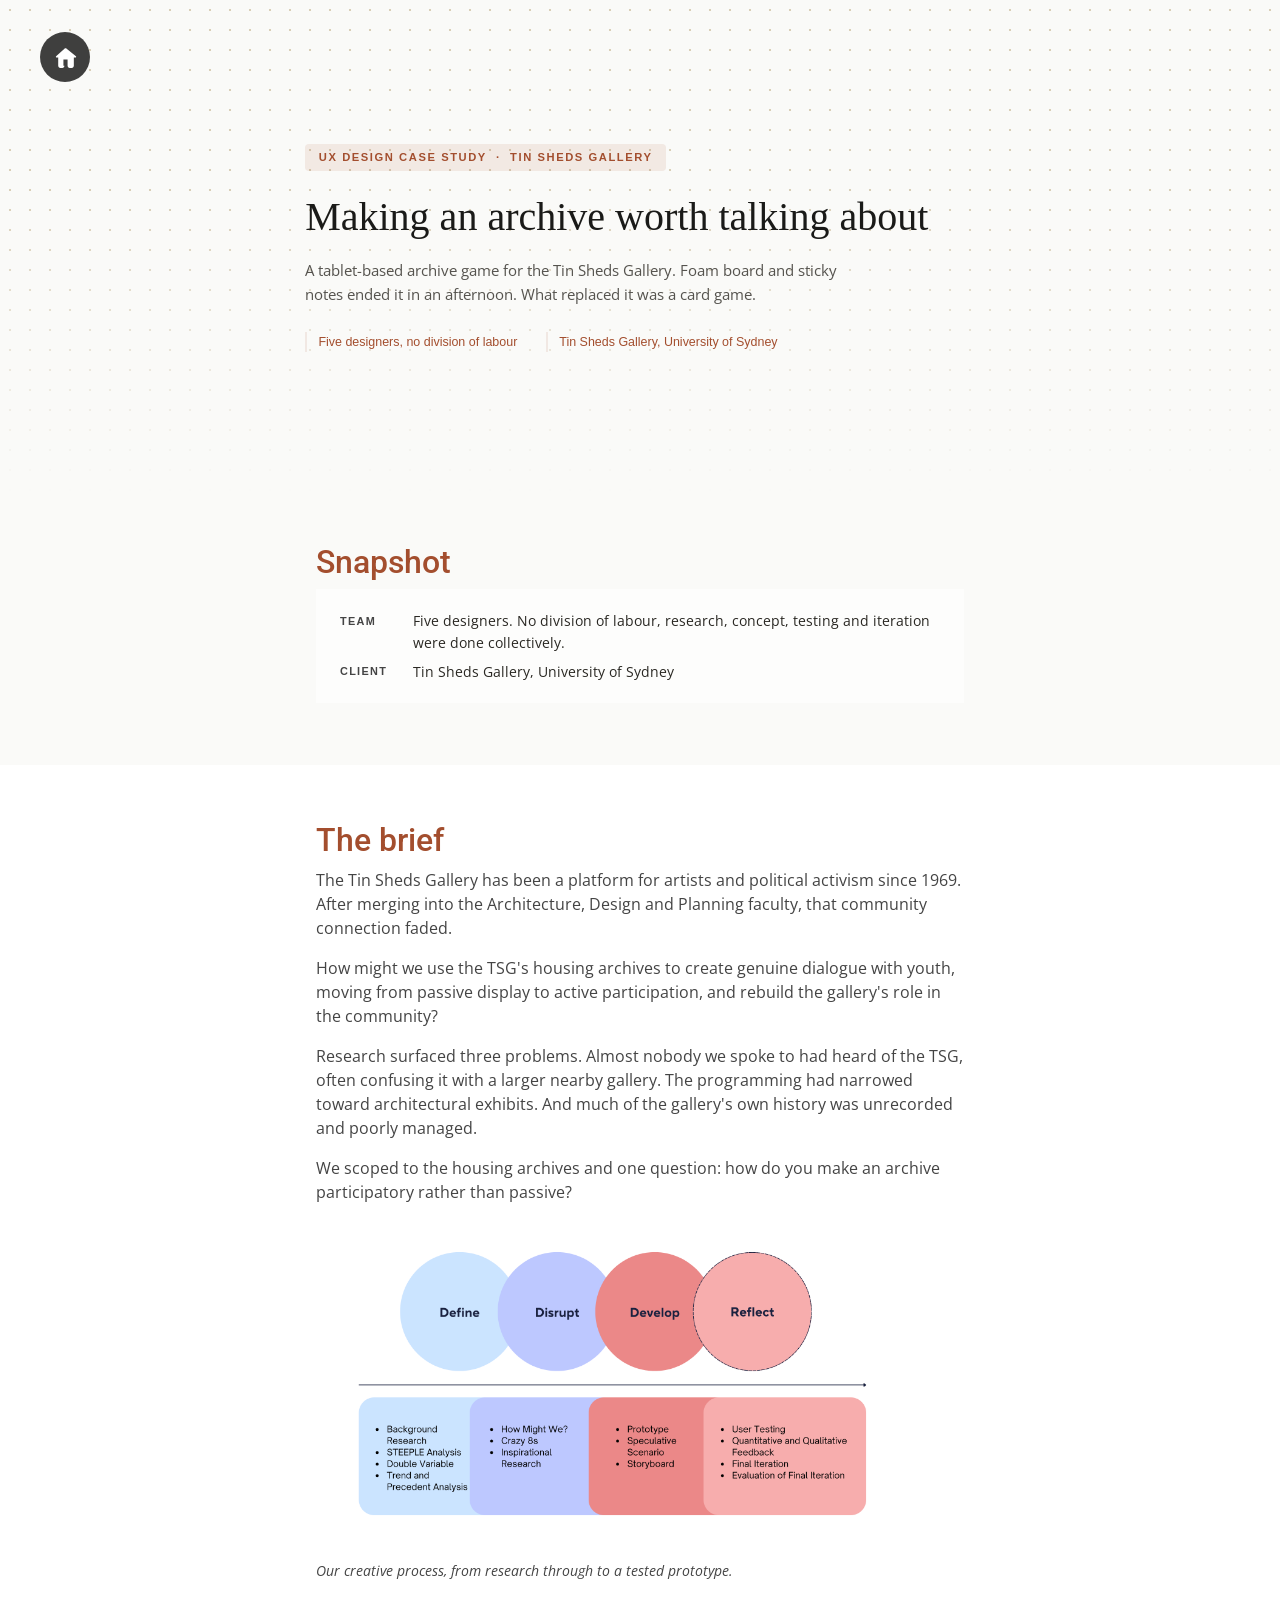
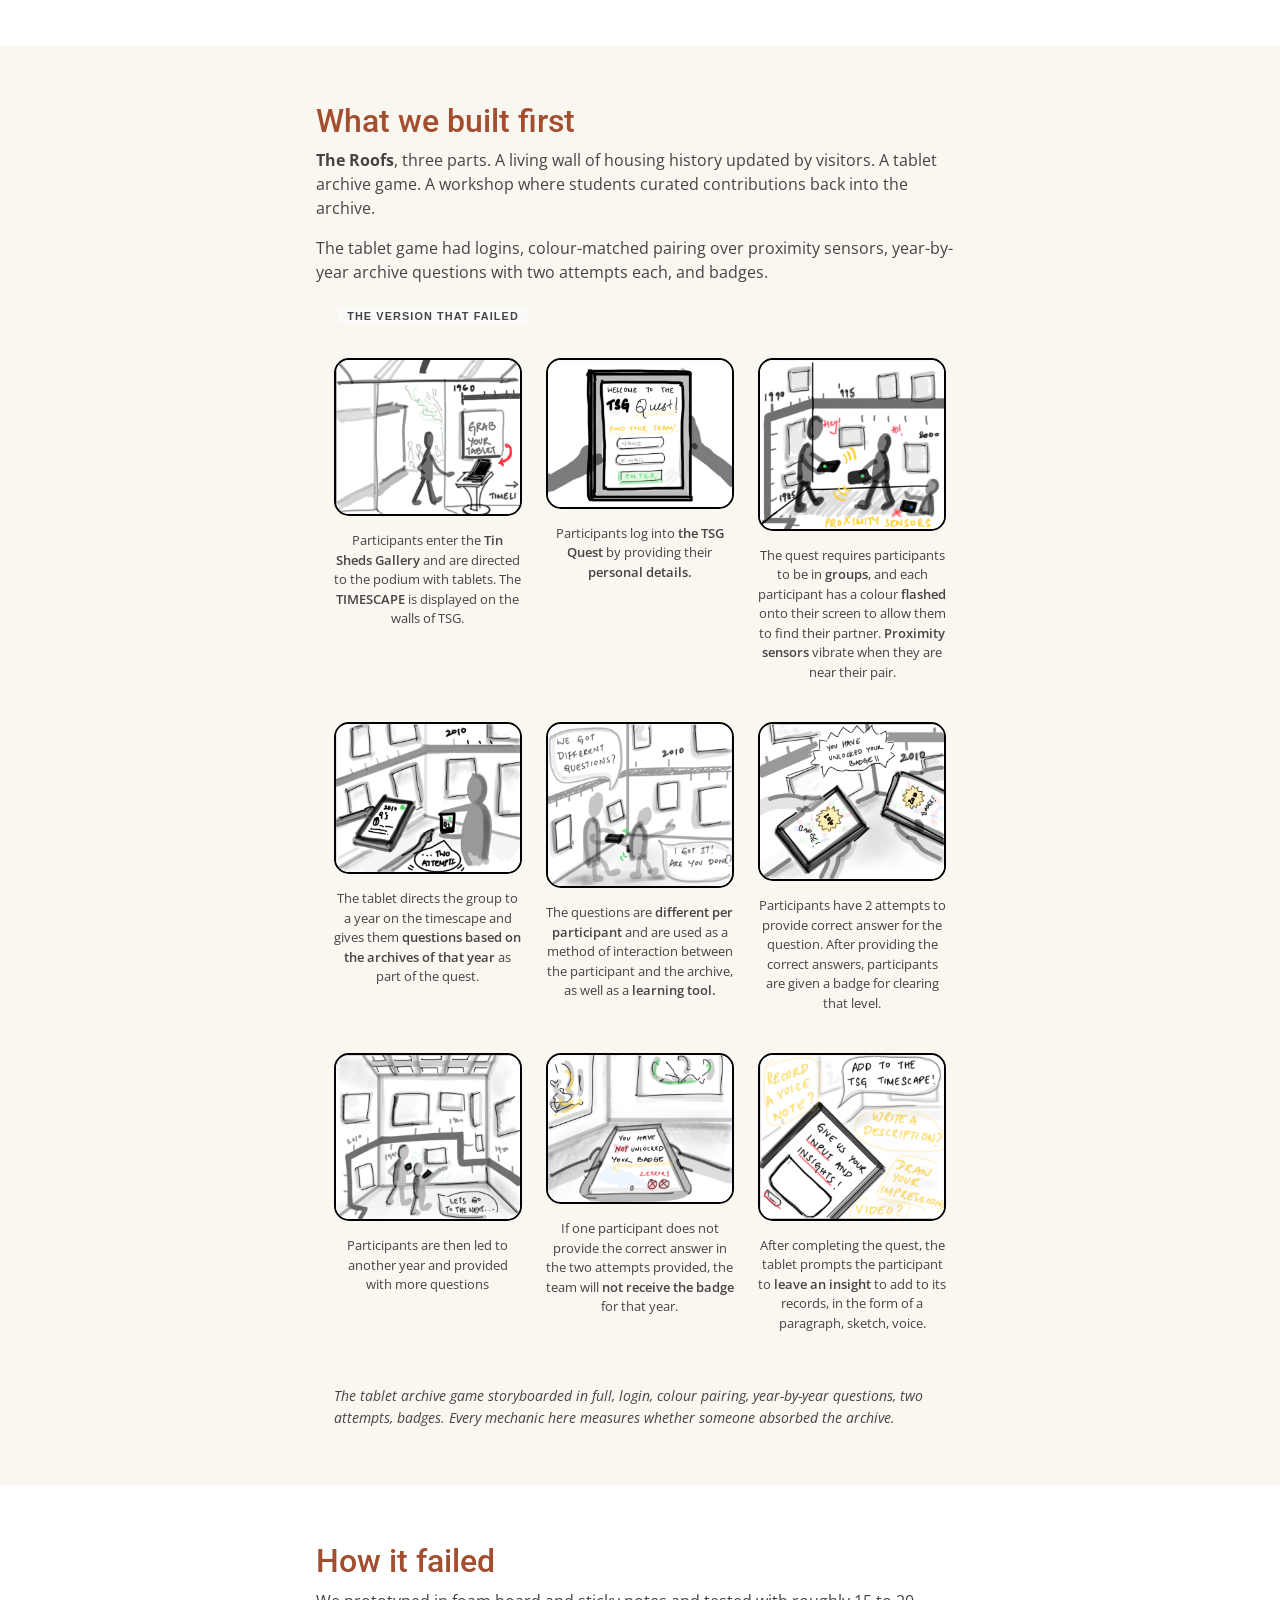
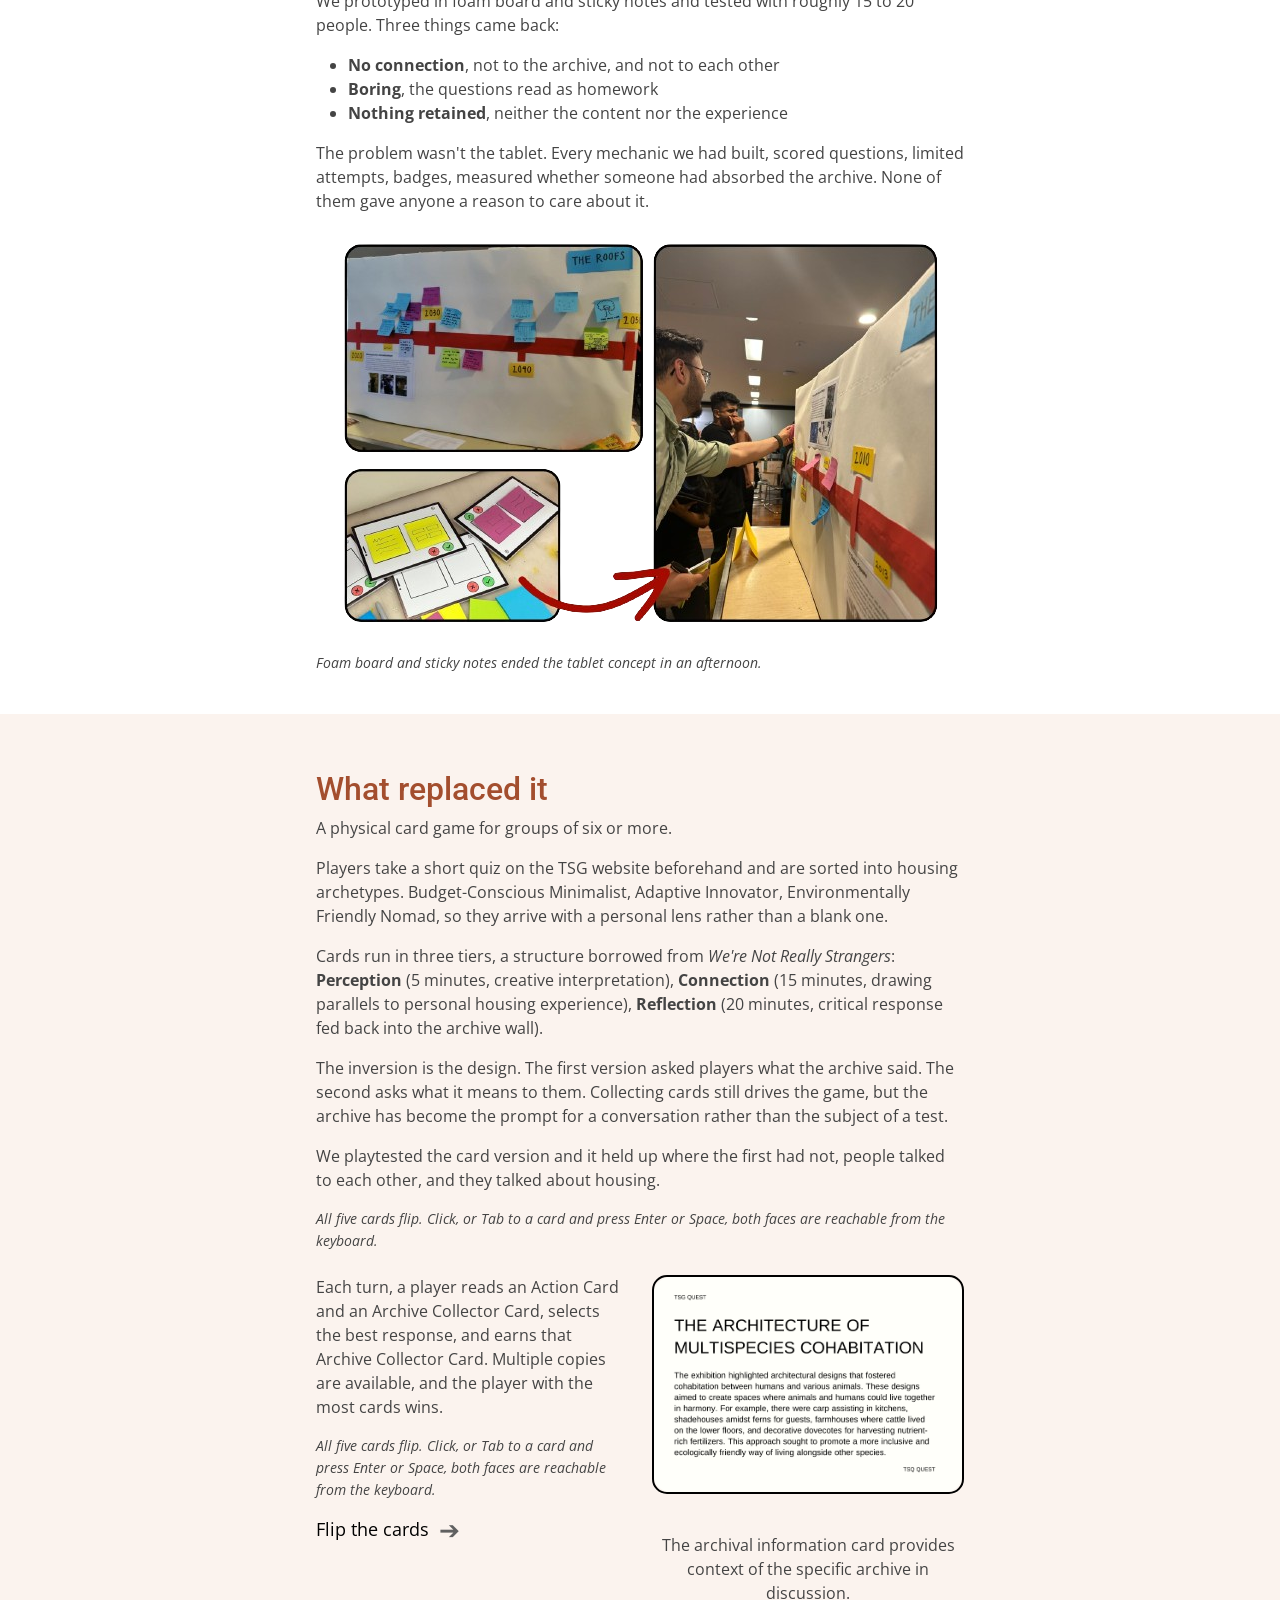
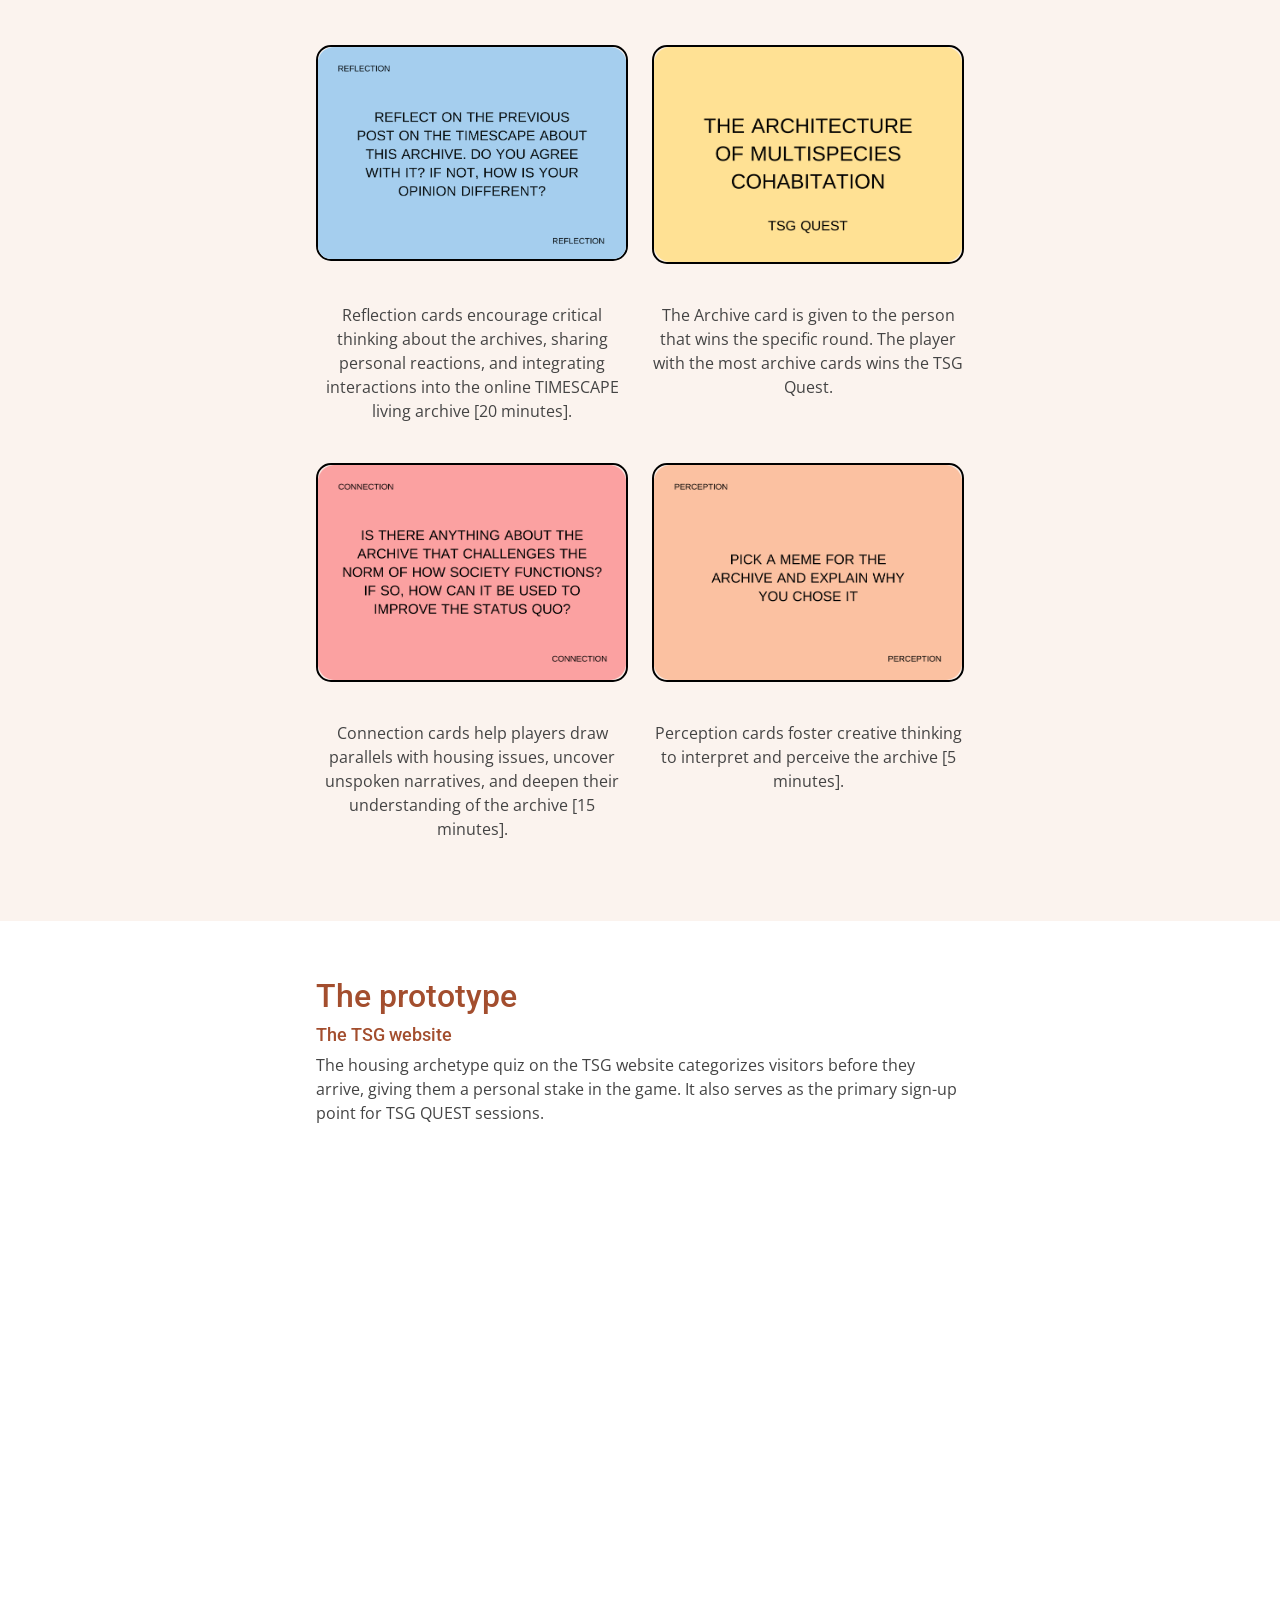
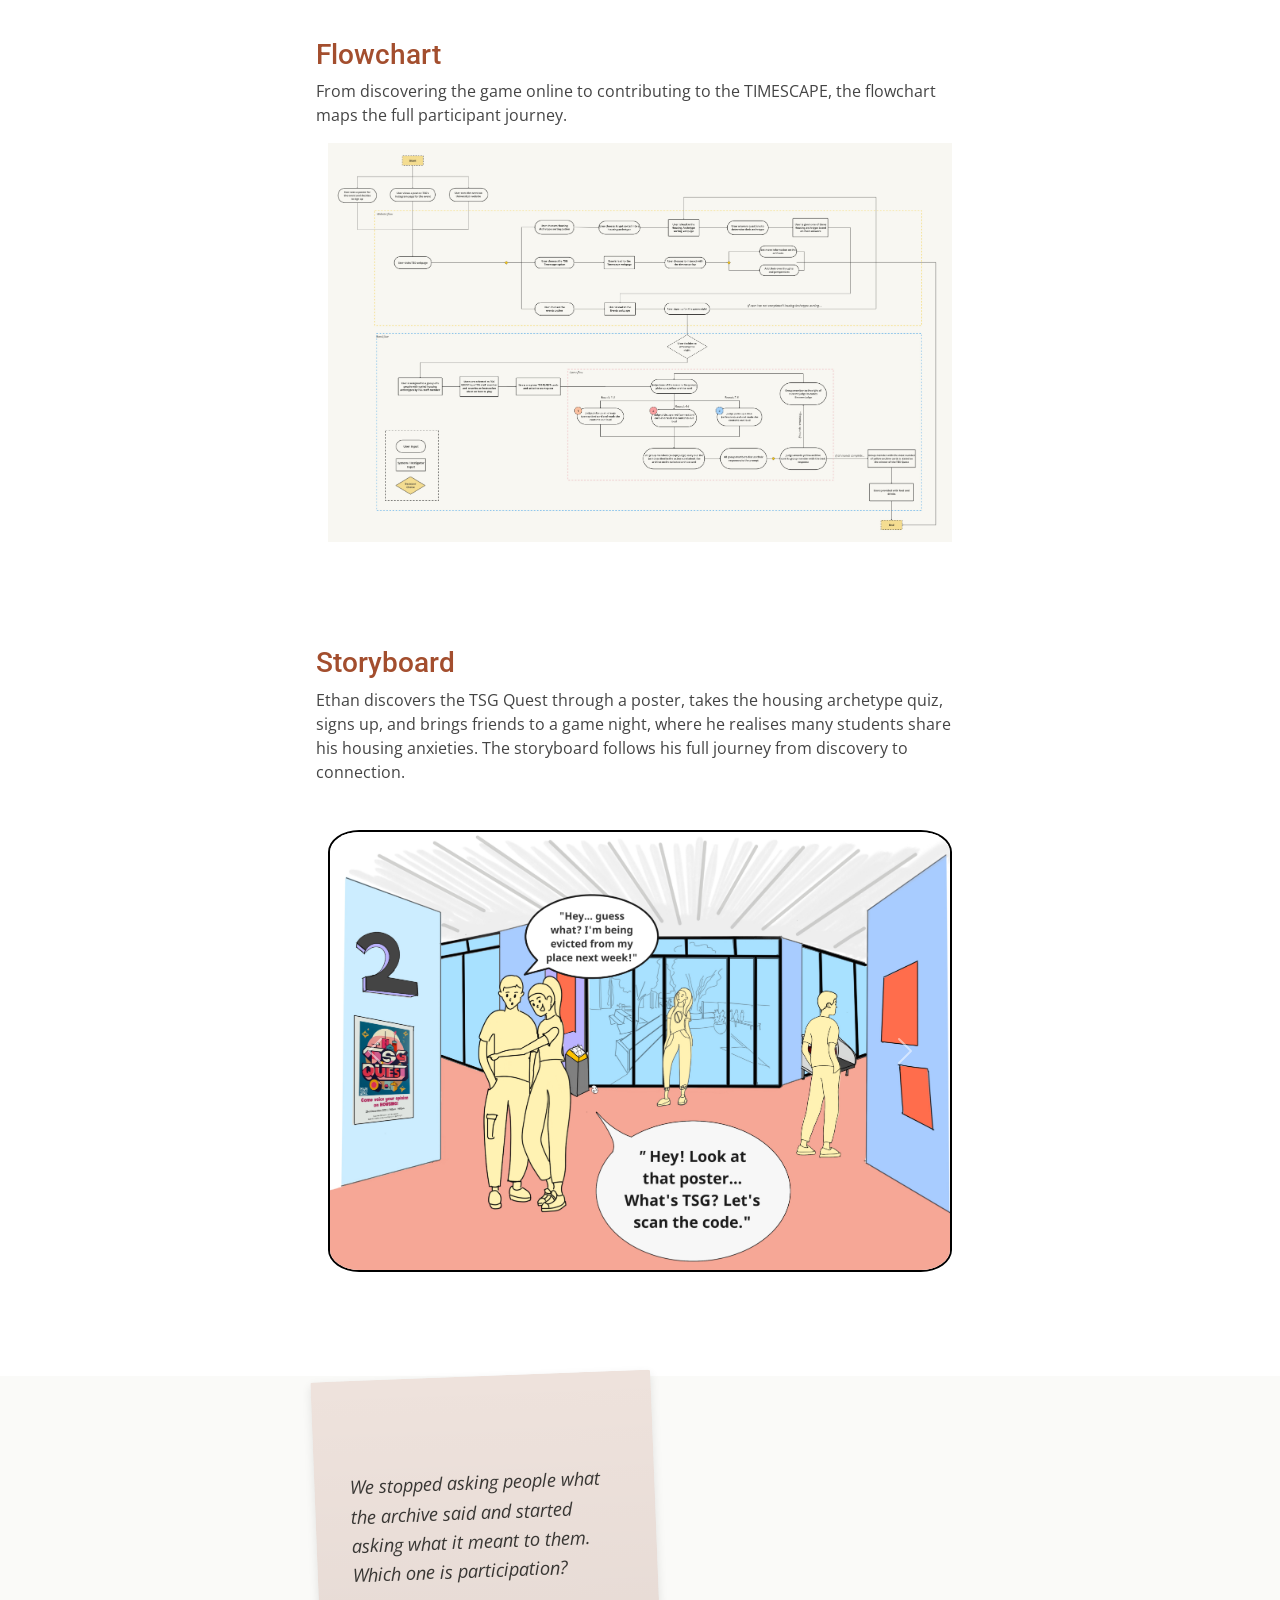
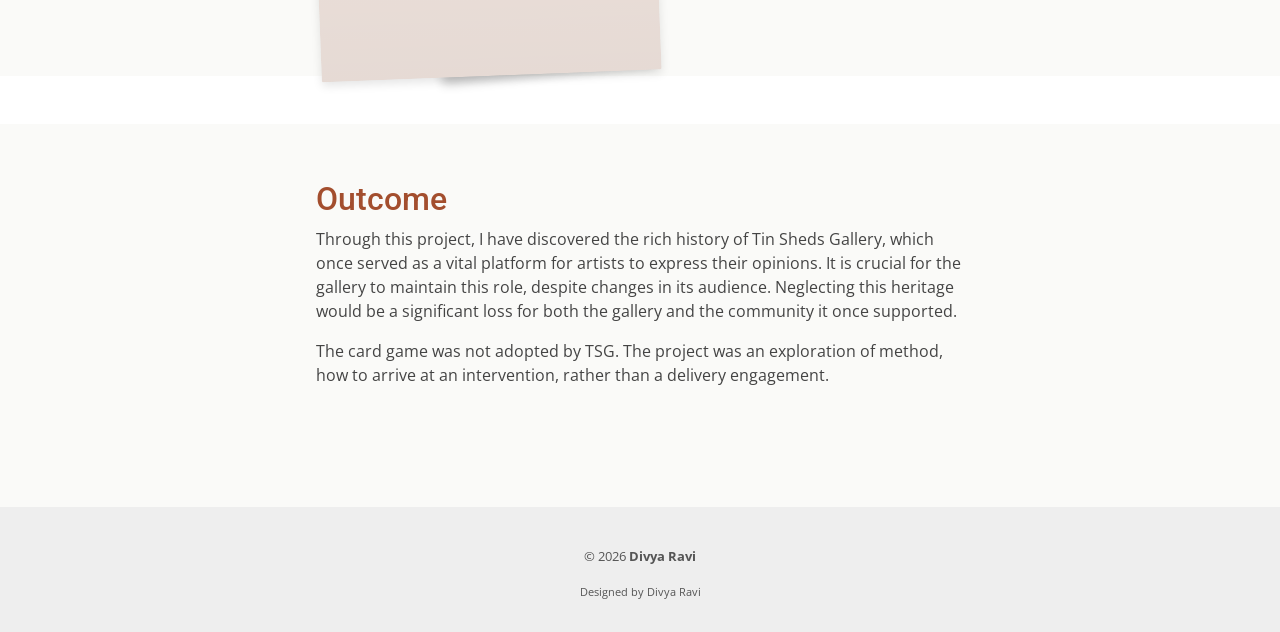
<file: ux-projects/studio_project.html>
<!DOCTYPE html>
<html lang="en">

<head>
  <meta charset="utf-8">
  <meta content="width=device-width, initial-scale=1" name="viewport">

  <title>TSG Quest | Divya Ravi</title>
  <meta content="" name="description">
  <meta content="" name="keywords">
  
  <!-- Favicons -->
  <link href="assets/img/apple-touch-icon.png" rel="apple-touch-icon"> 

  <link rel="icon" href="data:,">

  <!-- Google Fonts -->
  <link href="https://fonts.googleapis.com/css?family=Open+Sans:300,300i,400,400i,600,600i,700,700i|Roboto:300,300i,400,400i,500,500i,600,600i,700,700i|Poppins:300,300i,400,400i,500,500i,600,600i,700,700i" rel="stylesheet">


  

  <!-- Runs before any CSS. Two jobs, both fail-safe:
       1. adds .js to <html> — [data-aos] hiding is gated on it, so if this
          script never runs every animated element renders visible.
       2. adds .preloader-seen on repeat visits in the same tab, so the
          preloader is never painted on internal navigation (no flash). -->
  <script>
    document.documentElement.className += ' js';
    try {
      if (sessionStorage.getItem('dr-preloader-shown')) {
        document.documentElement.className += ' preloader-seen';
      }
    } catch (e) { /* private mode / storage blocked — just show the preloader */ }
  </script>
  <!-- PATH: vendor CSS — Bootstrap 5, Bootstrap Icons, AOS (CDN; local vendor/ was absent) -->
  <link href="https://cdn.jsdelivr.net/npm/bootstrap@5.3.3/dist/css/bootstrap.min.css" rel="stylesheet">
  <link href="https://cdn.jsdelivr.net/npm/bootstrap-icons@1.11.3/font/bootstrap-icons.min.css" rel="stylesheet">
  <link href="https://cdn.jsdelivr.net/npm/aos@2.3.4/dist/aos.css" rel="stylesheet">
  <!-- PATH: main stylesheet -->
  <link href="assets/css/projectstyle.css" rel="stylesheet">
  <!-- PATH: shared case study styles — hero pattern (flow strip to follow) -->
  <link href="assets/css/case-study.css?v=5" rel="stylesheet">

  <link rel="preconnect" href="https://fonts.googleapis.com">
  <link rel="preconnect" href="https://fonts.gstatic.com" crossorigin>
  <link href="https://fonts.googleapis.com/css2?family=Playwrite+PE:wght@100..400&display=swap" rel="stylesheet">

  

  <style>

body{
      margin-left: 0%;
      margin-right: 0%;
    }


    .playwrite-text {
    font-family: "Playwrite PE", cursive;
    font-optical-sizing: auto;
    font-weight: 400; /* Adjust the weight as needed */
    font-style: normal;
}


@media (max-width: 600px) {
  .dis{
    display: none;
  }
}

    /* ── TSG — page accent. The ONLY per-page hero
       declaration. Everything else is in case-study.css.
       terracotta · verified >=4.5:1 as text on #FAFAF8 ── */
    .tsg-hero { --hero-accent: #A34E2E; }
  
    /* Page accent on <body> so h2/h3 and the drop-cap can reach it. */
    body { --hero-accent: #A34E2E; }
  </style>

 <script async src="https://www.googletagmanager.com/gtag/js?id=G-MVNYZ6Y0L4"></script>
<script>
  window.dataLayer = window.dataLayer || [];
  function gtag(){dataLayer.push(arguments);}
  gtag('js', new Date());

  gtag('config', 'G-MVNYZ6Y0L4');
</script>
  
</head>

<body>

  
  <a href="../index.html" class="home-btn" aria-label="Back to Home">
  <svg viewBox="0 0 24 24" class="home-icon">
    <path d="M10 20v-6h4v6c0 1.1.9 2 2 2h2c1.1 0 
    2-.9 2-2v-8h1.55c.66 0 .99-.8.47-1.27L13.12 
    3.52c-.6-.56-1.53-.56-2.12 0L2.98 10.73c-.52.47-.19 
    1.27.47 1.27H5v8c0 1.1.9 2 2 2h2c1.1 0 
    2-.9 2-2z"/>
  </svg>
</a>

   <!-- Header 
   <header id="header" class="d-flex align-items-center">
    <div class="container d-flex align-items-center justify-content-between">

      <div class="logo">
        <a href="../index.html"><img src="assets/img/logo.png" alt="" class="img-fluid"></a>
      </div>

      <nav id="navbar" class="navbar">
        <ul>
          <li><a class="nav-link scrollto active" href="../index.html">Projects</a></li>
          <li><a class="nav-link scrollto" href="../AboutMe.html">About</a></li>

        </ul>-
        <i class="bi bi-list mobile-nav-toggle"></i>
      </nav>

    </div>
    
  </header><!-- End Header -->
  

  
  <main id="main">

<div class="project-hero tsg-hero">
  <div class="container">
    <div class="text-with-margins">

      <span class="badge-type">UX Design Case Study &nbsp;·&nbsp; Tin Sheds Gallery</span>

      <h1>Making an archive worth talking about </h1>

      <p class="hero-sub">A tablet-based archive game for the Tin Sheds Gallery. Foam board and sticky notes ended it in an afternoon. What replaced it was a card game.</p>

      <div class="meta-row">
        <div class="meta-chip">Five designers, no division of labour</div>
        <div class="meta-chip">Tin Sheds Gallery, University of Sydney</div>
      
      </div>

    </div>
  </div>
</div>

    <!-- ══ Snapshot ══ -->
    <div class="frame-bg" style="background:#FAFAF8; width:100%;">
      <div class="container padding" style="padding-top:3rem;" data-aos="fade-up">
        <div class="text-with-margins">
          <h2>Snapshot</h2>
          <dl class="cs-snapshot">
            <dt>Team</dt>   <dd>Five designers. No division of labour, research, concept, testing and iteration were done collectively.</dd>
            <dt>Client</dt> <dd>Tin Sheds Gallery, University of Sydney</dd>
          </dl>
        </div>
      </div>
    </div>

    <!-- ══ The brief — absorbs THE DESIGN CHALLENGE, Design Process,
         Identifying the problem, OUR CREATIVE PROCESS ══ -->
    <div class="frame-bg" style="background:#FFFFFF; width:100%;">
      <div class="container padding" style="padding-top:3.5rem;" data-aos="fade-up">
        <div class="text-with-margins">
          <h2>The brief</h2>
          <p>The Tin Sheds Gallery has been a platform for artists and political activism since 1969. After merging into the Architecture, Design and Planning faculty, that community connection faded.</p>
          <p>How might we use the TSG's housing archives to create genuine dialogue with youth, moving from passive display to active participation, and rebuild the gallery's role in the community?</p>
          <p>Research surfaced three problems. Almost nobody we spoke to had heard of the TSG, often confusing it with a larger nearby gallery. The programming had narrowed toward architectural exhibits. And much of the gallery's own history was unrecorded and poorly managed.</p>
          <p>We scoped to the housing archives and one question: how do you make an archive participatory rather than passive?</p>
          <img src="./assets/img/studio/design-process.png" alt="design process"  data-aos="zoom-in" width="90%" loading="lazy">
          <p class="cs-caption">Our creative process, from research through to a tested prototype.</p>
          <br>
        </div>
      </div>
    </div>

    <!-- ══ What we built first — absorbs Our Initial Concept, THE ROOFS ══ -->
    <div class="frame-bg" style="background:#FAF6F0; width:100%;">
      <div class="container padding" style="padding-top:3.5rem;" data-aos="fade-up">
        <div class="text-with-margins">
          <h2>What we built first</h2>
          <p><strong>The Roofs</strong>, three parts. A living wall of housing history updated by visitors. A tablet archive game. A workshop where students curated contributions back into the archive.</p>
          <p>The tablet game had logins, colour-matched pairing over proximity sensors, year-by-year archive questions with two attempts each, and badges.</p>
          <div class="fs-framed" style="margin-top:2rem;">
                <span class="flow-strip__usecase">the version that failed</span>
              <div class="row" style="padding-top: 20px;">
                <div class="col-lg-4 mb-4">
                  <img src="./assets/img/studio/sb1.png" class="img-fluid" alt="Image 1" style="border: 2px solid #000;">
                  <p class="text-center" style="font-size: small;">Participants enter the <span class="semibold">Tin Sheds Gallery</span>  and are directed to the podium with tablets. The <span class="semibold">TIMESCAPE</span> is displayed on the walls of TSG.</p>
                </div>
                <div class="col-lg-4 mb-4">
                  <img src="./assets/img/studio/sb2.png" class="img-fluid" alt="Image 2" style="border: 2px solid #000;">
                  <p class="text-center" style="font-size: small;">Participants log into <span class="semibold">the TSG Quest</span> by providing their <span class="semibold">personal details.</span></p>
                </div>
                <div class="col-lg-4 mb-4">
                  <img src="./assets/img/studio/sb3.png" class="img-fluid" alt="Image 3" style="border: 2px solid #000;">
                  <p class="text-center" style="font-size: small;">The quest requires participants to be in <span class="semibold">groups</span>, and each participant has a colour <span class="semibold">flashed</span> onto their screen to allow them to find their partner. <span class="semibold">Proximity sensors</span> vibrate when they are near their pair.</p>
                </div>
                <div class="col-lg-4 mb-4">
                  <img src="./assets/img/studio/sb4.png" class="img-fluid" alt="Image 4" style="border: 2px solid #000;">
                  <p class="text-center" style="font-size: small;">The tablet directs the group to a year on the timescape and gives them <span class="semibold">questions based on the archives of that year</span> as part of the quest.</p>
                </div>
                <div class="col-lg-4 mb-4">
                  <img src="./assets/img/studio/sb5.png" class="img-fluid" alt="Image 5" style="border: 2px solid #000;">
                  <p class="text-center" style="font-size: small;">The questions are <span class="semibold">different per participant</span> and are used as a method of interaction between the participant and the archive, as well as a <span class="semibold">learning tool.</span></p>
                </div>
                <div class="col-lg-4 mb-4">
                  <img src="./assets/img/studio/sb6.png" class="img-fluid" alt="Image 6" style="border: 2px solid #000;">
                  <p class="text-center" style="font-size: small;">Participants have 2 attempts to provide correct answer for the question. After providing the correct answers, participants are given a badge for clearing that level.</p>
                </div>
                <div class="col-lg-4 mb-4">
                  <img src="./assets/img/studio/sb7.png" class="img-fluid" alt="Image 7" style="border: 2px solid #000;">
                  <p class="text-center" style="font-size: small;">Participants are then led to another year and provided with more questions</p>
                </div>
                <div class="col-lg-4 mb-4">
                  <img src="./assets/img/studio/sb8.png" class="img-fluid" alt="Image 8" style="border: 2px solid #000;">
                  <p class="text-center" style="font-size: small;">If one participant does not provide the correct answer in the two attempts provided, the team will <span class="semibold">not receive the badge</span> for that year.</p>
                </div>
                <div class="col-lg-4 mb-4">
                  <img src="./assets/img/studio/sb9.png" class="img-fluid" alt="Image 9" style="border: 2px solid #000;">
                  <p class="text-center" style="font-size: small;">After completing the quest, the tablet prompts the participant to <span class="semibold">leave an insight</span> to add to its records, in the form of a paragraph, sketch, voice.</p>
                </div>
              </div>
              <p class="cs-caption">The tablet archive game storyboarded in full, login, colour pairing, year-by-year questions, two attempts, badges. Every mechanic here measures whether someone absorbed the archive.</p>
              </div>
        </div>
      </div>
    </div>

    <!-- ══ How it failed — the centre of the page ══ -->
    <div class="frame-bg" style="background:#FFFFFF; width:100%;">
      <div class="container padding" style="padding-top:3.5rem;" data-aos="fade-up">
        <div class="text-with-margins">
          <h2>How it failed</h2>
          <p>We prototyped in foam board and sticky notes and tested with roughly 15 to 20 people. Three things came back:</p>
          <ul>
            <li><strong>No connection</strong>, not to the archive, and not to each other</li>
            <li><strong>Boring</strong>, the questions read as homework</li>
            <li><strong>Nothing retained</strong>, neither the content nor the experience</li>
          </ul>
          <p>The problem wasn't the tablet. Every mechanic we had built, scored questions, limited attempts, badges, measured whether someone had absorbed the archive. None of them gave anyone a reason to care about it.</p>
          <img src="./assets/img/studio/user-testing.png" class="img-fluid d-block mx-auto" alt="Image" style="max-width: 100%; max-height: auto;">
          <p class="cs-caption">Foam board and sticky notes ended the tablet concept in an afternoon.</p>
        </div>
      </div>
    </div>

    <!-- ══ What replaced it — absorbs Card Game, FINAL CONCEPT, ACTION CARDS ══ -->
    <div class="frame-bg" style="background:#FBF3EE; width:100%;">
      <div class="container padding" style="padding-top:3.5rem;" data-aos="fade-up">
        <div class="text-with-margins">
          <h2>What replaced it</h2>
          <p>A physical card game for groups of six or more.</p>
          <p>Players take a short quiz on the TSG website beforehand and are sorted into housing archetypes. Budget-Conscious Minimalist, Adaptive Innovator, Environmentally Friendly Nomad, so they arrive with a personal lens rather than a blank one.</p>
          <p>Cards run in three tiers, a structure borrowed from <em>We're Not Really Strangers</em>: <strong>Perception</strong> (5 minutes, creative interpretation), <strong>Connection</strong> (15 minutes, drawing parallels to personal housing experience), <strong>Reflection</strong> (20 minutes, critical response fed back into the archive wall).</p>
          <p>The inversion is the design. The first version asked players what the archive said. The second asks what it means to them. Collecting cards still drives the game, but the archive has become the prompt for a conversation rather than the subject of a test.</p>
          <p>We playtested the card version and it held up where the first had not, people talked to each other, and they talked about housing.</p>

          <p class="cs-caption">All five cards flip. Click, or Tab to a card and press Enter or Space, both faces are reachable from the keyboard.</p>
          <div class="row mt-4">
              <!-- First Cell: Text Only -->
              <div class="col-md-6 mb-4 vertical-center">
                <div class="text-left">
                  <p>Each turn, a player reads an Action Card and an Archive Collector Card, selects the best response, and earns that Archive Collector Card. Multiple copies are available, and the player with the most cards wins.</p>
                   <p class="cs-caption">All five cards flip. Click, or Tab to a card and press Enter or Space, both faces are reachable from the keyboard.</p>
                   <div class="flip-cards-text">
                    <span style="color: #000;">Flip the cards</span>
                    <span class="arrow">➔</span> <!-- This is the right arrow Unicode character -->
                  </div>
                </div>
              </div>
              
              <!-- Second Cell: Image with Text -->

              <div class="col-md-6 mb-4">
                <div class="text-center">
                  <div class="flip-card" onclick="toggleFlip(this)">
                    <div class="flip-card-inner">
                      <div class="flip-card-front">
                        <img src="./assets/img/studio/information.png" alt="info card" style="width:100%; height:100%; border: 2px solid #000;" class="img-fluid">
                      </div>
                      <div class="flip-card-back">
                        <img src="./assets/img/studio/info-back.png" alt="infocard" style="width:100%; height:100%; border: 2px solid #000;" class="img-fluid">
                      </div>
                    </div>
                  </div>
                  <p class="mt-2 text-center">The archival information card provides context of the specific archive in discussion.</p>
                </div>
              </div>
            </div>
          <div class="row">
              <!-- Third Cell: Image with Text -->
              <div class="col-md-6 mb-4">
                <div class="text-center">
                  <div class="flip-card" onclick="toggleFlip(this)">
                    <div class="flip-card-inner">
                      <div class="flip-card-front">
                        <img src="./assets/img/studio/reflection.png" alt="blue card" style="width:100%; height:100%; border: 2px solid #000;" class="img-fluid">
                      </div>
                      <div class="flip-card-back">
                        <img src="./assets/img/studio/reflection-back.png" alt="blue card" style="width:100%; height:100%; border: 2px solid #000;" class="img-fluid">
                      </div>
                    </div>
                  </div>
                  <p class="mt-2 text-center">Reflection cards encourage critical thinking about the archives, sharing personal reactions, and integrating interactions into the online TIMESCAPE living archive [20 minutes].</p>
                </div>
              </div>
        
              <!-- Fourth Cell: Image with Text -->
              <div class="col-md-6 mb-4">
                <div class="text-center">
                  <div class="flip-card" onclick="toggleFlip(this)">
                    <div class="flip-card-inner">
                      <div class="flip-card-front">
                        <img src="./assets/img/studio/archive.png" alt="yellow card" style="width:100%; height:100%; border: 2px solid #000;" class="img-fluid">
                      </div>
                      <div class="flip-card-back">
                        <img src="./assets/img/studio/archive-back.png" alt="yellow card" style="width:100%; height:100%; border: 2px solid #000;" class="img-fluid">
                      </div>
                    </div>
                  </div>
                  <p class="mt-2 text-center">The Archive card is given to the person that wins the specific round. The player with the most archive cards wins the TSG Quest.</p>
                </div>
              </div>
            </div>
          <div class="row">
              <!-- Fifth Cell: Image with Text -->
              <div class="col-md-6 mb-4">
                <div class="text-center">
                  <div class="flip-card" onclick="toggleFlip(this)">
                    <div class="flip-card-inner">
                      <div class="flip-card-front">
                        <img src="./assets/img/studio/connection.png" alt="red card" style="width:100%; height:100%; border: 2px solid #000;" class="img-fluid">
                      </div>
                      <div class="flip-card-back">
                        <img src="./assets/img/studio/connection-back.png" alt="red card" style="width:100%; height:100%; border: 2px solid #000;" class="img-fluid">
                      </div>
                    </div>
                  </div>
                  <p class="mt-2 text-center">Connection cards help players draw parallels with housing issues, uncover unspoken narratives, and deepen their understanding of the archive [15 minutes].</p>
                </div>
              </div>
        
              <!-- Sixth Cell: Image with Text -->
              
              <div class="col-md-6 mb-4">
                <div class="text-center">
                  <div class="flip-card" onclick="toggleFlip(this)">
                    <div class="flip-card-inner">
                      <div class="flip-card-front">
                        <img src="./assets/img/studio/perception.png" alt="orange card" style="width:100%; height:100%; border: 2px solid #000;" class="img-fluid">
                      </div>
                      <div class="flip-card-back">
                        <img src="./assets/img/studio/perception-back.png" alt="orange card" style="width:100%; height:100%; border: 2px solid #000;" class="img-fluid">
                      </div>
                    </div>
                  </div>
                  <p class="mt-2 text-center">Perception cards foster creative thinking to interpret and perceive the archive [5 minutes].</p>
                </div>
              </div>
            </div>
        </div>
      </div>
    </div>

    <!-- ══ The prototype — absorbs Website prototype, FlowChart, StoryBoard, Video ══ -->
    <div class="frame-bg" style="background:#FFFFFF; width:100%;">
      <div class="container padding" style="padding-top:3.5rem;" data-aos="fade-up">
        <div class="text-with-margins">
          <h2>The prototype</h2>

          <h3 style="font-size: large;">The TSG website</h3>
          <p>The housing archetype quiz on the TSG website categorizes visitors before they arrive, giving them a personal stake in the game. It also serves as the primary sign-up point for TSG QUEST sessions.</p>
          <div class="icon-box mt-5">
            <div class="figma-container" style=" padding-bottom: 20px;">
                <iframe class="figma-embed" src="https://www.figma.com/embed?embed_host=share&url=https%3A%2F%2Fwww.figma.com%2Fproto%2Fgc8Y8tda2FNI83XiVoOhji%2FProjects%3Fpage-id%3D1%253A2%26type%3Ddesign%26node-id%3D5-191%26viewport%3D446%252C463%252C0.06%26t%3DygktWAiurfx8zF29-1%26scaling%3Dscale-down%26mode%3Ddesign" allowfullscreen></iframe>
            </div>
          </div>

          <div class="container padding"></div>
          <h3>Flowchart</h3>
          <p>From discovering the game online to contributing to the TIMESCAPE, the flowchart maps the full participant journey.</p>
          <div class="container-fluid">
          <img src="./assets/img/studio/flowchart.jpg" alt="flowchart" data-aos="zoom-in" width="100%" loading="lazy" data-bs-toggle="modal" data-bs-target="#lightboxModal">
        </div>

        <div class="container padding"></div>
        <br>
          <h3>Storyboard</h3>
          <p>Ethan discovers the TSG Quest through a poster, takes the housing archetype quiz, signs up, and brings friends to a game night, where he realises many students share his housing anxieties. The storyboard follows his full journey from discovery to connection.</p>
          <div class="container-fluid" style="padding-top: 30px;" >
          <div id="carouselExample" class="carousel slide">
            <div class="carousel-inner">
              <div class="carousel-item active">
                <img src="./assets/img/studio/story1.jpg" class="d-block w-100" alt="storyboard" style="border: 2px solid #000; border-radius:5%;">
                <div class="overlay">
                  <div class="text">Two students walk into the Wilkinson building. Our protagonist, Ethan, is worried about being evicted. They spot a TSG Quest poster on the wall and scan the QR code to get to the website.</div>
                </div>
              </div>
              <div class="carousel-item">
                <img src="./assets/img/studio/story2.jpg" class="d-block w-100" alt="storyboard" style="border: 2px solid #000; border-radius:5%; ">
                <div class="overlay">
                  <div class="text">Back at home, Ethan visits the TSG website as he recollects seeing the word “housing” on the poster and decides to check it out. Out of curiosity, he takes a housing archetype quiz. </div>
                </div>
              </div>
              <div class="carousel-item">
                <img src="./assets/img/studio/story3.jpg" class="d-block w-100" alt="storyboard" style="border: 2px solid #000; border-radius:5%;">
                <div class="overlay">
                  <div class="text">Ethan discovers that his housing archetype is Adaptive Innovator. He then decides to sign up for the TSG Quest game night.</div>
                </div>
              </div>
              <div class="carousel-item">
                <img src="./assets/img/studio/story4.jpg" class="d-block w-100" alt="storyboard" style="border: 2px solid #000; border-radius:5%;">
                <div class="overlay">
                  <div class="text">He calls up his friends and invites them to the TSG Quest.</div>
                </div>
              </div>
              <div class="carousel-item">
                <img src="./assets/img/studio/story5.jpg" class="d-block w-100" alt="storyboard" style="border: 2px solid #000; border-radius:5%;">
                <div class="overlay">
                  <div class="text">He attends the TSG Quest game night to socialise with other like-minded individuals.</div>
                </div>
              </div>
              <div class="carousel-item">
                <img src="./assets/img/studio/story6.jpg" class="d-block w-100" alt="storyboard" style="border: 2px solid #000; border-radius:5%;">
                <div class="overlay">
                  <div class="text">He is sorted into a group of 6 and is given a deck of cards. This deck contains 3 types of cards. All members of the group get a white information card for each housing archive. The orange, red, and blue action cards dictate the task for each round. Yellow  archive cards are awarded to the round winner.</div>
                </div>
              </div>
              <div class="carousel-item">
                <img src="./assets/img/studio/story7.jpg" class="d-block w-100" alt="storyboard" style="border: 2px solid #000; border-radius:5%;">
                <div class="overlay">
                  <div class="text">The members of the group visit the Timescape and read through the community interaction on the page.</div>
                </div>
              </div>
              <div class="carousel-item">
                <img src="./assets/img/studio/story8.jpg" class="d-block w-100" alt="storyboard" style="border: 2px solid #000; border-radius:5%;">
                <div class="overlay">
                  <div class="text">Ethan realises that many students feel similarly insecure about their housing situation.</div>
                </div>
              </div>
            </div>
            <button class="carousel-control-prev" type="button" data-bs-target="#carouselExample" data-bs-slide="prev">
              <span class="carousel-control-prev-icon" aria-hidden="true"></span>
              <span class="visually-hidden">Previous</span>
            </button>
            <button class="carousel-control-next" type="button" data-bs-target="#carouselExample" data-bs-slide="next">
              <span class="carousel-control-next-icon" aria-hidden="true"></span>
              <span class="visually-hidden">Next</span>
            </button>
          </div>
          </div>

          <!-- <div class="container padding"></div>
          <br>
         <h3>Conceptual video</h3>
          <p>The video we created was an attempt to advertise our intervention to the TSG audience to entice them to take part in the event.</p>
          <div class="embed-responsive" style="margin-bottom: 50px; border-radius:5%;">
            <video class="embed-responsive-item" width="100%" controls
                   poster="./assets/img/studio/video-poster.png">
              <source src="./assets/img/studio/video.mp4" type="video/mp4">
              Your browser does not support the video tag.
            </video>-->
          </div>
        </div>
      </div>
    </div>

    <!-- Closing question, set as a note. -->
    <div class="frame-bg" style="background:#FAFAF8; width:100%;">
      <div class="container padding" style="padding-top:0; padding-bottom:0;" data-aos="fade-up">
        <div class="text-with-margins">
          <div class="cs-note">
            <p>We stopped asking people what the archive said and started asking what it meant to them. Which one is participation?</p>
          </div>
        </div>
      </div>
    </div>

    <!-- ══ Outcome  +  closing line ══ -->
    <div class="frame-bg" style="background:#FAFAF8; width:100%; padding-bottom:4rem;">
      <div class="container padding" style="padding-top:3.5rem;" data-aos="fade-up">
        <div class="text-with-margins">
          <h2>Outcome</h2>
          <p>Through this project, I have discovered the rich history of Tin Sheds Gallery, which once served as a vital platform for artists to express their opinions. It is crucial for the gallery to maintain this role, despite changes in its audience. Neglecting this heritage would be a significant loss for both the gallery and the community it once supported.</p>
          <p>The card game was not adopted by TSG. The project was an exploration of method, how to arrive at an intervention, rather than a delivery engagement.</p>

        </div>
      </div>
    </div>


<div class="modal fade" id="lightboxModal" tabindex="-1" aria-labelledby="lightboxModalLabel" aria-hidden="true">
    <div class="modal-dialog modal-dialog-centered">
      <div class="modal-content">
        <div class="modal-body">
          <img src="./assets/img/studio/flowchart.jpg" alt="flowchart">
        </div>
      </div>
    </div>
  </div>

  </main>
  <!-- End #main -->

  <!-- ======= Footer ======= -->
    <footer id="footer">
      <div class="container">
        <div class="row">


    <div class="container">
      <div class="credits">
        <div class="copyright">
        <p>&copy; <script>document.write(new Date().getFullYear())</script><strong> Divya Ravi</p></strong>
        <a style="font-size: smaller;">Designed by Divya Ravi</a>
        </div>
      </div>
    </div>
  </footer>
  <!-- End Footer -->

  <div id="preloader" aria-hidden="true"></div>
  <a href="#" class="back-to-top d-flex align-items-center justify-content-center"><i class="bi bi-arrow-up-short"></i></a>




  <!-- PATH: vendor JS — Bootstrap 5 bundle + AOS (CDN) -->
  <script src="https://cdn.jsdelivr.net/npm/bootstrap@5.3.3/dist/js/bootstrap.bundle.min.js"></script>
  <script src="https://cdn.jsdelivr.net/npm/aos@2.3.4/dist/aos.js"></script>
  <!-- PATH: flow strip + group frames (shared) -->
  <script src="assets/js/flow-strip.js?v=5"></script>
  <!-- Template Main JS File -->
  <script src="assets/js/main.js"></script>

</body>

</html>
</file>
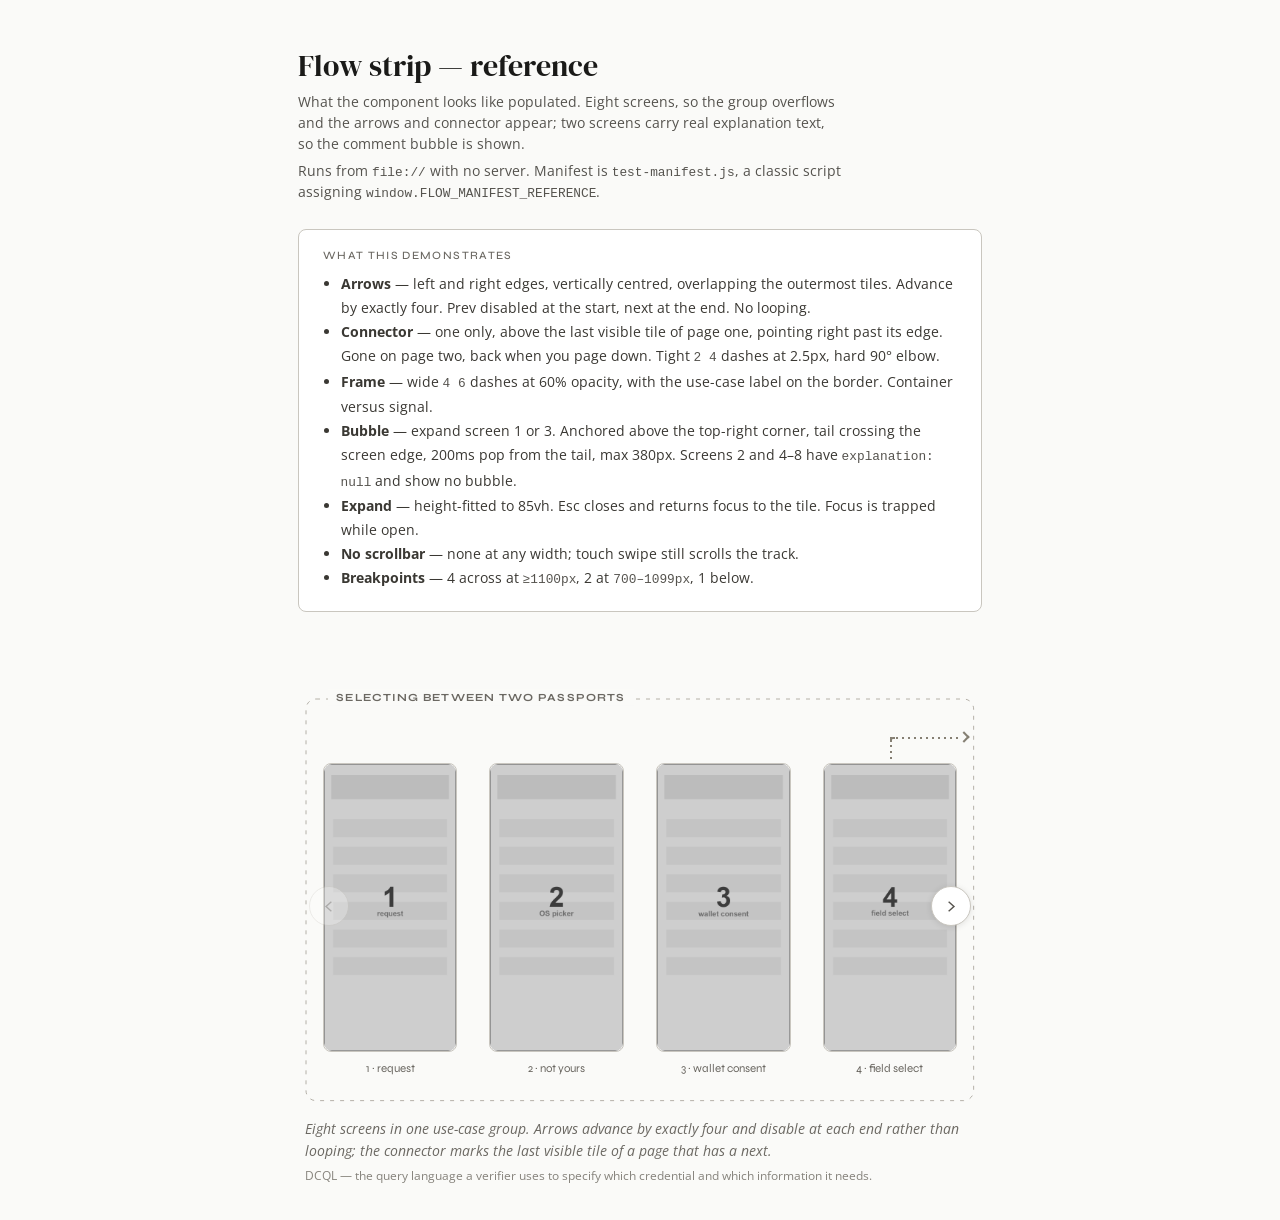
<file: ux-projects/assets/_reference/test.html>
<!DOCTYPE html>
<html lang="en">
<head>
<!--
  ==========================================================
  test.html — flow-strip reference page

  PATH: assets/_reference/test.html
  Kept under assets/_reference/ deliberately, so it sits away from
  the five live case study pages and is never mistaken for one.

  This is the reference for what the component looks like once real
  screens are in place:
    · eight screens, so the group overflows and the ARROWS appear
    · the CONNECTOR on the last visible tile of page one
    · two screens with real explanation text, so the COMMENT BUBBLE
      and its 200ms pop are demonstrated
    · a use-case label, so the labelled frame variant is shown

  EXTERNAL PATHS — all relative, one level up into assets/
  CSS   ../css/projectstyle.css
  CSS   ../css/case-study.css
  JS    ../js/flow-strip.js
  DATA  test-manifest.js        defines window.FLOW_MANIFEST_REFERENCE
  IMG   img/                    eight portrait reference stubs

  Opens directly from disk. No server: the manifest is a plain script
  assigning a global, not fetched JSON.
  ==========================================================
-->
  <meta charset="utf-8">
  <meta content="width=device-width, initial-scale=1" name="viewport">
  <title>Flow strip — reference</title>

  <script>document.documentElement.className += ' js';</script>

  <link href="https://fonts.googleapis.com/css2?family=DM+Serif+Display:ital@0;1&family=Syne:wght@400;600;700;800&family=Open+Sans:wght@300;400;600&display=swap" rel="stylesheet">
  <link href="https://cdn.jsdelivr.net/npm/bootstrap@5.3.3/dist/css/bootstrap.min.css" rel="stylesheet">
  <!-- PATH: main stylesheet -->
  <link href="../css/projectstyle.css" rel="stylesheet">
  <!-- PATH: shared case study styles -->
  <link href="../css/case-study.css" rel="stylesheet">

  <style>
    /* Violet, matching Inji — the page this component was built for. */
    body { --hero-accent: #5B03AD; background: #FAFAF8; }

    .ref-head { padding: 3rem 0 0.5rem; }
    .ref-head h1 {
      font-family: 'DM Serif Display', serif;
      font-size: 1.9rem; color: #1A1A18; margin: 0 0 0.5rem;
    }
    .ref-note { font-size: 0.86rem; color: #55534E; max-width: 68ch; margin: 0 0 0.4rem; }
    .bp { font-family: ui-monospace, Menlo, monospace; font-size: 0.8rem; color: #55534E; }
    .ref-checks {
      background: #fff; border: 1px solid #C9C6BF; border-radius: 8px;
      padding: 1.2rem 1.5rem; margin: 1.6rem 0 2.4rem;
      font-size: 0.86rem; line-height: 1.75; color: #3A3833;
    }
    .ref-checks h2 {
      font-family: 'Syne', sans-serif; font-size: 0.7rem; letter-spacing: .12em;
      text-transform: uppercase; color: #6B6862; margin: 0 0 .6rem;
    }
    .ref-checks ul { margin: 0; padding-left: 1.1rem; }
  </style>
</head>
<body>

  <div class="container ref-head">
    <div class="text-with-margins">
      <h1>Flow strip — reference</h1>
      <p class="ref-note">
        What the component looks like populated. Eight screens, so the group
        overflows and the arrows and connector appear; two screens carry real
        explanation text, so the comment bubble is shown.
      </p>
      <p class="ref-note">
        Runs from <span class="bp">file://</span> with no server. Manifest is
        <span class="bp">test-manifest.js</span>, a classic script assigning
        <span class="bp">window.FLOW_MANIFEST_REFERENCE</span>.
      </p>

      <div class="ref-checks">
        <h2>What this demonstrates</h2>
        <ul>
          <li><strong>Arrows</strong> — left and right edges, vertically centred, overlapping the outermost tiles. Advance by exactly four. Prev disabled at the start, next at the end. No looping.</li>
          <li><strong>Connector</strong> — one only, above the last visible tile of page one, pointing right past its edge. Gone on page two, back when you page down. Tight <span class="bp">2 4</span> dashes at 2.5px, hard 90° elbow.</li>
          <li><strong>Frame</strong> — wide <span class="bp">4 6</span> dashes at 60% opacity, with the use-case label on the border. Container versus signal.</li>
          <li><strong>Bubble</strong> — expand screen 1 or 3. Anchored above the top-right corner, tail crossing the screen edge, 200ms pop from the tail, max 380px. Screens 2 and 4–8 have <span class="bp">explanation: null</span> and show no bubble.</li>
          <li><strong>Expand</strong> — height-fitted to 85vh. Esc closes and returns focus to the tile. Focus is trapped while open.</li>
          <li><strong>No scrollbar</strong> — none at any width; touch swipe still scrolls the track.</li>
          <li><strong>Breakpoints</strong> — 4 across at <span class="bp">&ge;1100px</span>, 2 at <span class="bp">700–1099px</span>, 1 below.</li>
        </ul>
      </div>
    </div>
  </div>

  <div class="container">
    <div class="text-with-margins">
      <div class="flow-strip-mount"
           data-manifest="FLOW_MANIFEST_REFERENCE"
           data-strip="reference-eight"
           data-img-base="img/"></div>
    </div>
  </div>

  <!-- PATH: manifest — defines window.FLOW_MANIFEST_REFERENCE. MUST load first. -->
  <script src="test-manifest.js"></script>
  <!-- PATH: flow strip component -->
  <script src="../js/flow-strip.js"></script>
</body>
</html>
</file>
<file: ux-projects/assets/css/case-study.css>
/* ============================================================
   case-study.css — shared case study styles

   PATH: assets/css/case-study.css
   Loaded by all five pages, AFTER projectstyle.css.

   1. Hero          — CORRECTIONS.md §7.3
   2. Flow strip    — CORRECTIONS.md §2, §7.1, §7.2

   ONE hero pattern, five pages. The only per-page declaration is
   --hero-accent, in that page's own variable block (.beach-hero,
   .tsg-hero, .rag-hero, .ozchi-hero, .inji-hero). If you find
   yourself adding a second per-page rule here, something is wrong.

   Markup is normalised: every hero is .project-hero + its page hook,
   every badge is .badge-type.
   ============================================================ */

:root {
  --hero-paper:      #FAFAF8;   /* the notebook page */
  --hero-ink:        #1A1A18;   /* title    — 16.7:1 on paper */
  --hero-ink-soft:   #55534E;   /* sub-line —  7.4:1 on paper */
  --hero-ink-faint:  #8A8780;   /* em, minor detail */
  --hero-dot-alpha:  28%;       /* 10% was barely visible; 20% reads as paper texture */
  --hero-tint-alpha: 10%;       /* badge fill */
}

/* ============================================================
   1. HERO
   ============================================================ */
.project-hero {
  /* oklch, and mixed against the paper rather than transparent: srgb
     interpolation toward transparent washes the hue out to grey on a warm
     ground. This keeps the chroma so the accent is actually readable. */
  --dot-color:   color-mix(in oklch, var(--hero-accent) var(--hero-dot-alpha), var(--hero-paper));
  --accent-tint: color-mix(in srgb, var(--hero-accent) var(--hero-tint-alpha), transparent);

  position: relative;
  display: flex;
  align-items: center;
  /* min == max so all five heroes are exactly the same height regardless of
     how many lines their title runs to. Content is flex-centred inside. */
  min-height: 55vh;
  max-height: 55vh;              /* §7.3 — never full viewport */
  padding: 3rem 0;
  overflow: hidden;
  background: var(--hero-paper); /* solid; the dots live on ::before */
  isolation: isolate;
}

/* Flex container — the child must be told to fill it or Bootstrap's
   .container collapses to content width. */
.project-hero > .container { width: 100%; }

/* Dot-grid ground. On a pseudo-element so it can be masked independently
   of the background colour — the hero dissolves into the page instead of
   ending on a hard line. */
.project-hero::before {
  content: '';
  position: absolute;
  inset: 0;
  z-index: -1;
  background-image: radial-gradient(circle, var(--dot-color) 1.5px, transparent 1.5px);
  background-size: 20px 20px;   /* tighter than 24px — denser texture */
  -webkit-mask-image: linear-gradient(to bottom, #000 0%, #000 40%, transparent 100%);
          mask-image: linear-gradient(to bottom, #000 0%, #000 40%, transparent 100%);
  pointer-events: none;
}

/* Kill the old radial-glow / wave-texture layers. */
.project-hero::after { content: none; }

/* Badge — accent text on a low-opacity accent tint (inverted per §7.3). */
.project-hero .badge-type {
  display: inline-block;
  background: var(--accent-tint);
  color: var(--hero-accent);
  font-family: 'Syne', sans-serif;
  font-size: 0.7rem;
  font-weight: 700;
  letter-spacing: 0.14em;
  text-transform: uppercase;
  padding: 0.3rem 0.85rem;
  border-radius: 4px;
  margin-bottom: 1.4rem;
}

/* Title — restrained scale, left aligned, ink not accent. */
.project-hero h1 {
  font-family: 'DM Serif Display', serif;
  color: var(--hero-ink);
  font-size: clamp(1.6rem, 3.2vw, 2.5rem);
  line-height: 1.18;
  font-weight: 400;
  text-align: left;
  margin: 0 0 1.1rem;
  position: relative;
}
.project-hero h1 em { font-style: italic; color: var(--hero-ink-faint); }


.project-hero .hero-sub {
  font-family: 'Open Sans', sans-serif;
  color: var(--hero-ink-soft);
  font-size: 0.92rem;
  line-height: 1.65;
  max-width: 62ch;
  text-align: left;
  margin: 0 0 1.6rem;
}

/* Meta row — accent role 3 of 4. Unboxed: a hairline rule and accent
   type, set the way a note is written down the side of a page. */
.project-hero .meta-row {
  display: flex;
  flex-wrap: wrap;
  gap: 0.4rem 1.8rem;
  align-items: flex-start;
  margin: 0;
}
.project-hero .meta-chip {
  background: none;
  border: 0;
  border-left: 2px solid var(--accent-tint);
  border-radius: 0;
  padding: 0.05rem 0 0.05rem 0.7rem;
  font-family: 'Syne', sans-serif;
  font-size: 0.78rem;
  line-height: 1.45;
  color: var(--hero-accent);
}
.project-hero .meta-chip strong {
  display: block;
  color: var(--hero-ink-faint);
  font-size: 0.62rem;
  font-weight: 700;
  letter-spacing: 0.12em;
  text-transform: uppercase;
  margin-bottom: 0.05rem;
}

/* Link hover — accent role 4 of 4. */
.project-hero a:hover { color: var(--hero-accent); }

@media (max-width: 768px) {
  .project-hero {
    min-height: 0;
    max-height: none;              /* meta row wraps — never clip */
    padding: 2.4rem 0 2.2rem;
  }
  .project-hero .meta-row { gap: 0.5rem 1.1rem; }
}

/* Short viewports — keep the first body section peeking. */
@media (max-height: 620px) and (min-width: 769px) {
  .project-hero { min-height: 0; padding: 2rem 0; }
}

/* color-mix() fallback — keep the hero neutral rather than broken. */
@supports not (color: color-mix(in srgb, red 10%, transparent)) {
  .project-hero {
    --dot-color:   rgba(26, 26, 24, 0.16);
    --accent-tint: rgba(26, 26, 24, 0.08);
  }
}


/* ============================================================
   2. FLOW STRIP                       CORRECTIONS.md §2, §7.1–7.2

   A horizontal run of screens joined by curved SVG strands, in the
   visual language of Figma prototype connectors.

   Arrows are the ONLY control. There is no scrollbar, no slider, no
   drag handle. Native touch and trackpad scrolling still work — only
   the scrollbar chrome is hidden.
   ============================================================ */
.flow-strip,
.flow-strip *,
.flow-strip *::before,
.flow-strip *::after { box-sizing: border-box; }

.flow-strip {
  --fs-gap:        32px;   /* also the strand length — never 0 */
  --fs-cols:       4;
  --fs-ink:        #1A1A18;
  --fs-muted:      #6B6862;
  --fs-line:       #C9C6BF;
  --fs-surface:    #FFFFFF;
  --fs-strand:     #857F73;
  --fs-radius:     8px;    /* Ruling I — 22px is too round at tile size */
  --fs-conn-h:     26px;   /* reserved band above every tile for the connector */
  --fs-conn-w:     2.5px; /* connector stroke — heavier than the 1px frame */
  --fs-paper:      #FAFAF8;  /* page ground, used by the crop fade */
  --fs-conn-out:   13px;   /* how far the arrow reaches past the tile's edge */
  --fs-ratio:      9 / 19.5;   /* portrait default; .flow-strip--landscape overrides */

  position: relative;
  margin: 2.5rem 0;
}

/* No break-out: the strip sits inside .text-with-margins like every other
   element, just narrower. Tiles are expandable, so smaller ones are fine. */

.flow-strip--landscape { --fs-ratio: 16 / 10; }

/* ── Group frame — now on EVERY group of screens ───────────────
   The frame is a container; the label is what marks a use case.
   Frame + label = use-case variant. Frame alone = a normal flow.

   Drawn as an injected SVG rect rather than border: 1px dashed,
   because the dash pattern has to be exact. The frame and the
   connector are both dotted and sit close together, so they are
   deliberately pulled apart: the frame is wide-spaced (4 6) at 60%
   opacity so it reads as a container, the connector is tight (2 4)
   at full contrast so it reads as a signal. Two identical dotted
   lines side by side would just look like noise.

   No viewBox on the SVG, so 1 user unit = 1px and the dashes never
   scale with the box. ── */
.flow-strip__group {
  position: relative;
  /* top padding clears the connector's vertical rise — the connector
     sits inside the frame, never straddling it */
  padding: 1.9rem 1.1rem 1.1rem;
}

.fs-frame {
  position: absolute;
  top: 1px;
  left: 1px;
  /* Explicit width/height: an <svg> is a replaced element, so `inset`
     alone leaves it at its intrinsic 300x150 instead of stretching. */
  width: calc(100% - 2px);
  height: calc(100% - 2px);
  pointer-events: none;
  overflow: visible;
  z-index: 0;
}
.fs-frame rect {
  fill: none;
  stroke: var(--fs-strand);
  stroke-opacity: 0.6;          /* lower contrast than the connector */
  stroke-width: 1;
  stroke-dasharray: 4 6;        /* wider spacing than the connector */
}

/* The label is unchanged — it is still the only use-case marker. */
.flow-strip__usecase {
  position: absolute;
  top: 0;
  left: 1.4rem;
  z-index: 2;
  transform: translateY(-50%);
  background: var(--hero-paper, #FAFAF8);
  padding: 0 0.55rem;
  font-family: 'Syne', sans-serif;
  font-size: 0.68rem;
  font-weight: 700;
  letter-spacing: 0.1em;
  text-transform: uppercase;
  color: var(--fs-muted);
}

/* Reusable elsewhere: any group of screens can carry the same frame.
   JS injects the rect into .fs-framed on load. */
.fs-framed { position: relative; padding: 1.4rem 1.1rem 1.1rem; }
.fs-framed > .fs-frame { z-index: 0; }

/* ── Track ───────────────────────────────────────────────────── */
.flow-strip__viewport { position: relative; }

.flow-strip__track {
  display: flex;
  gap: var(--fs-gap);
  overflow-x: auto;
  overflow-y: hidden;
  scroll-snap-type: x mandatory;
  scroll-behavior: smooth;

  /* No visible scrollbar anywhere — arrows are the navigation. */
  scrollbar-width: none;          /* Firefox */
  -ms-overflow-style: none;       /* old Edge / IE */

  /* Headroom for the 1.03 hover scale, which overflow-y: hidden
     would otherwise clip. */
  padding: 8px 0;
}
.flow-strip__track::-webkit-scrollbar { display: none; }   /* WebKit / Blink */

/* ── Screen tile ─────────────────────────────────────────────── */
.flow-strip__screen {
  position: relative;               /* strand anchors to this */
  flex: 0 0 calc((100% - (var(--fs-cols) - 1) * var(--fs-gap)) / var(--fs-cols));
  scroll-snap-align: start;
  min-width: 0;
}

.flow-strip__btn {
  display: block;
  position: relative;          /* anchor for the crop fade */
  width: 100%;
  padding: 0;
  border: 1px solid var(--fs-line);
  border-radius: var(--fs-radius);
  background: var(--fs-surface);
  cursor: pointer;
  overflow: hidden;
  transition: transform 150ms ease-out, border-color 150ms ease-out;
}
.flow-strip__btn:hover {
  transform: scale(1.03);           /* §4.4 — no bounce, no overshoot */
  border-color: var(--fs-muted);    /* slight border darkening */
}
.flow-strip__btn:focus-visible {
  outline: 3px solid var(--hero-accent, #34327E);
  outline-offset: 2px;
}

/* aspect-ratio matches the real screenshot ratio, which is why
   orientation is declared per strip: cover then crops nothing and
   nothing is letterboxed. */
.flow-strip__btn img {
  display: block;
  width: 100%;
  aspect-ratio: var(--fs-ratio);
  object-fit: cover;
  object-position: top;        /* the top of a screen always shows */
  border-radius: 0;
  margin: 0;
}

/* Cropped tile — a short fade to the page ground, signalling more below.
   Tiles keep a fixed aspect ratio per strip whatever the source height, so
   a row never goes ragged and the labels and connector anchor stay in line.
   .is-cropped is set by JS when the natural ratio is taller than the tile,
   or unconditionally when the manifest says "tall": true. */
.flow-strip__btn.is-cropped::after {
  content: '';
  position: absolute;
  left: 0;
  right: 0;
  bottom: 0;
  height: 46px;
  pointer-events: none;
  background: linear-gradient(to bottom,
    rgba(250, 250, 248, 0) 0%,
    rgba(250, 250, 248, 0.72) 55%,
    var(--fs-paper) 100%);
}

.flow-strip__label {
  display: block;
  margin-top: 0.55rem;
  font-family: 'Syne', sans-serif;
  font-size: 0.72rem;
  line-height: 1.35;
  color: var(--fs-muted);
  text-align: center;
}

/* ── Page connector ───────────────────────────────────────────
   Exactly ONE per strip, on the last visible tile of the current page,
   and only when a further page exists. There are no inter-tile strands.

   Shape: rises from the tile's top edge at roughly its mid-width,
   turns a hard 90 degrees, runs right, and ends in an arrowhead just
   past the tile's right edge.

   It lives on .flow-strip__viewport, NOT inside .flow-strip__track.
   The last visible tile of a page always ends flush with the track's
   scrollport edge — that is what "four across fills the viewport"
   means — so anything overhanging that edge gets clipped by the
   track's overflow-x. The viewport does not clip, so the arrowhead
   survives. JS sets width, top and --fs-conn-mid from the tile's
   measured geometry.

   Lines are gradients and the arrowhead is a rotated bordered box, so
   the 2/4 dash stays exact at any tile width and nothing skews.

   aria-hidden: the arrow buttons carry the real affordance.

   The band is reserved on every tile via padding-top, so showing or
   hiding the connector never shifts the layout. ── */
.flow-strip__screen { padding-top: var(--fs-conn-h); }

.fs-connector {
  position: absolute;
  right: calc(-1 * var(--fs-conn-out));
  height: var(--fs-conn-h);
  visibility: hidden;            /* space stays reserved either way */
  color: var(--fs-strand);
  transition: opacity 150ms ease-out;
  pointer-events: none;
  z-index: 1;
}
.fs-connector.is-visible { visibility: visible; }

/* vertical rise, from the tile's top edge up to the elbow */
.fs-connector__v {
  position: absolute;
  left: var(--fs-conn-mid, 50%);
  bottom: 0;
  width: var(--fs-conn-w);
  height: calc(100% - var(--fs-conn-w));
  background: repeating-linear-gradient(
    to bottom, currentColor 0 2px, transparent 2px 6px);
}

/* horizontal run, from the elbow to the arrowhead */
.fs-connector__h {
  position: absolute;
  left: var(--fs-conn-mid, 50%);
  top: 0;
  right: 10px;
  height: var(--fs-conn-w);
  background: repeating-linear-gradient(
    to right, currentColor 0 2px, transparent 2px 6px);
}

/* 90-degree elbow with a 2px radius — a right angle, not a curve */
.fs-connector__elbow {
  position: absolute;
  left: var(--fs-conn-mid, 50%);
  top: 0;
  width: 5px;
  height: 5px;
  border-top: var(--fs-conn-w) solid currentColor;
  border-left: var(--fs-conn-w) solid currentColor;
  border-top-left-radius: 3px;
}

/* Arrowhead — two borders on a rotated square, not an SVG path.
   Same technique as the bubble tail. */
.fs-connector__head {
  position: absolute;
  right: 2px;
  top: -3.1px;
  width: 8px;
  height: 8px;
  border-top: var(--fs-conn-w) solid currentColor;
  border-right: var(--fs-conn-w) solid currentColor;
  transform: rotate(45deg);
}

/* ── Arrows — the only control ────────────────────────────────
   Vertically centred, overlapping the outermost tiles slightly so it
   reads that more content exists. Subtle at rest but >=3:1; full
   contrast on hover and focus-visible. ── */
.flow-strip__arrow {
  position: absolute;
  top: 50%;
  transform: translateY(-50%);
  z-index: 3;
  width: 40px;
  height: 40px;
  display: flex;
  align-items: center;
  justify-content: center;
  border: 1px solid var(--fs-line);
  border-radius: 50%;
  background: var(--fs-surface);
  color: #57544E;                    /* 6.6:1 on white at rest */
  cursor: pointer;
  box-shadow: 0 1px 6px rgba(0, 0, 0, 0.10);
  transition: background 150ms ease-out, color 150ms ease-out,
              border-color 150ms ease-out, opacity 150ms ease-out;
}
.flow-strip__arrow--prev { left: -14px; }    /* overlaps the first tile */
.flow-strip__arrow--next { right: -14px; }   /* overlaps the last tile  */

.flow-strip__arrow:hover:not(:disabled),
.flow-strip__arrow:focus-visible:not(:disabled) {
  background: var(--fs-ink);
  color: #FFFFFF;                    /* 16.5:1 */
  border-color: var(--fs-ink);
}
.flow-strip__arrow:focus-visible {
  outline: 3px solid var(--hero-accent, #34327E);
  outline-offset: 2px;
}
.flow-strip__arrow:disabled {        /* disabled at each end, never loops */
  opacity: 0.28;
  cursor: default;
  box-shadow: none;
}
.flow-strip__arrow[hidden] { display: none; }   /* group fits — no arrows */
.flow-strip__arrow svg { width: 17px; height: 17px; fill: currentColor; }

/* ── Caption / gloss ─────────────────────────────────────────── */
.flow-strip__caption {
  margin: 1rem 0 0;
  font-size: 0.85rem;
  line-height: 1.6;
  color: var(--fs-muted);
  font-style: italic;
}
.flow-strip__gloss {
  margin: 0.35rem 0 0;
  font-size: 0.76rem;
  line-height: 1.55;
  color: #86837C;
  font-style: normal;
}

/* ── Expanded view ────────────────────────────────────────────
   A full-screen lightbox, appended to <body> rather than the strip, so
   it can never overlap or shift anything on the page — the strip stays
   exactly as it was underneath.

   Appending to <body> also means it sits OUTSIDE .flow-strip, which is
   where --fs-ink / --fs-line / --fs-surface are declared (see the
   .flow-strip rule above). Without redeclaring the trio the lightbox
   actually uses, every var() reference here falls through to whatever
   the surrounding page happens to inherit — background-color has no
   inherited fallback at all, so it silently resolves to transparent.
   That is why the bubble and close button read as invisible rather
   than merely miscoloured: same layout, no fill. ── */
.flow-strip__lightbox {
  --fs-ink:     #1A1A18;
  --fs-line:    #C9C6BF;
  --fs-surface: #FFFFFF;

  position: fixed;
  inset: 0;
  z-index: 9000;
  display: flex;
  flex-direction: column;
  align-items: center;
  justify-content: center;
  padding: 4rem 1.25rem 1.25rem;     /* headroom for the bubble above the screen */
  background: rgba(0, 0, 0, 0.55);
  -webkit-backdrop-filter: blur(3px);
          backdrop-filter: blur(3px);
}
@media (prefers-reduced-motion: no-preference) {
  .flow-strip__lightbox { animation: fs-lightbox-fade 150ms ease-out both; }
}
@keyframes fs-lightbox-fade {
  from { opacity: 0; }
  to   { opacity: 1; }
}

/* Shrinks to the image's rendered size, so the bubble anchors to its
   real top-right corner rather than to an oversized box. */
.flow-strip__lightbox-frame {
  position: relative;
  width: fit-content;
  max-width: 90vw;
  max-height: 85vh;
}

/* The lightbox shows the whole screenshot at its true aspect ratio,
   centred, bounded by height and width so it always fits the viewport
   with room to spare for the close button and the bubble. */
.flow-strip__lightbox-img {
  display: block;
  max-height: 85vh;
  max-width: 90vw;
  width: auto;                       /* width follows the natural ratio */
  height: auto;
  border: 0;
  border-radius: 0;
  margin: 0;
}

/* A screen with an explanation reserves room beside itself for the
   bubble — the image gives up 20vw of width it would otherwise use, so
   the bubble has somewhere to sit that isn't on top of the screenshot.
   Below 900px the bubble moves under the image instead (see the bubble
   rules), so the reservation is dropped and the image gets the full
   90vw back. */
@media (min-width: 900px) {
  .flow-strip__lightbox-frame.has-note {
    max-width: 70vw;
  }
  .flow-strip__lightbox-frame.has-note .flow-strip__lightbox-img,
  .flow-strip__lightbox-frame.has-note .img-pending {
    max-width: 70vw;
  }
}

.flow-strip__lightbox-close {
  position: absolute;
  top: 1.25rem;
  right: 1.25rem;
  z-index: 2;
  width: 40px;
  height: 40px;
  display: flex;
  align-items: center;
  justify-content: center;
  border: 1px solid var(--fs-line);
  border-radius: 50%;
  background: var(--fs-surface);
  color: var(--fs-ink);
  font-size: 1.15rem;
  line-height: 1;
  cursor: pointer;
}
.flow-strip__lightbox-close:hover { background: var(--fs-ink); color: #fff; }
.flow-strip__lightbox-close:focus-visible {
  outline: 3px solid var(--hero-accent, #34327E);
  outline-offset: 2px;
}

.flow-strip__lightbox-label {
  margin: 0.6rem 0 0;
  text-align: center;
  font-family: 'Syne', sans-serif;
  font-size: 0.76rem;
  color: #EFEDE6;
}

/* Locks page scroll behind the lightbox while it's open. */
body.flow-strip-lightbox-open { overflow: hidden; }

/* ── Comment bubble ───────────────────────────────────────────
   Anchored to the TOP-RIGHT corner of the expanded screen, tail
   overlapping the corner — sitting on the boundary, not floating
   beside it. Built only when explanation is non-null; a null
   explanation produces no element at all, so no empty container and
   no layout shift.

   At >=900px it sits beside the screen, in the 20vw the frame gives up
   when .has-note caps the image at 70vw (see the frame rules above),
   overlapping the top-right corner by a few pixels on both edges. JS
   clamps it after layout: if that overlap would push it past the
   viewport's right or top edge, clampBubble() nudges it back with a
   transform, the tail stays put since it's positioned off the corner
   rather than the bubble's own edges.

   Below 900px there usually isn't 20vw to spare, so the bubble drops
   under the image instead — see the max-width: 899px override. ── */
.flow-strip__bubble {
  /* Explicit, not inherited from Bootstrap's reboot. max-width: 380px is a
     hard requirement, and with content-box the padding and border push the
     bubble to 414px. Never let a spec'd dimension depend on a CDN loading. */
  box-sizing: border-box;
  position: absolute;
  left: 100%;                        /* flush with the screen's right edge */
  margin-left: 2%;
  top: 5%;                      /* flush with the screen's top edge —
                                         the bubble's own bottom-left corner
                                         now IS the screen's top-right corner,
                                         so the tail (below) only has to
                                         reach back to where it's rooted */
  z-index: 6;
  max-width: min(420px, 100%);
  width: max-content;
  padding: 0.8rem 1rem;
  background: var(--fs-surface);
  border: 1px solid var(--fs-line);
  border-radius: 8px;
  box-shadow: 0 4px 18px rgba(0, 0, 0, 0.13);
  font-size: 0.85rem;                /* body copy size */
  line-height: 1.55;
  color: var(--fs-ink);
  text-align: left;
  transform-origin: bottom left;     /* the tail — bubble grows out of it */
}

/* Tail: a REAL element (not ::before) so it can be measured directly —
   a rotated isosceles triangle via clip-path, not a clipped rectangle.
   Base ~12px, tapering to a single point.

   The bubble's own bottom-left corner is now flush with the screen's
   top-right corner (see .flow-strip__bubble above). The tail's base
   sits 6px right and 6px up from THAT shared point — comfortably
   inside the bubble — and a 45deg rotation swings its point back down
   and left along the same diagonal, landing within a pixel of the
   corner. Same background as the bubble and no border of its own, so
   the seam between them disappears. */
.flow-strip__bubble-tail {
  position: absolute;
  left: 0;
  bottom: -3px;
  width: 12px;
  height: 9px;
  background: var(--fs-surface);
  clip-path: polygon(0 0, 100% 0, 50% 100%);
  transform: rotate(45deg);
  transform-origin: 50% 0%;
  pointer-events: none;
}

/* <900px: beside the image there usually isn't 20vw to spare, so the
   bubble becomes a full-width block under it instead. Tail flips to
   the top-right, pointing up at the corner it now sits below. */
@media (max-width: 899px) {
  .flow-strip__bubble {
    position: static;
    margin: 0.9rem 0 0;
    width: 100%;
    max-width: 100%;
    transform: none;                 /* undo any clamp nudge from a wider view */
  }
  .flow-strip__bubble-tail {
    left: auto;
    right: 22px;
    bottom: auto;
    top: -9px;
    width: 12px;
    height: 9px;
    clip-path: polygon(0 100%, 100% 100%, 50% 0%);   /* plain upward point —
      the bubble is a full-width block directly under the image here, not
      corner-anchored, so no diagonal rotation is needed */
    transform: none;
  }
}

@media (prefers-reduced-motion: no-preference) {
  .flow-strip__bubble {
    animation: flow-bubble-pop 200ms cubic-bezier(0.34, 1.56, 0.64, 1) both;
  }
}
@keyframes flow-bubble-pop {
  from { opacity: 0; transform: scale(0.92); }
  to   { opacity: 1; transform: scale(1); }
}

/* ── Breakpoints — 4 / 2 / 1 (§4.7) ──────────────────────────────
   !important on --fs-cols: a strip can set its own desktop column
   count inline (e.g. columns: 2 in the manifest for a landscape
   strip) via JS, which is otherwise higher-priority than any
   stylesheet rule. These breakpoints must still win as the viewport
   narrows, or a strip pinned to 2 columns would never drop to 1. */
@media (max-width: 1099px) {
  .flow-strip { --fs-cols: 2 !important; --fs-gap: 28px; }
}
@media (max-width: 699px) {
  .flow-strip { --fs-cols: 1 !important; --fs-gap: 26px; }   /* strand still visible */
  .flow-strip__arrow { width: 36px; height: 36px; }
  .flow-strip__arrow--prev { left: -10px; }
  .flow-strip__arrow--next { right: -10px; }
}

/* ── Reduced motion — every animation and transition off ─────── */
@media (prefers-reduced-motion: reduce) {
  .flow-strip__track { scroll-behavior: auto; }
  .flow-strip__btn,
  .flow-strip__arrow,
  .fs-connector { transition: none; }
  .flow-strip__btn:hover { transform: none; border-color: var(--fs-muted); }
  .flow-strip__bubble { animation: none; }
  .flow-strip__lightbox { animation: none; }
}


/* ============================================================
   .cs-expandable — plain click-to-expand images outside the flow-strip
   system (Agentic AI, RAG Trust). Wraps a single <img> in a <button>
   so the trigger is keyboard-reachable without any bespoke affordance.
   Opens the same full-screen lightbox as a flow-strip screen, wired by
   flow-strip.js's decorateExpandables() — no manifest, so no bubble.

   `all: unset` strips the browser's default button chrome (border,
   background, padding, font inheritance quirks); the properties below
   restore only what's needed to make it behave like the image it wraps.
   ============================================================ */
.cs-expandable {
  all: unset;
  display: block;
  width: 100%;
  cursor: pointer;
  border-radius: inherit;
}
.cs-expandable img { display: block; width: 100%; }
.cs-expandable:focus-visible {
  outline: 3px solid var(--hero-accent, #34327E);
  outline-offset: 2px;
  border-radius: 4px;
}

/* ============================================================
   Ruling I — img-fluid radius scoping

   projectstyle.css sets a global .img-fluid { border-radius: 22px }.
   Far too round on a small tile.
   ============================================================ */
.flow-strip .img-fluid,
.flow-strip img {
  border-radius: var(--fs-radius);
  margin-bottom: 0;
}
.condition-shot .img-fluid,
.condition-shot img,
.oz-condition img {
  border-radius: 4px;
  margin-bottom: 0;
}


/* ============================================================
   3. CASE STUDY BODY — shared pieces used by the rebuilt pages
   ============================================================ */

/* Italic sub-line under a heading. §6: where a technical term applies it
   goes here, not in the heading. */
.cs-subline {
  font-style: italic;
  font-size: 0.92rem;
  color: var(--fs-muted);
  margin: -0.35rem 0 1.1rem;
}

/* Caption style. Also used for acronym glosses and the closing line —
   present, subordinate, skippable, like a photo credit. */
.cs-caption {
  font-size: 0.85rem;
  line-height: 1.6;
  color: var(--fs-muted);
  font-style: italic;
  margin: 0.75rem 0 0;
}
.cs-gloss {
  font-size: 0.78rem;
  line-height: 1.55;
  color: #86837C;
  font-style: normal;
  margin: 0.3rem 0 0;
}

/* Closing line — the last element on the page. Caption style, muted, one
   line, NO heading above it. */
.cs-closing {
  font-size: 0.95rem;
  line-height: 1.65;
  color: var(--fs-muted);
  font-style: italic;
  margin: 0;
  padding-top: 1.6rem;
  border-top: 1px solid var(--fs-line);
}

/* Before/after pair and state-set grid. Both carry .fs-framed so groups of
   screens read consistently with the flow strip. */
.cs-pair, .cs-stateset { margin: 1.6rem 0; }
.cs-pair img, .cs-stateset img {
  width: auto;
  height: auto;
  max-width: 98%;
  display: block;
  border: 1px solid var(--fs-line);
  border-radius: var(--fs-radius);
  margin: 0 auto;
}
.cs-pair-label, .cs-state-label {
  display: block;
  margin-top: 0.5rem;
  font-family: 'Syne', sans-serif;
  font-size: 0.7rem;
  font-weight: 700;
  letter-spacing: 0.1em;
  text-transform: uppercase;
  color: var(--fs-muted);
  text-align: center;
}

/* Anchored detail — a full screen beside a crop of it. */
.cs-anchored { margin: 1.6rem 0; }

/* Snapshot block. Was a fenced code block in the content file. */
.cs-snapshot {
  display: grid;
  grid-template-columns: max-content 1fr;
  gap: 0.45rem 1.6rem;
  margin: 0 0 1.4rem;
  padding: 1.3rem 1.5rem;
  border: 1px solid var(--fs-line);
  border-radius: var(--fs-radius);
  background: rgba(255,255,255,0.55);
  font-size: 0.9rem;
}
.cs-snapshot dt {
  font-family: 'Syne', sans-serif;
  font-size: 0.68rem;
  font-weight: 700;
  letter-spacing: 0.12em;
  text-transform: uppercase;
  color: var(--fs-muted);
  padding-top: 0.15rem;
}
.cs-snapshot dd { margin: 0; color: #2A2823; }
@media (max-width: 600px) {
  .cs-snapshot { grid-template-columns: 1fr; gap: 0.15rem; }
  .cs-snapshot dt { padding-top: 0.7rem; }
}

/* Surface table — Context section. */
.cs-table { width: 100%; border-collapse: collapse; margin: 1.2rem 0 0; font-size: 0.88rem; }
.cs-table th, .cs-table td {
  text-align: left;
  padding: 0.6rem 0.9rem 0.6rem 0;
  border-bottom: 1px solid var(--fs-line);
  vertical-align: top;
}
.cs-table th {
  font-family: 'Syne', sans-serif;
  font-size: 0.66rem;
  font-weight: 700;
  letter-spacing: 0.12em;
  text-transform: uppercase;
  color: var(--fs-muted);
}


/* ------------------------------------------------------------
   Accent — two places only, both type, never a line.

   1. section headings set in the page accent instead of ink
   2. meta chips and badges — accent text on a 10% accent tint

   There are no decorative rules or dividers anywhere. Section
   separation is whitespace. Beach Camp's waves and RAG's spikes stay
   — those are existing page furniture, not accents.
   ------------------------------------------------------------ */
/* Beach Camp and TSG set section headings at h3 (CORRECTIONS.md §3.1/§4.1
   fix those levels), so the accent covers h2 and section-level h3 alike. */
#main h2,
#about h2,
.cs-body h2,
#main .text-with-margins h3 {
  color: var(--hero-accent);
}


/* The hero accent variable has to reach the body, not just the hero. */
body { --hero-accent: #5B03AD; }


/* ------------------------------------------------------------
   Placeholder-asset groups

   A group whose images are still stubs carries .pending-assets and is
   hidden. Drop the class from the wrapper once the real images are in
   place — the markup underneath is already final.
   ------------------------------------------------------------ */
.pending-assets { display: none; }


/* ------------------------------------------------------------
   Drawer — supporting detail, collapsed by default

   Native <details>/<summary>, no JavaScript. Summary text says what is
   inside rather than "read more". Used for the statistics block on
   Agentic AI and for supporting sections on Inji and RAG Trust.

     <details class="cs-drawer">
       <summary>What is inside</summary>
       <div class="cs-drawer__body"> … </div>
     </details>
   ------------------------------------------------------------ */
.cs-drawer {
  border: 1px solid color-mix(in srgb, var(--hero-accent) 30%, transparent);
  border-radius: 6px;
  background: color-mix(in srgb, var(--hero-accent) 4%, transparent);
  margin: 1.8rem 0;
  overflow: hidden;
}
.cs-drawer > summary {
  display: flex;
  align-items: center;
  gap: 0.6rem;
  padding: 1rem 1.3rem;
  cursor: pointer;
  list-style: none;
  font-family: 'Syne', sans-serif;
  font-size: 0.86rem;
  font-weight: 600;
  color: var(--hero-accent);
}
.cs-drawer > summary::-webkit-details-marker { display: none; }
.cs-drawer > summary::marker { content: ''; }

/* chevron, rotates on open */
.cs-drawer > summary::before {
  content: '';
  flex: 0 0 auto;
  width: 7px;
  height: 7px;
  border-right: 2px solid currentColor;
  border-bottom: 2px solid currentColor;
  transform: rotate(-45deg);
  transition: transform 200ms ease;
}
.cs-drawer[open] > summary::before { transform: rotate(45deg); }

.cs-drawer > summary:hover { background: color-mix(in srgb, var(--hero-accent) 7%, transparent); }
.cs-drawer > summary:focus-visible {
  outline: 3px solid var(--hero-accent);
  outline-offset: -3px;
}

.cs-drawer__body {
  padding: 0.2rem 1.3rem 1.3rem;
  border-top: 1px solid color-mix(in srgb, var(--hero-accent) 18%, transparent);
  margin-top: 0.2rem;
}
.cs-drawer__body > *:first-child { margin-top: 0.9rem; }

/* Smooth open/close where the engine supports interpolating to auto. */
@media (prefers-reduced-motion: no-preference) {
  @supports (interpolate-size: allow-keywords) {
    :root { interpolate-size: allow-keywords; }
    .cs-drawer::details-content {
      block-size: 0;
      overflow: hidden;
      transition: block-size 260ms ease, content-visibility 260ms allow-discrete;
    }
    .cs-drawer[open]::details-content { block-size: auto; }
  }
}
@media (prefers-reduced-motion: reduce) {
  .cs-drawer > summary::before { transition: none; }
}


/* ============================================================
   TEMPORARY SCAFFOLDING — remove once every screen is supplied.

   A screenshot that has not been delivered yet renders as a broken
   image. This makes that state look deliberate instead: a dashed
   accent outline, a faint accent wash, and the alt text centred in
   muted type at the slot's aspect ratio.

   Applied automatically by the onerror handler in flow-strip.js —
   no per-image markup. When the real images land, nothing here fires
   and the whole block can be deleted along with markPendingImages().
   ============================================================ */
.img-pending {
  display: flex;
  align-items: center;
  justify-content: center;
  width: 100%;
  aspect-ratio: var(--pending-ratio, 4 / 3);
  padding: 1rem 1.2rem;
  box-sizing: border-box;
  border: 1px dashed color-mix(in srgb, var(--hero-accent) 20%, transparent);
  border-radius: var(--fs-radius, 8px);
  background: color-mix(in srgb, var(--hero-accent) 3%, transparent);
}
.img-pending::after {
  content: attr(data-pending-label);
  font-family: 'Syne', sans-serif;
  font-size: 0.74rem;
  line-height: 1.5;
  text-align: center;
  color: color-mix(in srgb, var(--hero-accent) 55%, #6B6862);
  max-width: 30ch;
}
/* the failed <img> stays in the DOM for alt/AT, but takes no space */
.img-pending > img { display: none; }

/* Same treatment inside the lightbox. Without it a pending image
   collapses to nothing and the comment bubble floats beside empty
   space; with it the box takes the same footprint a loaded screenshot
   would, sized the same way — by height, ratio-derived width capped at
   90vw. The ratio itself already carries portrait vs. landscape (JS
   reads it from the real image or falls back to the strip's own
   orientation), so no separate override is needed here. Temporary
   scaffolding — goes with the rest of this block. */
.flow-strip__lightbox .img-pending {
  height: 85vh;
  max-width: 90vw;
  aspect-ratio: var(--pending-ratio, 9 / 19.5);
  border-radius: 0;
}
.flow-strip__lightbox .img-pending::after { font-size: 0.82rem; max-width: 34ch; }


/* ------------------------------------------------------------
   Closing note — a post-it, not a panel

   Solid coloured paper (page accent at 14% over the page background,
   so each page gets its own paper colour within its family), a lifted
   corner made from a rotated box-shadow rather than a drawn fold, a
   contact shadow, and a visible tilt. No tape, pin, drawn fold line
   or torn edge — the curl shadow does that job on its own.

   Square-ish and offset left, so it reads as something stuck onto the
   page rather than a designed block in the content flow.

   The paper lives on ::before, not on .cs-note itself. .cs-note has a
   transform, which forces it to establish its own stacking context —
   inside that context an element's OWN background always paints below
   any negative z-index child, so the ::after curl shadow (z-index:-1)
   would render on top of the paper instead of behind it: a grey smear
   across the note rather than a shadow peeking out at the edge.
   Moving the paper to ::before (a normal positioned child, stack level
   0) puts it above ::after and below the text, which is the order the
   thing actually needs to render in.
   ------------------------------------------------------------ */
.cs-note {
  position: relative;
  isolation: isolate;              /* keeps ::after's z-index: -1 local */
  width: 340px;
  min-height: 300px;
  margin: 4rem 0 3rem;
  margin-left: 0;                  /* offset left, not centred */
  padding: 2.2rem;
  display: flex;
  align-items: center;             /* content vertically centred */
  transform: rotate(-2.2deg);
}

/* the paper itself — sits above the curl shadow, below the text */
.cs-note::before {
  content: "";
  position: absolute;
  inset: 0;
  z-index: 0;
  border-radius: 2px;              /* sharp corners — a sheet, not a card */
  /* solid paper: page accent at 14% over the page ground, with a
     barely-there vertical gradient so it reads as a physical sheet */
  background:
    linear-gradient(to bottom,
      transparent 0%,
      rgba(0, 0, 0, 0.035) 100%),
    color-mix(in srgb, var(--hero-accent) 14%, var(--hero-paper, #FAFAF8));
  box-shadow: 0 4px 10px rgba(0, 0, 0, 0.10);   /* contact shadow */
}

/* the lifted corner — a rotated shadow underneath the paper */
.cs-note::after {
  content: "";
  position: absolute;
  z-index: -1;
  bottom: 14px;
  right: 10px;
  width: 62%;
  height: 22px;
  box-shadow: 0 15px 11px rgba(0, 0, 0, 0.24);
  transform: rotate(-3deg);
}

/* .text-with-margins .cs-note p (rather than .cs-note p) so this beats each
   page's own ".text-with-margins p { color: var(--text-body) }" rule — same
   specificity otherwise, and several pages' inline <style> blocks load after
   this stylesheet and were silently winning the ink colour. Also needs to
   sit above ::before (the paper), hence position + z-index. */
.text-with-margins .cs-note p {
  position: relative;
  z-index: 1;
  margin: 0;
  font-size: 1.15rem;
  line-height: 1.6;
  font-style: italic;
  color: rgba(26, 26, 24, 0.85);   /* dark ink — writing on paper, not
                                       coloured writing */
}

@media (max-width: 640px) {
  .cs-note {
    width: 100%;
    max-width: 340px;
    transform: rotate(-1.2deg);
  }
}

@media (prefers-reduced-motion: reduce) {
  .cs-note { transform: none; }
}

/* ------------------------------------------------------------
   Inline diagrams — orientation and routing-fork SVGs

   Two full markup variants per diagram (wide / narrow) rather than
   one viewBox reflowed by CSS: a single viewBox sized for the wide
   layout would leave dead space below a stacked narrow layout, since
   width:100%/height:auto derives height from the viewBox aspect
   ratio. Toggled by display, so only one is ever in the a11y tree.

   Colour, never hardcoded: node fill/stroke and arrows all read
   var(--hero-accent); label text reads var(--ink) / var(--muted).
   Font is whatever the page already sets on body — SVG text inherits
   it, so it's never named here.
   ------------------------------------------------------------ */
.cs-diagram { margin: 1.6rem 0; }
.cs-diagram svg { display: block; width: 100%; height: auto; }
/* Past ~1100px the column itself can exceed the diagram's natural size,
   stretching short, deliberate arrows into long, floating ones. Capping
   the wide variant and centring it keeps the drawing at the scale it was
   actually drawn at. */
.cs-diagram svg.cs-diagram__wide { max-width: 720px; margin-inline: auto; }
/* svg.cs-diagram__narrow (not .cs-diagram__narrow alone) so this out-specifies
   ".cs-diagram svg" above — a bare class selector is LESS specific than
   class+type and was silently losing, leaving both variants visible. */
.cs-diagram svg.cs-diagram__narrow { display: none; }
@media (max-width: 640px) {
  .cs-diagram svg.cs-diagram__wide   { display: none; }
  .cs-diagram svg.cs-diagram__narrow { display: block; }
}

.cs-diagram .node-box  { fill: var(--hero-accent); fill-opacity: 0.08; stroke: var(--hero-accent); stroke-opacity: 0.3; stroke-width: 1.5px; }
.cs-diagram .node-title{ fill: var(--ink); font-size: 14px; text-anchor: middle; }
.cs-diagram .node-sub  { fill: var(--muted); font-size: 11px; text-anchor: middle; }
.cs-diagram .arrow     { fill: none; stroke: var(--hero-accent); stroke-linecap: round; stroke-linejoin: round; }
.cs-diagram .arrow--dim{ stroke-width: 4px; stroke-opacity: 0.4; }
.cs-diagram .arrow--strong{ stroke-width: 5px; stroke-opacity: 1; }
.cs-diagram .arrow--plain{ stroke-width: 4px; stroke-opacity: 0.85; }
/* Orthogonal elbow connectors (routing fork) — round caps and joins
   inherited from .arrow, 3px stroke, full opacity. */
.cs-diagram .arrow--elbow{ stroke-width: 3px; stroke-opacity: 1; }
/* paint-order draws the stroke UNDER the glyphs rather than over them,
   so it reads as a halo rather than an outline. Matches the section
   background (#F7F5FA) behind both diagrams, so a label never sits
   directly on a connector line or curve even where its box brushes one. */
.cs-diagram .arrow-label{
  fill: var(--muted);
  font-size: 11.5px;
  text-anchor: middle;
  paint-order: stroke;
  stroke: #F7F5FA;
  stroke-width: 4px;
  stroke-linejoin: round;
}
.cs-diagram .diagram-note{ fill: var(--muted); font-size: 11px; font-style: italic; }
</file>
<file: ux-projects/assets/css/projectstyle.css>
/**
* Template Name: Medicio - v4.10.0
* Template URL: https://bootstrapmade.com/medicio-free-bootstrap-theme/
* Author: BootstrapMade.com
* License: https://bootstrapmade.com/license/
*/

/*--------------------------------------------------------------
# General
--------------------------------------------------------------*/

.home-btn {
  position: fixed;
  top: 2rem;
  left: 2.5rem;
  display: flex;
  align-items: center;
  justify-content: center;

  width: 50px;
  height: 50px;

  background: rgba(0, 0, 0, 0.75);
  border-radius: 50%;
  backdrop-filter: blur(6px);
  text-decoration: none;

  transition: all 0.25s ease;
  z-index: 9999;
}

.home-btn:hover {
  background: rgba(0, 0, 0, 0.95);
  transform: scale(1.08);
}

.home-icon {
  width: 25px;
  height: 25px;
  fill: white;
}

/* RESPONSIVE */
@media (max-width: 600px) {
  .home-btn {
    top: 1rem;
    left: 1rem;
    width: 38px;
    height: 38px;
  }
  .home-icon {
    width: 20px;
    height: 20px;
  }
}


body {
    font-family: "Open Sans", sans-serif;
    color: #444444;
    margin: 0%;
    width : 100vw;
    overflow-x: hidden;
    
  }
  
  a {
    color: #3f68c0;
    text-decoration: none;
  }
  
  a:hover {
    color: #809eda;
    text-decoration: none;
  }
  
  h1,
  h2,
  h3,
  h4,
  h5,
  h6{
    font-family: "Roboto", sans-serif;
    /*margin-left: 20%;
    margin-right: 20%;*/
  }

  .sticky{
    font-family: "Lucida Console", "Courier New", monospace; 
    color: #000000;
    padding-left: 5%;
    padding-right: 5%;
    font-size:14px;
  }
  .sticky:hover {
    transform: scale(1.05);
}

  .semibold {
    font-weight: 600; /* Adjust as needed */
  }

  .semibold-yellow{
    font-weight: 600;
    color:#BF9100;
  }

  .text-with-margins {
    margin-left: 20%;
    margin-right: 20%;
  }
  .text-with-margins h4{
    font-family:Arial, Helvetica, sans-serif;
    font-size: 2.5vh;
    padding-top: 6px;
    padding-bottom: 2px;
    font-weight: medium;
    color: #8a8a8a;
  }

  .vertical-center {
    display: flex;
    align-items: center;
    height: 100%;
  }
  
  @media (max-width: 768px) {
    .text-with-margins {
      margin-left: 10%; /* Adjust for smaller screens if needed */
      margin-right: 10%; /* Adjust for smaller screens if needed */
    }
  }
  
  .outer-margin {
    margin-left: 20%;
    margin-right: 20%; /* Add 10% top/bottom and 20% left/right margin around the container */
  }

  @media (max-width: 768px) {
    .outer-margin {
      margin-left: 8%;
    margin-right: 8%; /* Adjust margin for smaller screens if needed */
    }
  }
  /*--------------------------------------------------------------
  # Preloader
  --------------------------------------------------------------*/
  /* Loader matches redirect.html: navy ground, #7dbfe6 ring.

     FAILSAFE — this is the important part. #preloader carries its own CSS
     animation that hides it at 4s with no JavaScript involved. If main.js
     fails, is blocked, or 404s, the page still becomes visible. The old
     behaviour (JS is the only thing that ever hides it) is gone.

     JS hides it earlier via .is-hidden; that uses !important so it wins
     against the running failsafe animation. */

  #preloader {
    position: fixed;
    top: 0;
    left: 0;
    right: 0;
    bottom: 0;
    z-index: 9999;
    overflow: hidden;
    background: #0d1b2e;
    animation: preloader-failsafe 4s linear forwards;
  }

  /* Spinning ring — mirrors the #fish-loader ring in redirect.html */
  #preloader:before {
    content: "";
    position: fixed;
    top: calc(50% - 30px);
    left: calc(50% - 30px);
    width: 60px;
    height: 60px;
    border-radius: 50%;
    border: 3px solid transparent;
    border-top-color: rgba(125, 191, 230, 0.8);
    border-right-color: rgba(125, 191, 230, 0.3);
    -webkit-animation: animate-preloader 1.4s linear infinite;
    animation: animate-preloader 1.4s linear infinite;
  }

  /* JS-driven hide (400ms min display, 2.5s hard cap — see main.js) */
  #preloader.is-hidden {
    animation: none !important;
    opacity: 0 !important;
    visibility: hidden !important;
    pointer-events: none !important;
    transition: opacity 0.4s ease, visibility 0.4s ease;
  }

  /* Second visit in the same tab — never rendered at all.
     Set by the inline <head> script from sessionStorage, so there is no flash. */
  html.preloader-seen #preloader {
    display: none !important;
  }

  @keyframes preloader-failsafe {
    0%, 96% { opacity: 1; visibility: visible; }
    100%    { opacity: 0; visibility: hidden; }
  }

  @-webkit-keyframes animate-preloader {
    0%   { transform: rotate(0deg); }
    100% { transform: rotate(360deg); }
  }

  @keyframes animate-preloader {
    0%   { transform: rotate(0deg); }
    100% { transform: rotate(360deg); }
  }

  /* Reduced motion: no spinner, brief static state, then hide sooner. */
  @media (prefers-reduced-motion: reduce) {
    #preloader {
      animation: preloader-failsafe 1.2s linear forwards;
    }
    #preloader:before {
      -webkit-animation: none;
      animation: none;
      border-top-color: rgba(125, 191, 230, 0.8);
      border-right-color: rgba(125, 191, 230, 0.8);
      border-bottom-color: rgba(125, 191, 230, 0.8);
      border-left-color: rgba(125, 191, 230, 0.8);
    }
    #preloader.is-hidden { transition: none; }
  }

  /*--------------------------------------------------------------
  # AOS — fail-visible gate
  --------------------------------------------------------------*/
  /* AOS's own stylesheet sets [data-aos] { opacity: 0 } unconditionally, so if
     its JS never initialises the content stays invisible forever. There are 58
     data-aos attributes across these five pages.

     The inline <head> script adds .js to <html>. If that script did not run,
     this rule wins and every animated element renders fully visible. Content
     visibility therefore never depends on JavaScript. */
  html:not(.js) [data-aos] {
    opacity: 1 !important;
    transform: none !important;
    visibility: visible !important;
    transition: none !important;
  }

  /* Same guarantee for users who ask for reduced motion. */
  @media (prefers-reduced-motion: reduce) {
    [data-aos] {
      opacity: 1 !important;
      transform: none !important;
      transition: none !important;
      animation: none !important;
    }
  }

  /*--------------------------------------------------------------
  # Back to top button
  --------------------------------------------------------------*/
  .back-to-top {
    position: fixed;
    visibility: hidden;
    opacity: 0;
    right: 30px;
    bottom: 30px;
    z-index: 9999;
    background: #000000;
    width: 50px;
    height: 50px;
    border-radius: 50px;
    transition: all 0.4s;
  }
  .back-to-top i {
    font-size: 24px;
    color: #fff;
    line-height: 0;
  }
  .back-to-top:hover {
    background: #89baf3;
    color: #fff;
  }
  .back-to-top.active {
    visibility: visible;
    opacity: 1;
  }
  
  /*--------------------------------------------------------------
  # Disable aos animation delay on mobile devices
  --------------------------------------------------------------*/
  @media screen and (max-width: 768px) {
    [data-aos-delay] {
      transition-delay: 0 !important;
    }
  }
  
  /*--------------------------------------------------------------
  # Header
  --------------------------------------------------------------*/
  #header {
    transition: all 0.5s;
    z-index: 997;
    transition: all 0.5s;
    height: 60px;
    background: #fff;
    box-shadow: 0px 0px 20px 0px rgba(0, 0, 0, 0.12);
  }
  #header .logo h1 {
    font-size: 26px;
    margin: 0;
    padding: 6px 0;
    line-height: 1;
    font-weight: 600;
    letter-spacing: 1px;
    text-transform: uppercase;
    font-family: "Poppins", sans-serif;
  }
  #header .logo h1 a, #header .logo h1 a:hover {
    color: #3b3a3a;
    text-decoration: none;
  }
  #header .logo img {
    padding: 10px 0;
    margin: 5px 0;
    max-height: 80px;
  }
  
  .scrolled-offset {
    margin-top: 60px;
  }
  
  /*--------------------------------------------------------------
  # Navigation Menu
  --------------------------------------------------------------*/
  /**
  * Desktop Navigation 
  */
  .navbar {
    padding: 0;
  }
  .navbar ul {
    margin: 0;
    padding: 0;
    display: flex;
    list-style: none;
    align-items: center;
  }
  .navbar li {
    position: relative;
  }
  .navbar a, .navbar a:focus {
    display: flex;
    align-items: center;
    justify-content: space-between;
    padding: 10px 0 10px 30px;
    font-size: 18px;
    color: #2c4964;
    white-space: nowrap;
    transition: 0.3s;
  }
  .navbar a i, .navbar a:focus i {
    font-size: 20px;
    line-height: 0;
    margin-left: 5px;
  }
  .navbar a:hover, .navbar .active, .navbar .active:focus, .navbar li:hover > a {
    color: #7dbfe6;
  }
  .navbar .dropdown ul {
    display: block;
    position: absolute;
    left: 14px;
    top: 100%;
    margin: 0;
    padding: 10px 0;
    z-index: 99;
    opacity: 0;
    visibility: hidden;
    background: #fff;
    box-shadow: 0px 0px 30px rgba(127, 137, 161, 0.25);
    transition: 0.3s;
    border-radius: 4px;
  }
  .navbar .dropdown ul li {
    min-width: 200px;
  }
  .navbar .dropdown ul a {
    padding: 10px 20px;
    text-transform: none;
  }
  .navbar .dropdown ul a i {
    font-size: 12px;
  }
  .navbar .dropdown ul a:hover, .navbar .dropdown ul .active:hover, .navbar .dropdown ul li:hover > a {
    color: #7dbfe6;
  }
  .navbar .dropdown:hover > ul {
    opacity: 1;
    visibility: visible;
  }
  .navbar .dropdown .dropdown ul {
    top: 0;
    left: calc(100% - 30px);
    visibility: hidden;
  }
  .navbar .dropdown .dropdown:hover > ul {
    opacity: 1;
    top: 0;
    left: 100%;
    visibility: visible;
  }
  @media (max-width: 1366px) {
    .navbar .dropdown .dropdown ul {
      left: -90%;
    }
    .navbar .dropdown .dropdown:hover > ul {
      left: -100%;
    }
  }
  
  /**
  * Mobile Navigation 
  */
  .mobile-nav-toggle {
    color: #2c4964;
    font-size: 28px;
    cursor: pointer;
    display: none;
    line-height: 0;
    transition: 0.5s;
  }
  .mobile-nav-toggle.bi-x {
    color: #fff;
  }
  
  @media (max-width: 991px) {
    .mobile-nav-toggle {
      display: block;
    }
  
    .navbar ul {
      display: none;
    }
  }
  .navbar-mobile {
    position: fixed;
    overflow: hidden;
    top: 0;
    right: 0;
    left: 0;
    bottom: 0;
    background: rgba(13, 21, 29, 0.6);
    transition: 0.3s;
    z-index: 998;
    text-align: center;
  }
  .navbar-mobile .mobile-nav-toggle {
    position: absolute;
    top: 15px;
    right: 15px;
  }
  .navbar-mobile ul {
    display: block;
    position: absolute;
    top: 55px;
    right: 15px;
    bottom: 72%;
    left: 15px;
    padding: 10px 0;
    border-radius: 10px;
    background-color: #fff;
    overflow-y: auto;
    transition: 0.3s;
    text-align: center;
  }
  .navbar-mobile a, .navbar-mobile a:focus {
    padding: 10px 20px;
    font-size: 15px;
    color: #2c4964;
  }
  .navbar-mobile a:hover, .navbar-mobile .active, .navbar-mobile li:hover > a {
    color: #7dbfe6;
  }
  .navbar-mobile .getstarted, .navbar-mobile .getstarted:focus {
    margin: 15px;
  }
  .navbar-mobile .dropdown ul {
    position: static;
    display: none;
    margin: 10px 20px;
    padding: 10px 0;
    z-index: 99;
    opacity: 1;
    visibility: visible;
    background: #fff;
    box-shadow: 0px 0px 30px rgba(127, 137, 161, 0.25);
  }
  .navbar-mobile .dropdown ul li {
    min-width: 200px;
  }
  .navbar-mobile .dropdown ul a {
    padding: 10px 20px;
  }
  .navbar-mobile .dropdown ul a i {
    font-size: 12px;
  }
  .navbar-mobile .dropdown ul a:hover, .navbar-mobile .dropdown ul .active:hover, .navbar-mobile .dropdown ul li:hover > a {
    color: #7dbfe6;
  }
  .navbar-mobile .dropdown > .dropdown-active {
    display: block;
  }



  /*--------------------------------------------------------------
  # Hero Image
  --------------------------------------------------------------*/
  .img-fluid {
    border-radius: 15px; /* Optional: For rounded corners */
    margin-bottom: 15px; /* Optional: To add space between rows */
  }

  .hero-grid {
    width: 80%;
    margin-top: 5%;
  }
  
  .hero-container {
    display: flex;
    justify-content: center;
    align-items: center;
    width: 80vw; /* Adjust as needed */
  }


  .hero-image {
    width: 100%; /* Adjust as needed */
    height:auto;
    border-radius: 15px; /* Adjust as needed for curved edges */
    margin: 5% 20%; /* 10% top/bottom, 20% left/right margins */
    display: block;
  }

  .hero-tiny{
    color:#555555;
  }

  /*.hero-tiny:hover {
    transform: scale(1.05); /* Example of zooming by 5% 
    transition: transform 0.3s ease-in-out; /* Optional: Add smooth transition 
  } */

  @media (max-width: 768px) {
    .hero-image {
      width: 80%; /* Adjust for smaller screens if needed */
      margin: 10% 10%; /* Adjust for smaller screens if needed */
    }
  }


  /* sls logo */

  .sun-animation {
    position: absolute;
    /*padding-left: 20%;
    top: 10%; /* Adjust the vertical position of the sun animation */
    /*left: 100%; /* Adjust the horizontal position of the sun animation */
    transform: translate(-10%, -50%);
    animation: x-motion 3s ease-in-out 0s infinite alternate;
    z-index: 2; /* Ensure the sun animation is above the hero image */
  }
  
  .sun-image {
    width: 40%; /* Adjust the width of the sun image */
    height: auto;
    animation: y-motion 4s ease-in-out 0s infinite alternate;
  }
  
  @keyframes x-motion {
    0% {
      left: 20%;
    }
    100% {
      left: calc(80% - 20px); /* Adjust the final position of the sun animation */
    }
  }
  
  @keyframes y-motion {
    0%, 100% {
      transform: translateY(0%);
    }
    50% {
      transform: translateY(-100px); /* Adjust the vertical movement of the sun image */
    }
  }
  



  
  /*--------------------------------------------------------------
  # Sections General
  --------------------------------------------------------------*/

  section {
    padding: 60px 30px;
  }

  .padding{
    padding: 40px 30px;
  }
  
  .section-bg {
    background: linear-gradient(180deg, #e0e4f8 0%, #fff 100%);
    padding:0;
    margin : 0;
  }

  .section-bg1 {
    background: linear-gradient(180deg, #f8ebe0 0%, #fff 100%);
  }


  .section-title {
    padding-bottom: 30px;
  }

  .section-title-over h3{
    font-size: 18px;
    font-weight: 500;
    position: relative;
    color: #3b3b3b;

  }
  .section-title h2 {
    font-size: 45px;
    font-family: 'Segoe UI', Tahoma, Geneva, Verdana, sans-serif;
    font-weight: regular;
    margin-bottom: 15px;
    padding-bottom: 25px;
    position: relative;
    color: #7dbfe6;
  }
  /*.section-title h2::after {
    content: "";
    position: absolute;
    display: block;
    width: 50px;
    height: 3px;
    background: #475a91;
    bottom: 0;
    left: 0;
  }*/
  .section-title p {
    margin-bottom: 0;
  }

  .frame-bg{
    padding:0;
    margin : 0;
  }


  /* -----------------------------------------------------------
  # spike section
  -------------------------------------------------------------*/
  

  .spike{
    --mask: conic-gradient(from -70deg at bottom, #0000, #000 1deg 139deg, #0000 140deg) 50%/164.85px 100%;
  
    -webkit-mask: var(--mask);
            mask: var(--mask);
  }
  .spike-top {
    --mask: conic-gradient(from 110deg at top,#0000,#000 1deg 139deg,#0000 140deg) 50%/164.85px 100%;
    -webkit-mask: var(--mask);
            mask: var(--mask);
  }


  .circle-container-g {
    display: flex;
    flex-direction: column; /* Stack circles vertically */
    align-items: center; /* Center items horizontally */
  
  }
  
  .circle-g {
    text-align: center;
  margin-bottom: 20px; 
  }
  
  .circle-number-g {
    display: block;
    width: 60px;
    height: 60px;
    line-height: 60px;
    background-color: #007bff; /* Adjust color as needed */
    color: white;
    font-size: 1.5em;
    border-radius: 50%;
  }
  
  .circle-text-g {
    margin-top: 10px;
  font-size: 0.9em;
  }


  /* -----------------------------------------------------------
  # wave section
  -------------------------------------------------------------*/
  .wave-norm {
    position: relative;
    width: 80%;
    padding: 20px;
    background: #F6F7F1;
    box-shadow: 0 4px 8px rgba(0, 0, 0, 0.1);
    --mask:
      radial-gradient(2.97vw at 50% 4.2vw, #000 99%, #0000 101%) calc(50% - 4vw) 0/8vw 51% repeat-x,
      radial-gradient(2.97vw at 50% -2.2vw, #0000 99%, #000 101%) 50% 2vw/8vw calc(51% - 2vw) repeat-x,
      radial-gradient(2.97vw at 50% calc(100% - 4.2vw), #000 99%, #0000 101%) calc(50% - 4vw) 100%/8vw 51% repeat-x,
      radial-gradient(2.97vw at 50% calc(100% + 2.2vw), #0000 99%, #000 101%) 50% calc(100% - 2vw)/8vw calc(51% - 2vw) repeat-x;
    -webkit-mask: var(--mask);
            mask: var(--mask);
  }

  .wave-whbg {
    position: relative;
    width: 80%;
    padding: 20px;
    background: #ffffff;
    box-shadow: 0 4px 8px rgba(0, 0, 0, 0.1);
    --mask:
      radial-gradient(2.97vw at 50% 4.2vw, #000 99%, #0000 101%) calc(50% - 4vw) 0/8vw 51% repeat-x,
      radial-gradient(2.97vw at 50% -2.2vw, #0000 99%, #000 101%) 50% 2vw/8vw calc(51% - 2vw) repeat-x,
      radial-gradient(2.97vw at 50% calc(100% - 4.2vw), #000 99%, #0000 101%) calc(50% - 4vw) 100%/8vw 51% repeat-x,
      radial-gradient(2.97vw at 50% calc(100% + 2.2vw), #0000 99%, #000 101%) 50% calc(100% - 2vw)/8vw calc(51% - 2vw) repeat-x;
    -webkit-mask: var(--mask);
            mask: var(--mask);
  }

  .wave {
    overflow: hidden;
    position: relative;
    height: 60px;
  }
  .wave:after {
    content: "";
    position: absolute;
    will-change: transform;
    left: 0;
    top: 0;
    bottom: 0;
    right: -300vw;
    /* Ruling G — the fill is the colour of the section BELOW the divider.
       Set --wave-fill on the .wave element per section; the fallback keeps
       existing markup working if it is not set. */
    background: var(--wave-fill, #ADC9FF);
    --mask: radial-gradient(75.15px at 50% 101.5px, #000 99%, #0000 101%)
        calc(50% - 70px) 0/140px 100%,
      radial-gradient(75.15px at 50% -66.5px, #0000 99%, #000 101%) 50% 35px/140px
        100% repeat-x;
    -webkit-mask: var(--mask);
    mask: var(--mask);
    animation: wave 30s linear infinite alternate;
    z-index: 0;
  }
  @keyframes wave {
    100% {
      transform: translate3d(-300vw, 0, 0px);
    }
  }

/* -----------------------------------------------------------
  # CONCEPT PANELS - BEACH SAFE
  -------------------------------------------------------------*/


  .panel-sls {
    height: 500px; /* Adjust the height as needed */
    overflow: hidden; /* Ensures images don't overflow */
  }
  .panel-sls img {
    object-fit: cover;
    width: 100%;
    height: 100%;
  }

  .image-text-grid .row {
    margin-bottom: 20px;
  }
  /* Added class to center text vertically */
  .d-flex-center {
    display: flex;
    align-items: center;
  }
  
  .image-text-grid img {
    width: 100%;
    height: auto;
    transition: transform 0.3s; /* Transition for smooth scaling effect */
    position: relative; /* Required for pseudo-element positioning */
  }

  .image-text-grid img:hover {
    transform: scale(1.05);
  }

/* -----------------------------------------------------------
  # Flipcards - TSG
  -------------------------------------------------------------*/
  /* Add styles for the new flip cards line */
.flip-cards-text {
  margin-top: 10px; /* Add some space above the new line */
  font-size: 18px; /* Adjust the font size as needed */
  display: flex; /* Use flexbox to align text and arrow */
  align-items: center; /* Center align items vertically */
}

.flip-cards-text .arrow {
  margin-left: 10px; /* Add some space between the text and the arrow */
  font-size: 25px; /* Adjust the arrow size as needed */
  color: #606060; /* Adjust the arrow color as needed */
}


  .flip-card {
    perspective: 1000px; /* Remove this if you don't want the 3D effect */
    width: 100%;
    margin: 0 auto;
  }

  .flip-card-inner {
    position: relative;
    width: 100%;
    height: 250px;
    transition: transform 0.6s;
    transform-style: preserve-3d;
    cursor: pointer;
  }

  .flip-card-front, .flip-card-back {
    position: absolute;
    width: 100%;
    height: auto;
    backface-visibility: hidden;
  }

  .flip-card-front {
    z-index: 2;
    transform: rotateY(0deg);
  }

  .flip-card-back {
    transform: rotateY(180deg);
  }

  .flipped {
    transform: rotateY(180deg);
  }

  /*Hover animation*/

  .flip-card:hover .flip-card-front {
    transform: scale(1.05); /* Example of zooming by 5% */
  }



  /*click to full screen*/

  .modal-dialog-centered {
    display: flex;
    justify-content: center;
    align-items: center;
    max-width: 80vw; /* Ensures the modal content does not exceed 60% of the viewport width */
  }
  .modal-content {
    background: transparent;
    border: none;
  }
  .modal-body {
    padding: 0;
  }
  .modal-body img {
    width: 100%;
    height: auto;
  }

/* -----------------------------------------------------------
  # Design Principles cirlces
  -------------------------------------------------------------*/

  .circle-container {
    display: flex;
    gap: 20px;
    position: relative;
    
  }
  
  .circle {
    position: relative;
    width: 200px;
    height: auto;
    border-radius: 50%;
  }
  
  .circle img {
    width: 100%;
    height: auto;
    object-fit: cover;
  }
  
  .circle:hover {
    transform: scale(1.1); /* Example of hover effect */
  }


  .panel {
    height: 400px; /* Adjust the height as needed */
    overflow: hidden; /* Ensures images don't overflow */
  }
  .panel img {
    object-fit: cover;
    width: 100%;
    height: 100%;
  }




  /* -----------------------------------------------------------
  # Slideshow
  -------------------------------------------------------------*/

  /* Hover overlay effect — Ruling H.
     Was .container:hover, which meant hovering anywhere in the section
     revealed the caption on the active slide. Now scoped to the slide. */

  .overlay {
    position: absolute;
    top: 0;
    bottom: 0;
    left: 0;
    right: 0;
    height: 100%;
    width: 100%;
    opacity: 0;
    transition: .5s ease;
    background-color: #000000;
    border-radius:5%;
  }
  
  .carousel-item:hover .overlay {
    opacity:0.75;
  }

  .carousel-item:hover .text {
    opacity: 1;
  }
  
  .carousel-item .text {
    color: rgba(255, 255, 255, 1); /* Set text color with full opacity */
    font-size: 150%;
    position: absolute;
    top: 50%;
    left: 50%;
    transform: translate(-50%, -50%);
    text-align: center;
    opacity: 0; /* Initially hide the text */
    transition: opacity 0.5s ease; /* Add transition for opacity */
  }

  @media (max-width: 768px) {
    .carousel-item .text {
      font-size: 100%;
    }
  }


/*Figma code */

.figma-container {
  position: relative;
  overflow: hidden;
  width: 100%;
  padding-top: 56.25%; /* 16:9 aspect ratio */
}
.figma-embed {
  position: absolute;
  top: 0;
  left: 0;
  width: 100%;
  height: 100%;
  border: none;
}

  /*--------------------------------------------------------------
  # Breadcrumbs
  --------------------------------------------------------------*/
  .breadcrumbs {
    padding: 20px 0;
    background-color: #ecf8f9;
    min-height: 40px;
    margin-top: 120px;
  }
  
  @media (max-width: 992px) {
    .breadcrumbs {
      margin-top: 70px;
    }
  }
  
  .breadcrumbs h2 {
    font-size: 24px;
    font-weight: 300;
    margin: 0;
  }
  
  @media (max-width: 992px) {
    .breadcrumbs h2 {
      margin: 0 0 10px 0;
    }
  }
  
  .breadcrumbs ol {
    display: flex;
    flex-wrap: wrap;
    list-style: none;
    padding: 0;
    margin: 0;
    font-size: 14px;
  }
  
  .breadcrumbs ol li+li {
    padding-left: 10px;
  }
  
  .breadcrumbs ol li+li::before {
    display: inline-block;
    padding-right: 10px;
    color: #6c757d;
    content: "/";
  }
  
  @media (max-width: 768px) {
    .breadcrumbs .d-flex {
      display: block !important;
    }
  
    .breadcrumbs ol {
      display: block;
    }
  
    .breadcrumbs ol li {
      display: inline-block;
    }
  }
  
  /*--------------------------------------------------------------
  # Featured Services
  --------------------------------------------------------------*/
  .featured-services .icon-box {
    padding: 30px;
    position: relative;
    overflow: hidden;
    background: #fff;
    box-shadow: 0 0 29px 0 rgba(68, 88, 144, 0.12);
    transition: all 0.3s ease-in-out;
    border-radius: 8px;
    z-index: 1;
  }
  
  .featured-services .icon-box::before {
    content: "";
    position: absolute;
    background: #d9f1f2;
    right: 0;
    left: 0;
    bottom: 0;
    top: 100%;
    transition: all 0.3s;
    z-index: -1;
  }
  
  .featured-services .icon-box:hover::before {
    background: #6893cb;
    top: 0;
    border-radius: 0px;
  }
  
  .featured-services .icon {
    margin-bottom: 15px;
  }
  
  .featured-services .icon i {
    font-size: 48px;
    line-height: 1;
    color: #6893cb;
    transition: all 0.3s ease-in-out;
  }
  
  .featured-services .title {
    font-weight: 700;
    margin-bottom: 15px;
    font-size: 18px;
  }
  
  .featured-services .title a {
    color: #111;
  }
  
  .featured-services .description {
    font-size: 15px;
    line-height: 28px;
    margin-bottom: 0;
  }
  
  .featured-services .icon-box:hover .title a,
  .featured-services .icon-box:hover .description {
    color: #fff;
  }
  
  .featured-services .icon-box:hover .icon i {
    color: #fff;
  }
  
  /*--------------------------------------------------------------
  # Cta
  --------------------------------------------------------------*/
  .cta {
    background: #6893cb;
    color: #fff;
    background-size: cover;
    padding: 60px 0;
  }
  
  .cta h3 {
    font-size: 28px;
    font-weight: 700;
  }
  
  .cta .cta-btn {
    font-family: "Roboto", sans-serif;
    font-weight: 500;
    font-size: 16px;
    letter-spacing: 1px;
    display: inline-block;
    padding: 10px 35px;
    border-radius: 25px;
    transition: 0.5s;
    margin-top: 10px;
    border: 2px solid #fff;
    color: #fff;
  }
  
  .cta .cta-btn:hover {
    background: #fff;
    color: #6893cb;
  }
  
  /*--------------------------------------------------------------
  # About Us
  --------------------------------------------------------------*/
  .about .content h3 {
    font-weight: 600;
    font-size: 26px;
  }
  
  .about .content ul {
    list-style: none;
    padding: 0;
  }
  
  .about .content ul li {
    padding-bottom: 10px;
  }
  
  .about .content ul i {
    font-size: 20px;
    padding-right: 4px;
    color: #6893cb;
  }
  
  .about .content p:last-child {
    margin-bottom: 0;
  }
  
  .blue-box {
    background-color: rgba(157, 202, 254, 0.2); /* Blue color with 20% opacity */
    padding: 20px;
    border-radius: 10px;
    margin-bottom: 20px; /* Optional: Add some bottom margin for spacing */
  }

  .orange-box {
    background-color: rgba(254, 212, 157, 0.5); /* Blue color with 20% opacity */
    padding: 20px;
    border-radius: 10px;
    margin-bottom: 20px; /* Optional: Add some bottom margin for spacing */
  }

  .white-box {
    background-color: rgba(255, 255, 255, 0.192); /* Blue color with 20% opacity */
    padding: 20px;
    border-radius: 10px;
    margin-bottom: 20px; /* Optional: Add some bottom margin for spacing */
  }
  
  
  
  /*--------------------------------------------------------------
  # Counts
  --------------------------------------------------------------*/
  .counts {
    padding-bottom: 30px;
  }
  
  .counts .count-box {
    box-shadow: -10px -5px 40px 0 rgba(0, 0, 0, 0.1);
    padding: 30px;
    width: 100%;
  }
  
  .counts .count-box i {
    display: block;
    font-size: 30px;
    color: #6893cb;
    float: left;
  }
  
  .counts .count-box span {
    font-size: 42px;
    line-height: 24px;
    display: block;
    font-weight: 700;
    color: #555555;
    margin-left: 50px;
  }
  
  .counts .count-box p {
    padding: 30px 0 0 0;
    margin: 0;
    font-family: "Roboto", sans-serif;
    font-size: 14px;
  }
  
  .counts .count-box a {
    font-weight: 600;
    display: block;
    margin-top: 20px;
    color: #7b7b7b;
    font-size: 15px;
    font-family: "Poppins", sans-serif;
    transition: ease-in-out 0.3s;
  }
  
  .counts .count-box a:hover {
    color: #6893cb;
  }
  
  /*--------------------------------------------------------------
  # Features
  --------------------------------------------------------------*/
  .features .icon-box h4 {
    font-size: 20px;
    font-weight: 700;
    margin: 5px 0 10px 60px;
  }
  
  .features .icon-box i {
    font-size: 48px;
    float: left;
    color: #6893cb;
  }
  
  .features .icon-box p {
    font-size: 15px;
    color: #848484;
    margin-left: 60px;
  }
  
  .features .image {
    background-position: center center;
    background-repeat: no-repeat;
    background-size: cover;
    min-height: 400px;
  }
  
  
  /*--------------------------------------------------------------
  # Services
  --------------------------------------------------------------*/
  .services .icon-box {
    margin-bottom: 20px;
    text-align: center;
  }
  
  .services .icon {
    display: inline-flex;
    justify-content: center;
    align-items: center;
    width: 80px;
    height: 80px;
    margin-bottom: 20px;
    background: #fff;
    border-radius: 50%;
    transition: 0.5s;
    color: #6893cb;
    overflow: hidden;
    box-shadow: 0px 0 25px rgba(0, 0, 0, 0.15);
  }
  
  .services .icon i {
    font-size: 36px;
    line-height: 0;
  }
  
  .services .icon-box:hover .icon {
    box-shadow: 0px 0 25px rgba(63, 187, 192, 0.3);
  }
  
  .services .title {
    font-weight: 600;
    margin-bottom: 15px;
    font-size: 18px;
    position: relative;
    padding-bottom: 15px;
  }
  
  .services .title a {
    color: #444444;
    transition: 0.3s;
  }
  
  .services .title a:hover {
    color: #6893cb;
  }
  
  .services .title::after {
    content: "";
    position: absolute;
    display: block;
    width: 50px;
    height: 2px;
    background: #6893cb;
    bottom: 0;
    left: calc(50% - 25px);
  }
  
  .services .description {
    line-height: 24px;
    font-size: 14px;
  }
  
  /*--------------------------------------------------------------
  # Departments
  --------------------------------------------------------------*/
  .departments .nav-tabs {
    border: 0;
  }
  
  .departments .nav-link {
    border: 0;
    padding: 20px;
    color: #555555;
    border-radius: 0;
    border-left: 5px solid #fff;
    cursor: pointer;
  }
  
  .departments .nav-link h4 {
    font-size: 18px;
    font-weight: 600;
    transition: 0.3s;
  }
  
  .departments .nav-link p {
    font-size: 14px;
    margin-bottom: 0;
  }
  
  .departments .nav-link:hover h4 {
    color: #6893cb;
  }
  
  .departments .nav-link.active {
    background: #f7fcfc;
    border-color: #6893cb;
  }
  
  .departments .nav-link.active h4 {
    color: #6893cb;
  }
  
  .departments .tab-pane.active {
    -webkit-animation: slide-down 0.5s ease-out;
    animation: slide-down 0.5s ease-out;
  }
  
  .departments .tab-pane img {
    float: left;
    max-width: 300px;
    padding: 0 15px 15px 0;
  }
  
  @media (max-width: 768px) {
    .departments .tab-pane img {
      float: none;
      padding: 0 0 15px 0;
      max-width: 100%;
    }
  }
  
  .departments .tab-pane h3 {
    font-size: 26px;
    font-weight: 600;
    margin-bottom: 20px;
    color: #6893cb;
  }
  
  .departments .tab-pane p {
    color: #777777;
  }
  
  .departments .tab-pane p:last-child {
    margin-bottom: 0;
  }
  
  @-webkit-keyframes slide-down {
    0% {
      opacity: 0;
    }
  
    100% {
      opacity: 1;
    }
  }
  
  @keyframes slide-down {
    0% {
      opacity: 0;
    }
  
    100% {
      opacity: 1;
    }
  }
  
  /*--------------------------------------------------------------
  # Testimonials
  --------------------------------------------------------------*/
  .testimonials .testimonials-carousel,
  .testimonials .testimonials-slider {
    overflow: hidden;
  }
  
  .testimonials .testimonial-item {
    box-sizing: content-box;
    min-height: 320px;
  }
  
  .testimonials .testimonial-item .testimonial-img {
    width: 90px;
    border-radius: 50%;
    margin: -40px 0 0 40px;
    position: relative;
    z-index: 2;
    border: 6px solid #fff;
  }
  
  .testimonials .testimonial-item h3 {
    font-size: 18px;
    font-weight: bold;
    margin: 10px 0 5px 45px;
    color: #111;
  }
  
  .testimonials .testimonial-item h4 {
    font-size: 14px;
    color: #999;
    margin: 0 0 0 45px;
  }
  
  .testimonials .testimonial-item .quote-icon-left,
  .testimonials .testimonial-item .quote-icon-right {
    color: #b2e4e6;
    font-size: 26px;
  }
  
  .testimonials .testimonial-item .quote-icon-left {
    display: inline-block;
    left: -5px;
    position: relative;
  }
  
  .testimonials .testimonial-item .quote-icon-right {
    display: inline-block;
    right: -5px;
    position: relative;
    top: 10px;
  }
  
  .testimonials .testimonial-item p {
    font-style: italic;
    margin: 0 15px 0 15px;
    padding: 20px 20px 60px 20px;
    background: #f0fafa;
    position: relative;
    border-radius: 6px;
    position: relative;
    z-index: 1;
  }
  
  .testimonials .swiper-pagination {
    margin-top: 20px;
    position: relative;
  }
  
  .testimonials .swiper-pagination .swiper-pagination-bullet {
    width: 12px;
    height: 12px;
    background-color: #fff;
    opacity: 1;
    border: 1px solid #6893cb;
  }
  
  .testimonials .swiper-pagination .swiper-pagination-bullet-active {
    background-color: #6893cb;
  }
  
  /*--------------------------------------------------------------
  # Doctors
  --------------------------------------------------------------*/
  .doctors .member {
    margin-bottom: 20px;
    overflow: hidden;
    text-align: center;
    border-radius: 4px;
    background: #fff;
    box-shadow: 0px 2px 15px rgba(63, 187, 192, 0.1);
  }
  
  .doctors .member .member-img {
    position: relative;
    overflow: hidden;
  }
  
  .doctors .member .social {
    position: absolute;
    left: 0;
    bottom: 0;
    right: 0;
    height: 40px;
    opacity: 0;
    transition: ease-in-out 0.3s;
    background: rgba(255, 255, 255, 0.85);
    display: flex;
    align-items: center;
    justify-content: center;
  }
  
  .doctors .member .social a {
    transition: color 0.3s;
    color: #555555;
    margin: 0 10px;
    display: inline-flex;
    align-items: center;
    justify-content: center;
  }
  
  .doctors .member .social a i {
    line-height: 0;
  }
  
  .doctors .member .social a:hover {
    color: #6893cb;
  }
  
  .doctors .member .social i {
    font-size: 18px;
    margin: 0 2px;
  }
  
  .doctors .member .member-info {
    padding: 25px 15px;
  }
  
  .doctors .member .member-info h4 {
    font-weight: 700;
    margin-bottom: 5px;
    font-size: 18px;
    color: #555555;
  }
  
  .doctors .member .member-info span {
    display: block;
    font-size: 13px;
    font-weight: 400;
    color: #aaaaaa;
  }
  
  .doctors .member .member-info p {
    font-style: italic;
    font-size: 14px;
    line-height: 26px;
    color: #777777;
  }
  
  .doctors .member:hover .social {
    opacity: 1;
  }
  
  /*--------------------------------------------------------------
  # Gallery
  --------------------------------------------------------------*/
  .gallery {
    overflow: hidden;
  }
  
  .gallery .swiper-pagination {
    margin-top: 20px;
    position: relative;
  }
  
  .gallery .swiper-pagination .swiper-pagination-bullet {
    width: 12px;
    height: 12px;
    background-color: #fff;
    opacity: 1;
    border: 1px solid #6893cb;
  }
  
  .gallery .swiper-pagination .swiper-pagination-bullet-active {
    background-color: #6893cb;
  }
  
  .gallery .swiper-slide-active {
    text-align: center;
  }
  
  @media (min-width: 992px) {
    .gallery .swiper-wrapper {
      padding: 40px 0;
    }
  
    .gallery .swiper-slide-active {
      border: 6px solid #6893cb;
      padding: 4px;
      background: #fff;
      z-index: 1;
      transform: scale(1.2);
      margin-top: 10px;
    }
  }
  
  /*--------------------------------------------------------------
  # Pricing
  --------------------------------------------------------------*/
  .pricing .box {
    padding: 20px;
    background: #fff;
    text-align: center;
    box-shadow: 0px 0px 4px rgba(0, 0, 0, 0.12);
    border-radius: 4px;
    position: relative;
    overflow: hidden;
  }
  
  .pricing h3 {
    font-weight: 400;
    margin: -20px -20px 20px -20px;
    padding: 20px 15px;
    font-size: 16px;
    font-weight: 600;
    color: #777777;
    background: #f8f8f8;
  }
  
  .pricing h4 {
    font-size: 36px;
    color: #6893cb;
    font-weight: 600;
    font-family: "Poppins", sans-serif;
    margin-bottom: 20px;
  }
  
  .pricing h4 sup {
    font-size: 20px;
    top: -15px;
    left: -3px;
  }
  
  .pricing h4 span {
    color: #bababa;
    font-size: 16px;
    font-weight: 300;
  }
  
  .pricing ul {
    padding: 0;
    list-style: none;
    color: #444444;
    text-align: center;
    line-height: 20px;
    font-size: 14px;
  }
  
  .pricing ul li {
    padding-bottom: 16px;
  }
  
  .pricing ul i {
    color: #6893cb;
    font-size: 18px;
    padding-right: 4px;
  }
  
  .pricing ul .na {
    color: #ccc;
    text-decoration: line-through;
  }
  
  .pricing .btn-wrap {
    margin: 20px -20px -20px -20px;
    padding: 20px 15px;
    background: #f8f8f8;
    text-align: center;
  }
  
  .pricing .btn-buy {
    background: #6893cb;
    display: inline-block;
    padding: 8px 35px 10px 35px;
    border-radius: 4px;
    color: #fff;
    transition: none;
    font-size: 14px;
    font-weight: 400;
    font-family: "Roboto", sans-serif;
    font-weight: 600;
    transition: 0.3s;
  }
  
  .pricing .btn-buy:hover {
    background: #6893cb;
  }
  
  .pricing .featured h3 {
    color: #fff;
    background: #6893cb;
  }
  
  .pricing .advanced {
    width: 200px;
    position: absolute;
    top: 18px;
    right: -68px;
    transform: rotate(45deg);
    z-index: 1;
    font-size: 14px;
    padding: 1px 0 3px 0;
    background: #6893cb;
    color: #fff;
  }
  
  /*--------------------------------------------------------------
  # Frequently Asked Questioins
  --------------------------------------------------------------*/
  .faq {
    padding: 60px 0;
  }
  
  .faq .faq-list {
    padding: 0;
    list-style: none;
  }
  
  .faq .faq-list li {
    border-bottom: 1px solid #d9f1f2;
    margin-bottom: 20px;
    padding-bottom: 20px;
  }
  
  .faq .faq-list .question {
    display: block;
    position: relative;
    font-family: #628bc0;
    font-size: 18px;
    line-height: 24px;
    font-weight: 400;
    padding-left: 25px;
    cursor: pointer;
    color: #628bc0;
    transition: 0.3s;
  }
  
  .faq .faq-list i {
    font-size: 16px;
    position: absolute;
    left: 0;
    top: -2px;
  }
  
  .faq .faq-list p {
    margin-bottom: 0;
    padding: 10px 0 0 25px;
  }
  
  .faq .faq-list .icon-show {
    display: none;
  }
  
  .faq .faq-list .collapsed {
    color: black;
  }
  
  .faq .faq-list .collapsed:hover {
    color: #a5aaac;
  }
  
  .faq .faq-list .collapsed .icon-show {
    display: inline-block;
    transition: 0.6s;
  }
  
  .faq .faq-list .collapsed .icon-close {
    display: none;
    transition: 0.6s;
  }
  
  /*--------------------------------------------------------------
  # Video
  --------------------------------------------------------------*/
  .embed-responsive {
    position: relative;
    overflow: hidden;
    width: 100%;
    height: 0;
    padding-bottom: 56.25%; /* 16:9 aspect ratio */
}
.embed-responsive-item {
    position: absolute;
    top: 0;
    left: 0;
    width: 100%;
    height: 100%;
    border: none; /* Remove border */
    margin: 0; /* Remove margin */
    padding: 0; /* Remove padding */
}

@media (max-width: 768px) {
    .embed-responsive {
        padding-bottom: 75%; /* 4:3 aspect ratio for smaller screens */
    }
}


/*-------------------------------------------------------------
# LightBox
--------------------------------------------------------------*/


.card {
  transition: transform 0.2s;
   cursor: pointer;
  }

.card:hover {
    transform: scale(1.05);
}


.card-img-top {
  transition: transform 0.2s;
 }
 
.card:hover .card-img-top {
  transform: scale(1.2);
 }

 .lightbox {
        position: fixed;
        top: 0;
        left: 0;
        width: 100%;
        height: 100%;
        background: rgba(0, 0, 0, 0.6);
        display: none;
        justify-content: center;
        align-items: center;
    }

    .lightbox img {
        max-width: 80%;
        max-height: 80%;
        border: 8px solid white;
        box-shadow: 0px 0px 25px 5px rgba(0,0,0,0.7);
        animation: fadeIn 0.5s ease;
    }
    
    @keyframes fadeIn {
        from {
            opacity: 0;
        }
        to {
            opacity: 1;
        }
    }


  
  /*--------------------------------------------------------------
  # Footer
  --------------------------------------------------------------*/
  #footer {
    background: #eeeeee;
    padding: 0 0 30px 0;
    color: #555555;
    font-size: 14px;
  }
  
  #footer .footer-top {
    background: #f6f6f6;
    padding: 60px 0 30px 0;
  }
  
  #footer .footer-top .footer-info {
    margin-bottom: 30px;
  }
  
  #footer .footer-top .footer-info h3 {
    font-size: 24px;
    margin: 0 0 20px 0;
    padding: 2px 0 2px 0;
    line-height: 1;
    font-weight: 700;
  }
  
  #footer .footer-top .footer-info p {
    font-size: 14px;
    line-height: 24px;
    margin-bottom: 0;
    font-family: "Roboto", sans-serif;
  }
  
  #footer .footer-top .social-links a {
    font-size: 18px;
    display: inline-block;
    background: #3fbbc0;
    color: #fff;
    line-height: 1;
    padding: 8px 0;
    margin-right: 4px;
    border-radius: 4px;
    text-align: center;
    width: 36px;
    height: 36px;
    transition: 0.3s;
  }
  
  #footer .footer-top .social-links a:hover {
    background: #65c9cd;
    text-decoration: none;
  }
  
  #footer .footer-top h4 {
    font-size: 16px;
    font-weight: 600;
    position: relative;
    padding-bottom: 12px;
  }
  
  #footer .footer-top .footer-links {
    margin-bottom: 30px;
  }
  
  #footer .footer-top .footer-links ul {
    list-style: none;
    padding: 0;
    margin: 0;
  }
  
  #footer .footer-top .footer-links ul i {
    padding-right: 2px;
    color: #3fbbc0;
    font-size: 18px;
    line-height: 1;
  }
  
  #footer .footer-top .footer-links ul li {
    padding: 10px 0;
    display: flex;
    align-items: center;
  }
  
  #footer .footer-top .footer-links ul li:first-child {
    padding-top: 0;
  }
  
  #footer .footer-top .footer-links ul a {
    color: #555555;
    transition: 0.3s;
    display: inline-block;
    line-height: 1;
  }
  
  #footer .footer-top .footer-links ul a:hover {
    color: #3fbbc0;
  }
  
  #footer .footer-top .footer-newsletter form {
    margin-top: 30px;
    background: #fff;
    padding: 6px 10px;
    position: relative;
    border: 1px solid #d5d5d5;
    border-radius: 4px;
  }
  
  #footer .footer-top .footer-newsletter form input[type=email] {
    border: 0;
    padding: 4px;
    width: calc(100% - 110px);
  }
  
  #footer .footer-top .footer-newsletter form input[type=submit] {
    position: absolute;
    top: -1px;
    right: -1px;
    bottom: -1px;
    border: 0;
    background: none;
    font-size: 16px;
    padding: 0 20px;
    background: #3fbbc0;
    color: #fff;
    transition: 0.3s;
    border-radius: 0 4px 4px 0;
  }
  
  #footer .footer-top .footer-newsletter form input[type=submit]:hover {
    background: #65c9cd;
  }
  
  #footer .copyright {
    text-align: center;
    padding-top: 30px;
  }
  
  #footer .credits {
    padding-top: 10px;
    text-align: center;
    font-size: 13px;
  }
</file>
